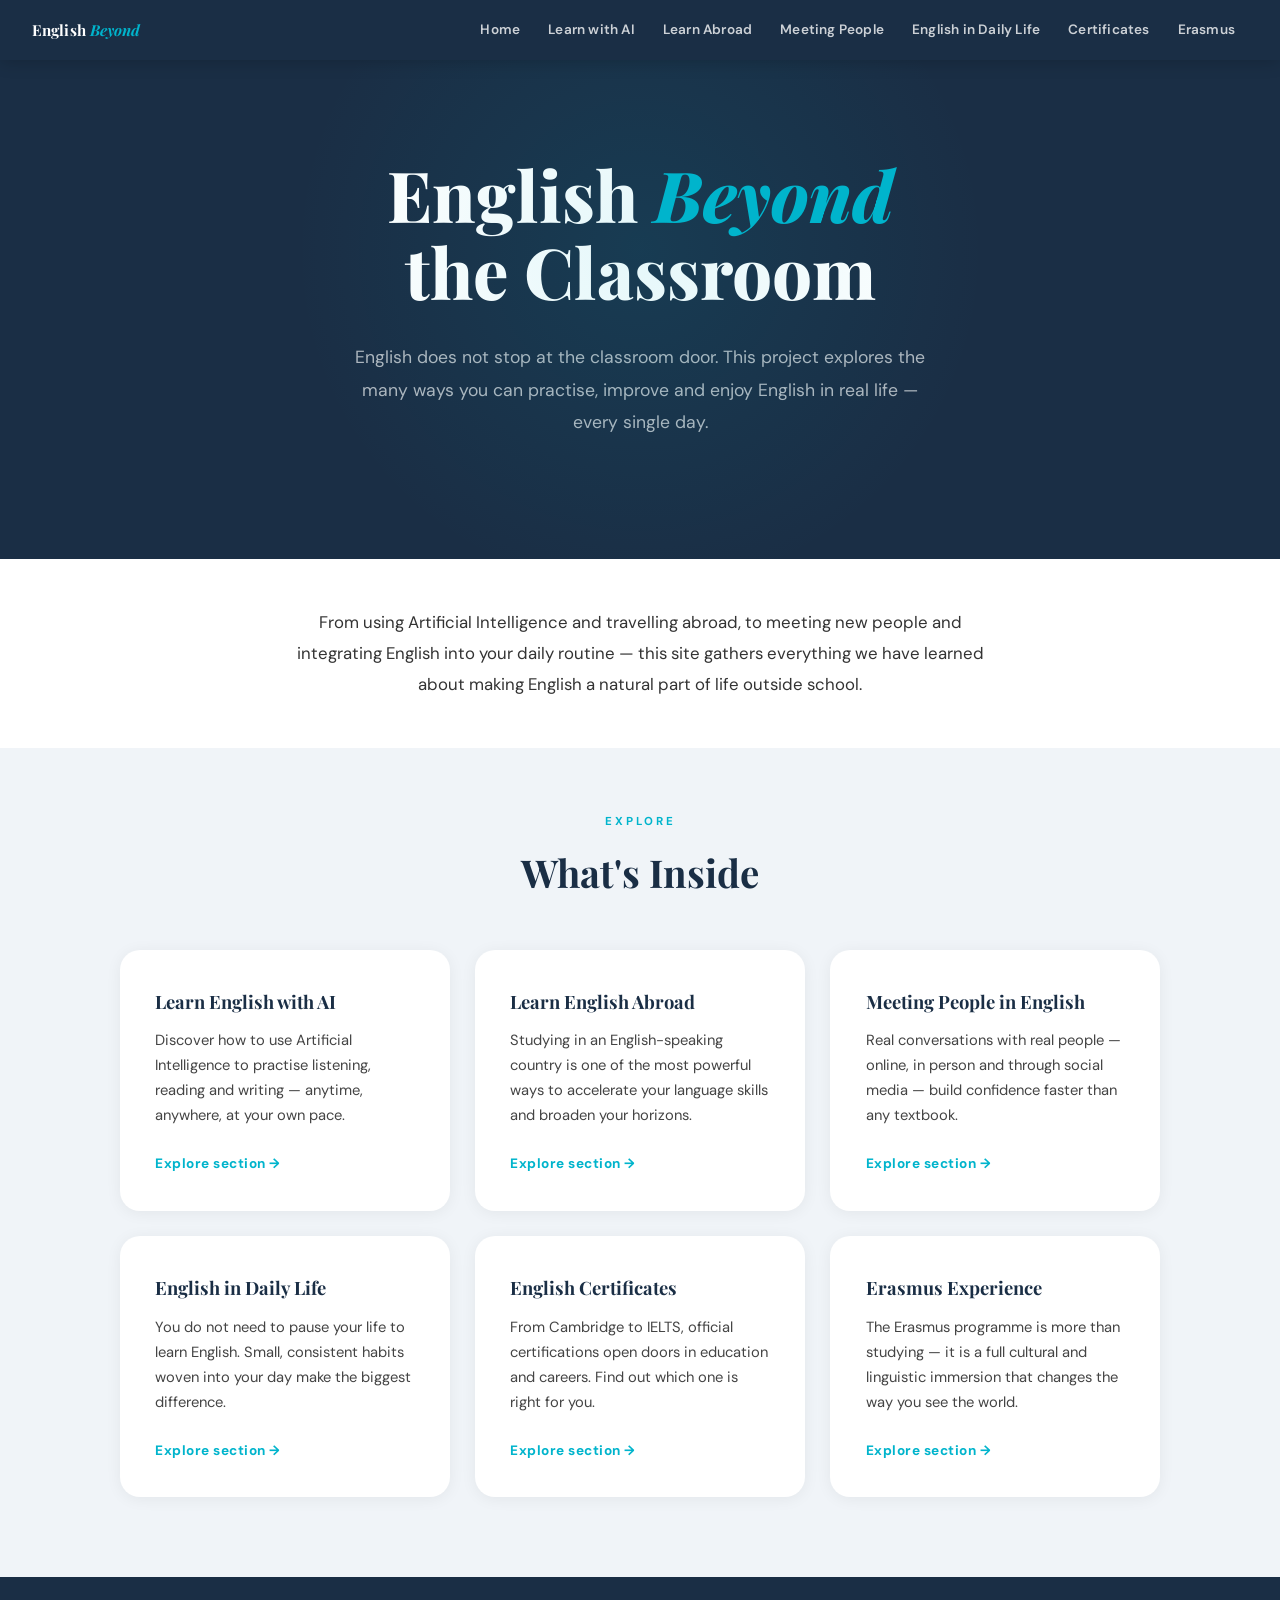
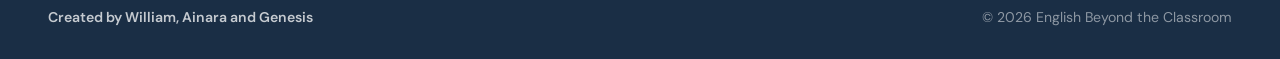
<file: index.html>
<!DOCTYPE html>
<html lang="en">
<head>
    <meta charset="UTF-8">
    <meta http-equiv="refresh" content="0; url=html/index.html">
    <title>English Beyond the Classroom</title>
</head>
<body>
    <p>Redirecting... <a href="html/index.html">Click here if not redirected</a></p>
</body>
</html>
</file>
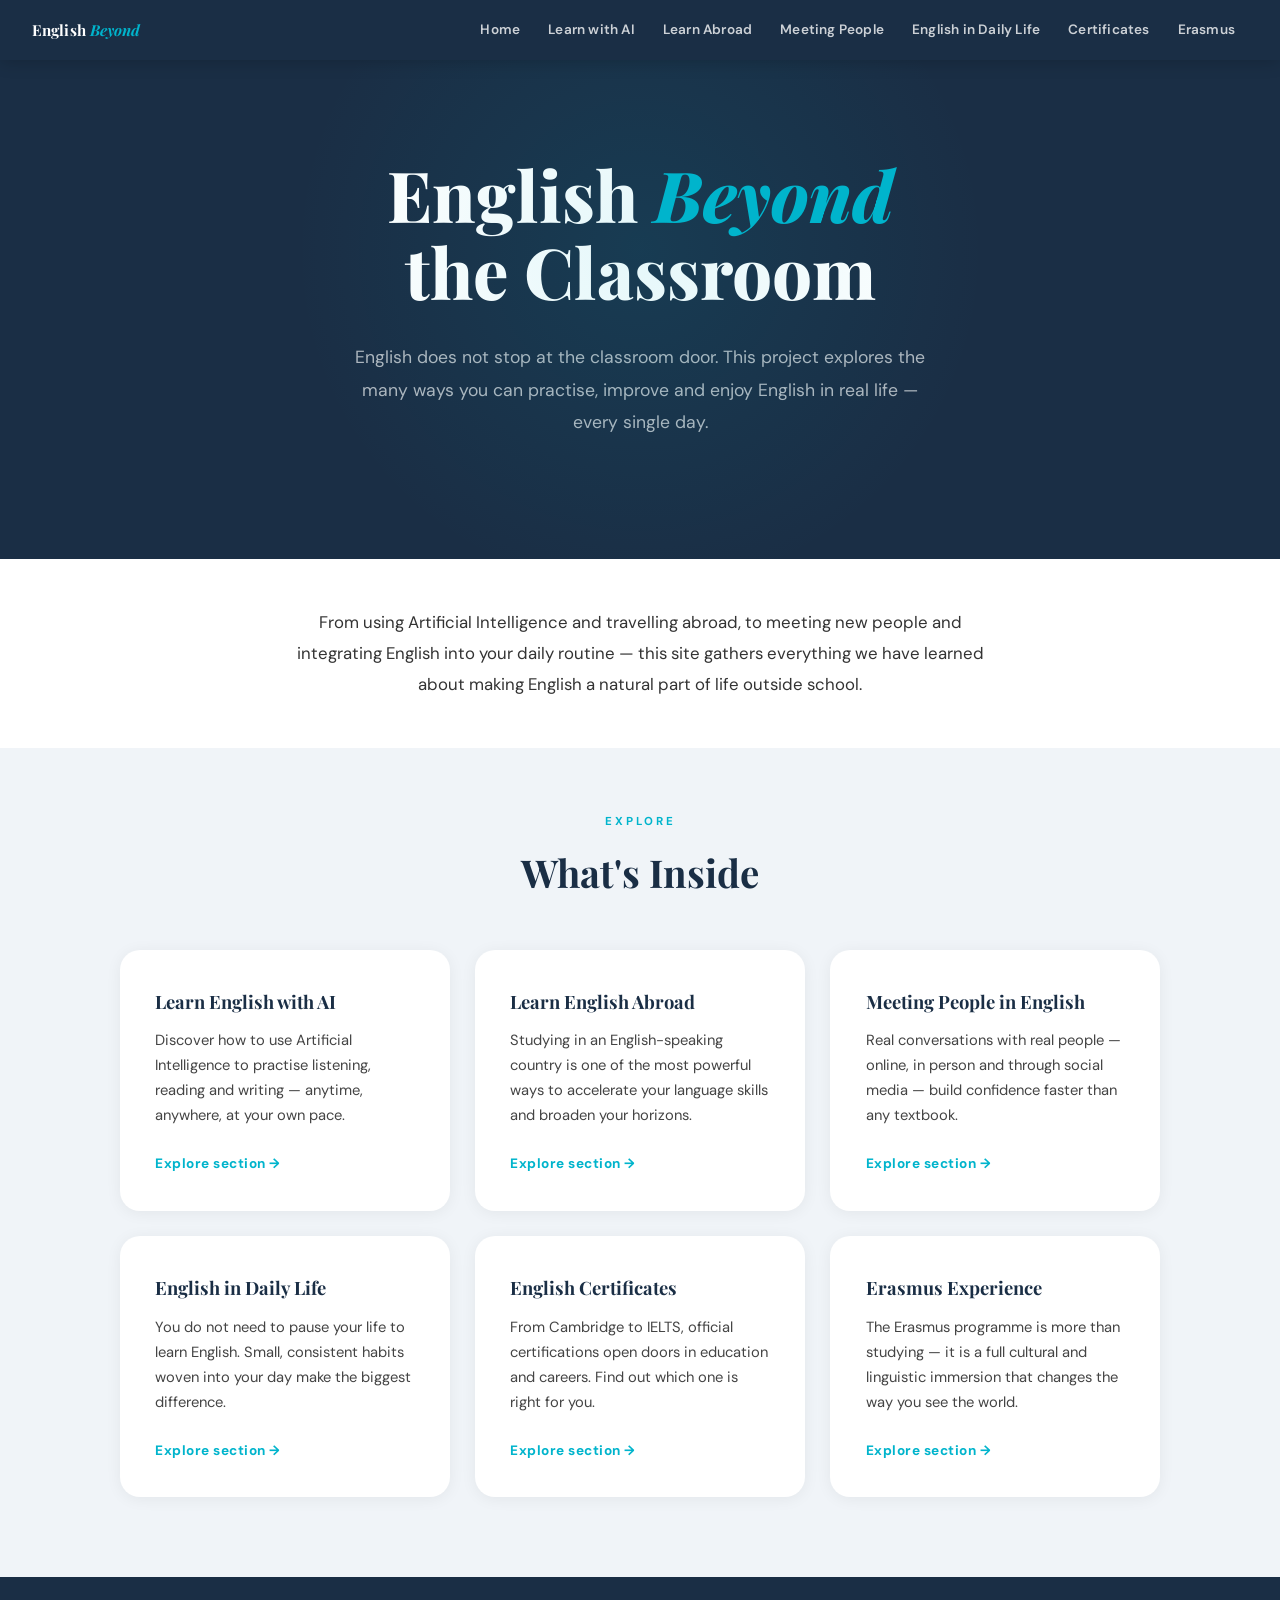
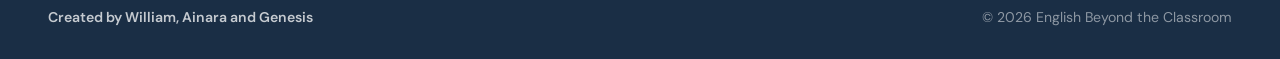
<file: html/index.html>
<!DOCTYPE html>
<html lang="en">
<head>
    <meta charset="UTF-8">
    <meta name="viewport" content="width=device-width, initial-scale=1.0">
    <title>Home - English Beyond the Classroom</title>
    <link rel="stylesheet" href="../css/styles.css">
    <link rel="stylesheet" href="../css/home.css">
</head>
<body>

    <header>
        <nav>
            <a href="index.html" class="nav-brand">English <em>Beyond</em></a>
            <input type="checkbox" id="nav-toggle" class="nav-toggle-input">
            <label for="nav-toggle" class="nav-toggle-label" aria-label="Open menu">
                <span></span>
                <span></span>
                <span></span>
            </label>
            <ul>
                <li><a href="index.html">Home</a></li>
                <li><a href="learn-english-ia.html">Learn with AI</a></li>
                <li><a href="learn-english-abroad.html">Learn Abroad</a></li>
                <li><a href="meeting-people-in-english.html">Meeting People</a></li>
                <li><a href="english-part-of-your-life.html">English in Daily Life</a></li>
                <li><a href="certificates.html">Certificates</a></li>
                <li><a href="erasmus.html">Erasmus</a></li>
            </ul>
        </nav>
    </header>

    <!-- ═══════════════ HERO ═══════════════ -->
    <section class="hero">
        <h1>English <span>Beyond</span><br>the Classroom</h1>
        <p class="hero-desc">
            English does not stop at the classroom door. This project explores the many ways you can practise, improve and enjoy English in real life — every single day.
        </p>
    </section>

    <!-- ═══════════════ INTRO BAND ═══════════════ -->
    <div class="intro-band">
        <p>
            From using Artificial Intelligence and travelling abroad, to meeting new people and integrating English into your daily routine — this site gathers everything we have learned about making English a natural part of life outside school.
        </p>
    </div>

    <!-- ═══════════════ TOPIC CARDS ═══════════════ -->
    <div class="topics-section">
        <div class="section-header">
            <span class="overline">Explore</span>
            <h2>What's Inside</h2>
        </div>

        <div class="cards-grid">

            <a href="learn-english-ia.html" class="topic-card">
                <h3>Learn English with AI</h3>
                <p>Discover how to use Artificial Intelligence to practise listening, reading and writing — anytime, anywhere, at your own pace.</p>
                <span class="tc-link">Explore section →</span>
            </a>

            <a href="learn-english-abroad.html" class="topic-card">
                <h3>Learn English Abroad</h3>
                <p>Studying in an English-speaking country is one of the most powerful ways to accelerate your language skills and broaden your horizons.</p>
                <span class="tc-link">Explore section →</span>
            </a>

            <a href="meeting-people-in-english.html" class="topic-card">
                <h3>Meeting People in English</h3>
                <p>Real conversations with real people — online, in person and through social media — build confidence faster than any textbook.</p>
                <span class="tc-link">Explore section →</span>
            </a>

            <a href="english-part-of-your-life.html" class="topic-card">
                <h3>English in Daily Life</h3>
                <p>You do not need to pause your life to learn English. Small, consistent habits woven into your day make the biggest difference.</p>
                <span class="tc-link">Explore section →</span>
            </a>

            <a href="certificates.html" class="topic-card">
                <h3>English Certificates</h3>
                <p>From Cambridge to IELTS, official certifications open doors in education and careers. Find out which one is right for you.</p>
                <span class="tc-link">Explore section →</span>
            </a>

            <a href="erasmus.html" class="topic-card">
                <h3>Erasmus Experience</h3>
                <p>The Erasmus programme is more than studying — it is a full cultural and linguistic immersion that changes the way you see the world.</p>
                <span class="tc-link">Explore section →</span>
            </a>

        </div>
    </div>

    <footer>
        <section><p>Created by William, Ainara and Genesis</p></section>
        <section><p>&copy; 2026 English Beyond the Classroom</p></section>
    </footer>

</body>
</html>
</file>
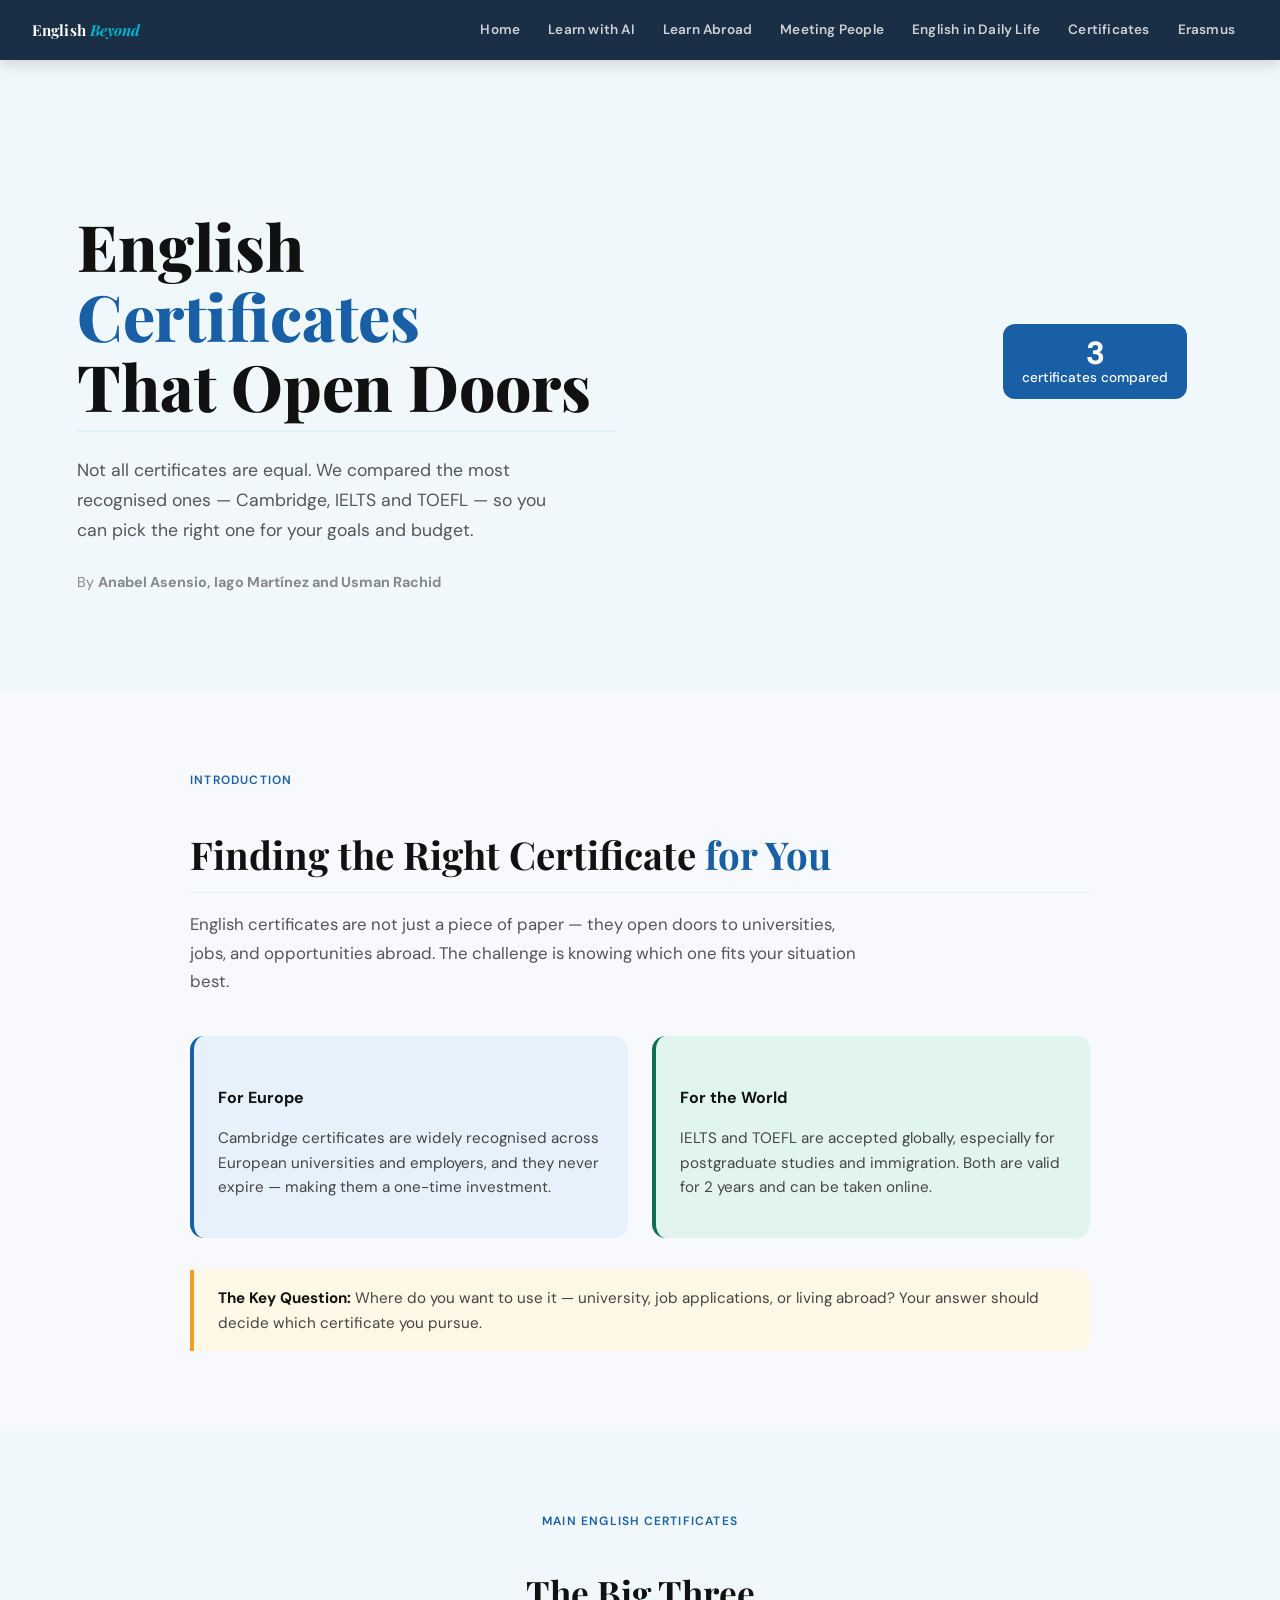
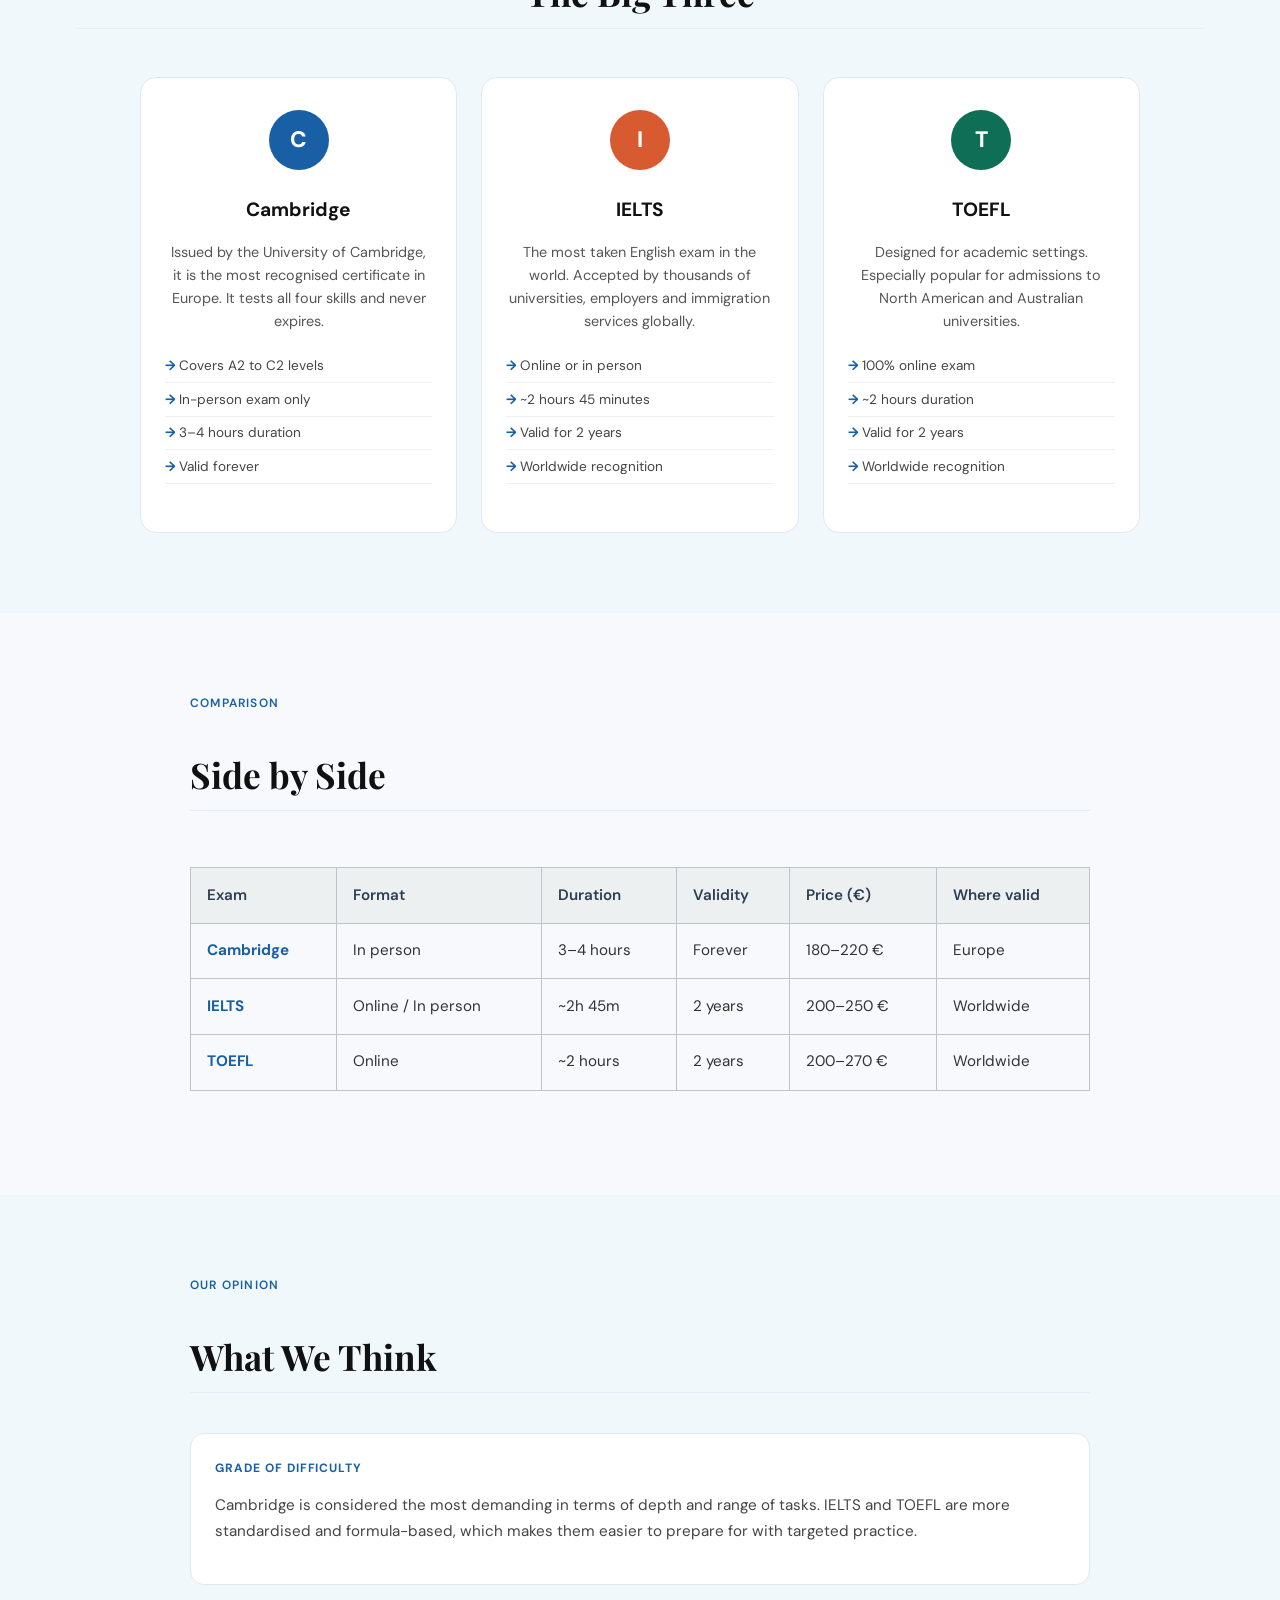
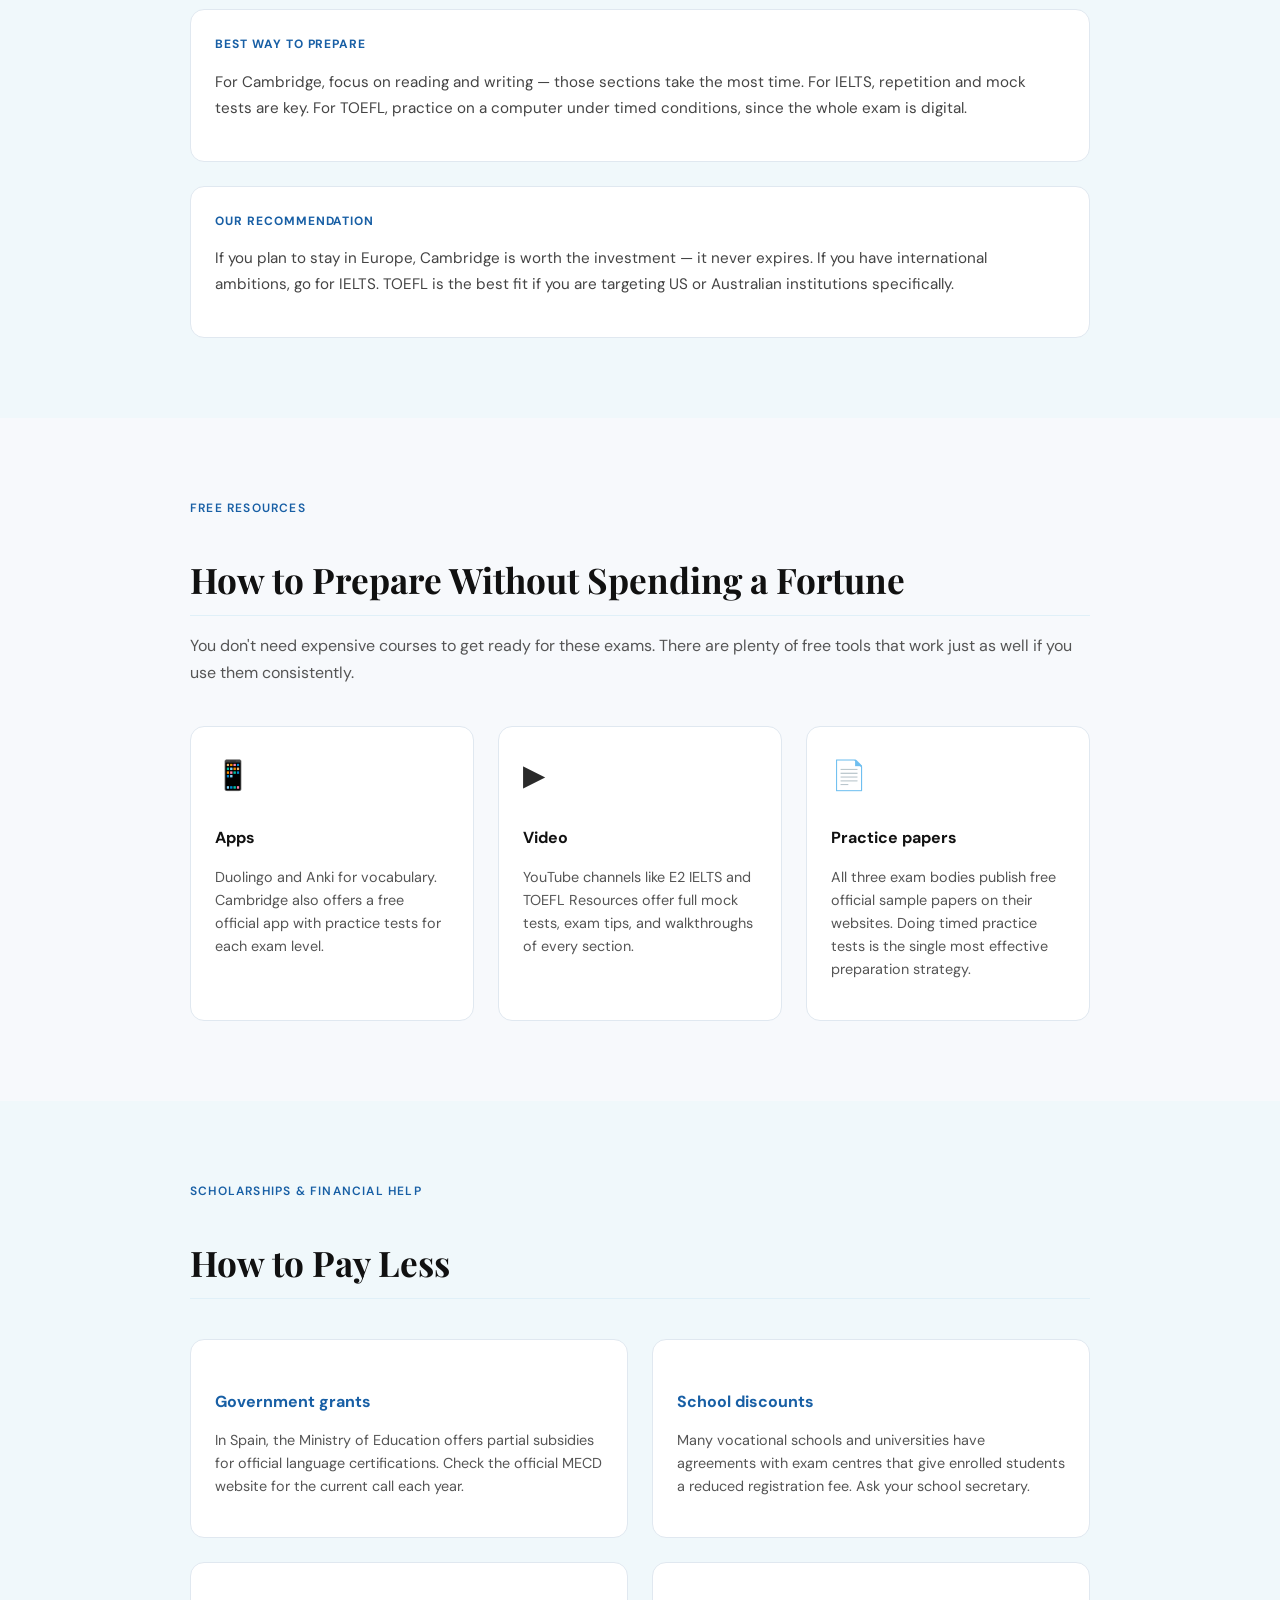
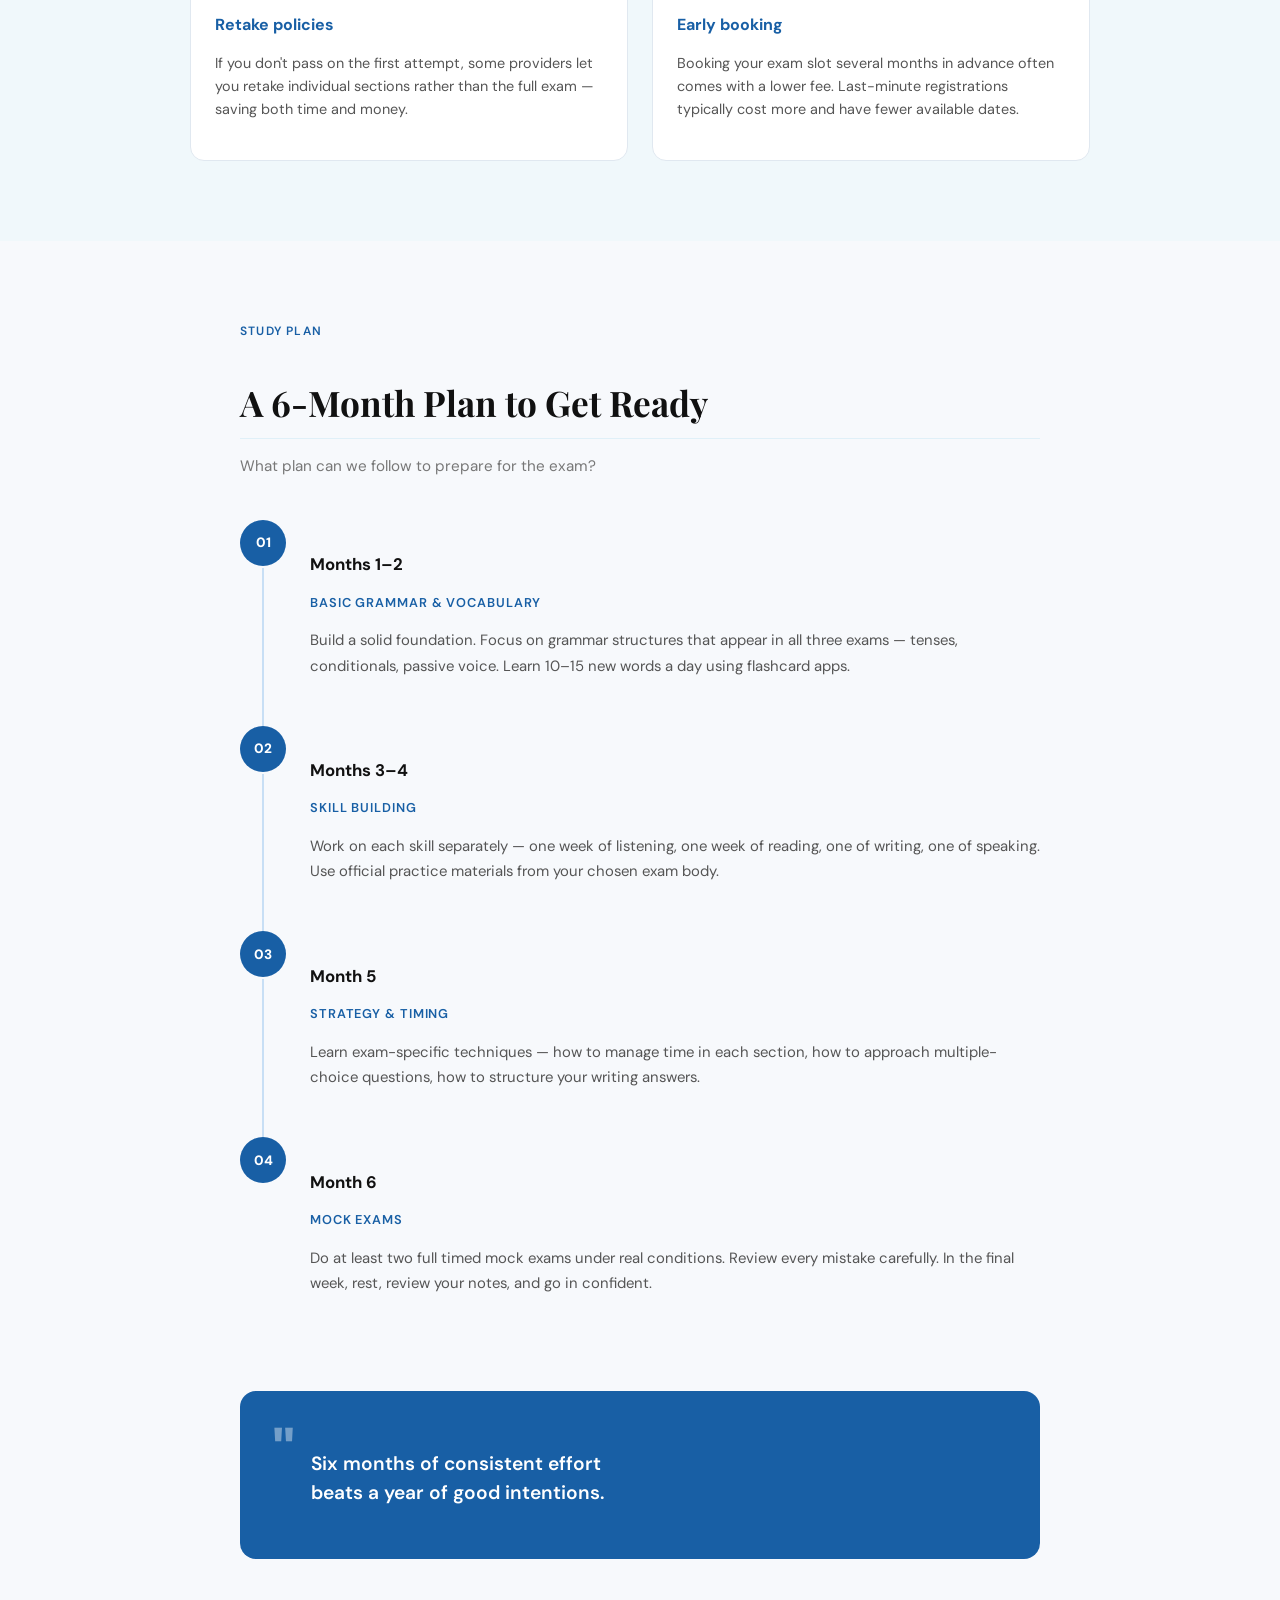
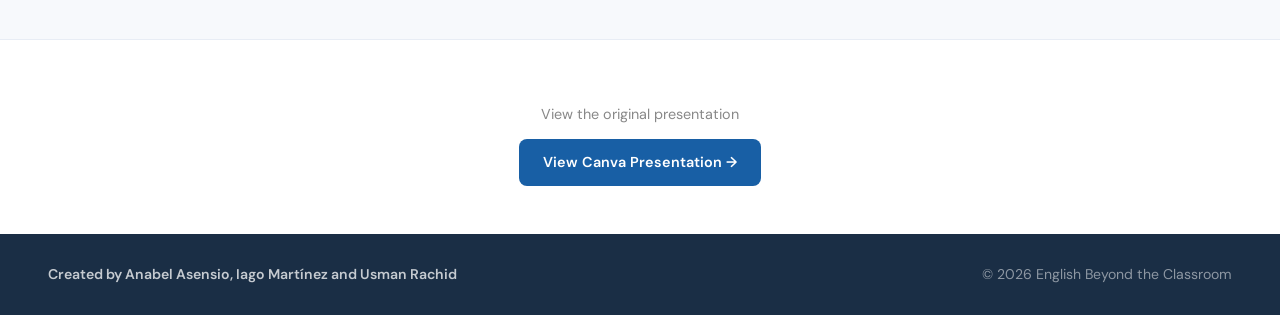
<file: html/certificates.html>
<!DOCTYPE html>
<html lang="en">
<head>
    <meta charset="UTF-8">
    <meta name="viewport" content="width=device-width, initial-scale=1.0">
    <title>English Certificates - English Beyond the Classroom</title>
    <link rel="stylesheet" href="../css/styles.css">
    <link rel="stylesheet" href="../css/certificates.css">
</head>
<body>

    <header>
        <nav>
            <a href="index.html" class="nav-brand">English <em>Beyond</em></a>
            <input type="checkbox" id="nav-toggle" class="nav-toggle-input">
            <label for="nav-toggle" class="nav-toggle-label" aria-label="Open menu">
                <span></span>
                <span></span>
                <span></span>
            </label>
            <ul>
                <li><a href="index.html">Home</a></li>
                <li><a href="learn-english-ia.html">Learn with AI</a></li>
                <li><a href="learn-english-abroad.html">Learn Abroad</a></li>
                <li><a href="meeting-people-in-english.html">Meeting People</a></li>
                <li><a href="english-part-of-your-life.html">English in Daily Life</a></li>
                <li><a href="certificates.html">Certificates</a></li>
                <li><a href="erasmus.html">Erasmus</a></li>
            </ul>
        </nav>
    </header>

    <!-- ═══════════════ HERO ═══════════════ -->
    <section class="hero">
        <div class="hero-text">
            <h1>English<br><span>Certificates</span><br>That Open Doors</h1>
            <p class="hero-desc">Not all certificates are equal. We compared the most recognised ones — Cambridge, IELTS and TOEFL — so you can pick the right one for your goals and budget.</p>
            <p class="authors-tag">
                By&nbsp;<strong>Anabel Asensio, Iago Martínez and Usman Rachid</strong>
            </p>
        </div>
        <div class="hero-image-col">
            <div class="hero-badge">
                <span>3</span>
                certificates compared
            </div>
        </div>
    </section>

    <!-- ═══════════════ INTRODUCTION ═══════════════ -->
    <section class="concept-strip">
        <div class="concept-strip-inner">
            <span class="overline">Introduction</span>
            <h2>Finding the Right Certificate <em>for You</em></h2>
            <p class="intro-text">
                English certificates are not just a piece of paper — they open doors to universities, jobs, and opportunities abroad. The challenge is knowing which one fits your situation best.
            </p>

            <div class="pathways-grid">
                <div class="pathway-card integrated">
                    <h3>For Europe</h3>
                    <p>Cambridge certificates are widely recognised across European universities and employers, and they never expire — making them a one-time investment.</p>
                </div>
                <div class="pathway-card dedicated">
                    <h3>For the World</h3>
                    <p>IELTS and TOEFL are accepted globally, especially for postgraduate studies and immigration. Both are valid for 2 years and can be taken online.</p>
                </div>
            </div>

            <div class="golden-rule">
                <strong>The Key Question:</strong> Where do you want to use it — university, job applications, or living abroad? Your answer should decide which certificate you pursue.
            </div>
        </div>
    </section>

    <!-- ═══════════════ MAIN CERTIFICATES ═══════════════ -->
    <section class="certs-section">
        <div class="section-header">
            <span class="overline">Main English Certificates</span>
            <h2>The Big Three</h2>
        </div>

        <div class="certs-grid">
            <div class="cert-card">
                <div class="cert-icon cambridge">C</div>
                <h3>Cambridge</h3>
                <p>Issued by the University of Cambridge, it is the most recognised certificate in Europe. It tests all four skills and never expires.</p>
                <ul class="cert-facts">
                    <li>Covers A2 to C2 levels</li>
                    <li>In-person exam only</li>
                    <li>3–4 hours duration</li>
                    <li>Valid forever</li>
                </ul>
            </div>
            <div class="cert-card">
                <div class="cert-icon ielts">I</div>
                <h3>IELTS</h3>
                <p>The most taken English exam in the world. Accepted by thousands of universities, employers and immigration services globally.</p>
                <ul class="cert-facts">
                    <li>Online or in person</li>
                    <li>~2 hours 45 minutes</li>
                    <li>Valid for 2 years</li>
                    <li>Worldwide recognition</li>
                </ul>
            </div>
            <div class="cert-card">
                <div class="cert-icon toefl">T</div>
                <h3>TOEFL</h3>
                <p>Designed for academic settings. Especially popular for admissions to North American and Australian universities.</p>
                <ul class="cert-facts">
                    <li>100% online exam</li>
                    <li>~2 hours duration</li>
                    <li>Valid for 2 years</li>
                    <li>Worldwide recognition</li>
                </ul>
            </div>
        </div>
    </section>

    <!-- ═══════════════ COMPARISON TABLE ═══════════════ -->
    <section class="comparison-section">
        <div class="comparison-inner">
            <span class="overline">Comparison</span>
            <h2>Side by Side</h2>

            <div class="table-wrap">
                <table class="comparison-table">
                    <thead>
                        <tr>
                            <th>Exam</th>
                            <th>Format</th>
                            <th>Duration</th>
                            <th>Validity</th>
                            <th>Price (€)</th>
                            <th>Where valid</th>
                        </tr>
                    </thead>
                    <tbody>
                        <tr>
                            <td><strong>Cambridge</strong></td>
                            <td>In person</td>
                            <td>3–4 hours</td>
                            <td>Forever</td>
                            <td>180–220 €</td>
                            <td>Europe</td>
                        </tr>
                        <tr>
                            <td><strong>IELTS</strong></td>
                            <td>Online / In person</td>
                            <td>~2h 45m</td>
                            <td>2 years</td>
                            <td>200–250 €</td>
                            <td>Worldwide</td>
                        </tr>
                        <tr>
                            <td><strong>TOEFL</strong></td>
                            <td>Online</td>
                            <td>~2 hours</td>
                            <td>2 years</td>
                            <td>200–270 €</td>
                            <td>Worldwide</td>
                        </tr>
                    </tbody>
                </table>
            </div>
        </div>
    </section>

    <!-- ═══════════════ OPINION ═══════════════ -->
    <section class="opinion-section">
        <div class="opinion-inner">
            <span class="overline">Our Opinion</span>
            <h2>What We Think</h2>

            <div class="opinion-grid">
                <div class="opinion-item">
                    <div class="opinion-label">Grade of difficulty</div>
                    <p>Cambridge is considered the most demanding in terms of depth and range of tasks. IELTS and TOEFL are more standardised and formula-based, which makes them easier to prepare for with targeted practice.</p>
                </div>
                <div class="opinion-item">
                    <div class="opinion-label">Best way to prepare</div>
                    <p>For Cambridge, focus on reading and writing — those sections take the most time. For IELTS, repetition and mock tests are key. For TOEFL, practice on a computer under timed conditions, since the whole exam is digital.</p>
                </div>
                <div class="opinion-item">
                    <div class="opinion-label">Our recommendation</div>
                    <p>If you plan to stay in Europe, Cambridge is worth the investment — it never expires. If you have international ambitions, go for IELTS. TOEFL is the best fit if you are targeting US or Australian institutions specifically.</p>
                </div>
            </div>
        </div>
    </section>

    <!-- ═══════════════ FREE RESOURCES ═══════════════ -->
    <section class="resources-section">
        <div class="resources-inner">
            <span class="overline">Free Resources</span>
            <h2>How to Prepare Without Spending a Fortune</h2>
            <p class="resources-intro">You don't need expensive courses to get ready for these exams. There are plenty of free tools that work just as well if you use them consistently.</p>

            <div class="resources-grid">
                <div class="resource-card">
                    <div class="resource-icon">📱</div>
                    <h3>Apps</h3>
                    <p>Duolingo and Anki for vocabulary. Cambridge also offers a free official app with practice tests for each exam level.</p>
                </div>
                <div class="resource-card">
                    <div class="resource-icon">▶</div>
                    <h3>Video</h3>
                    <p>YouTube channels like E2 IELTS and TOEFL Resources offer full mock tests, exam tips, and walkthroughs of every section.</p>
                </div>
                <div class="resource-card">
                    <div class="resource-icon">📄</div>
                    <h3>Practice papers</h3>
                    <p>All three exam bodies publish free official sample papers on their websites. Doing timed practice tests is the single most effective preparation strategy.</p>
                </div>
            </div>
        </div>
    </section>

    <!-- ═══════════════ SCHOLARSHIPS ═══════════════ -->
    <section class="scholarships-section">
        <div class="scholarships-inner">
            <span class="overline">Scholarships & Financial Help</span>
            <h2>How to Pay Less</h2>

            <div class="scholarships-grid">
                <div class="scholarship-item">
                    <h3>Government grants</h3>
                    <p>In Spain, the Ministry of Education offers partial subsidies for official language certifications. Check the official MECD website for the current call each year.</p>
                </div>
                <div class="scholarship-item">
                    <h3>School discounts</h3>
                    <p>Many vocational schools and universities have agreements with exam centres that give enrolled students a reduced registration fee. Ask your school secretary.</p>
                </div>
                <div class="scholarship-item">
                    <h3>Retake policies</h3>
                    <p>If you don't pass on the first attempt, some providers let you retake individual sections rather than the full exam — saving both time and money.</p>
                </div>
                <div class="scholarship-item">
                    <h3>Early booking</h3>
                    <p>Booking your exam slot several months in advance often comes with a lower fee. Last-minute registrations typically cost more and have fewer available dates.</p>
                </div>
            </div>
        </div>
    </section>

    <!-- ═══════════════ STUDY PLAN ═══════════════ -->
    <section class="plan-section">
        <div class="plan-inner">
            <span class="overline">Study Plan</span>
            <h2>A 6-Month Plan to Get Ready</h2>
            <p class="plan-intro">What plan can we follow to prepare for the exam?</p>

            <div class="timeline">
                <div class="timeline-item">
                    <div class="timeline-num">01</div>
                    <div class="timeline-body">
                        <h3>Months 1–2</h3>
                        <p class="timeline-sub">Basic grammar &amp; vocabulary</p>
                        <p>Build a solid foundation. Focus on grammar structures that appear in all three exams — tenses, conditionals, passive voice. Learn 10–15 new words a day using flashcard apps.</p>
                    </div>
                </div>
                <div class="timeline-item">
                    <div class="timeline-num">02</div>
                    <div class="timeline-body">
                        <h3>Months 3–4</h3>
                        <p class="timeline-sub">Skill building</p>
                        <p>Work on each skill separately — one week of listening, one week of reading, one of writing, one of speaking. Use official practice materials from your chosen exam body.</p>
                    </div>
                </div>
                <div class="timeline-item">
                    <div class="timeline-num">03</div>
                    <div class="timeline-body">
                        <h3>Month 5</h3>
                        <p class="timeline-sub">Strategy &amp; timing</p>
                        <p>Learn exam-specific techniques — how to manage time in each section, how to approach multiple-choice questions, how to structure your writing answers.</p>
                    </div>
                </div>
                <div class="timeline-item">
                    <div class="timeline-num">04</div>
                    <div class="timeline-body">
                        <h3>Month 6</h3>
                        <p class="timeline-sub">Mock exams</p>
                        <p>Do at least two full timed mock exams under real conditions. Review every mistake carefully. In the final week, rest, review your notes, and go in confident.</p>
                    </div>
                </div>
            </div>

            <div class="plan-quote">
                <span class="big-q">"</span>
                <p>Six months of consistent effort<br>beats a year of good intentions.</p>
            </div>
        </div>
    </section>

    <!-- ═══════════════ CANVA LINK ═══════════════ -->
    <section class="canva-link-section">
        <p>View the original presentation</p>
        <a href="https://canva.link/g05babdgl35bc2z" target="_blank">View Canva Presentation →</a>
    </section>

    <footer>
        <section><p>Created by Anabel Asensio, Iago Martínez and Usman Rachid</p></section>
        <section><p>&copy; 2026 English Beyond the Classroom</p></section>
    </footer>

</body>
</html>
</file>
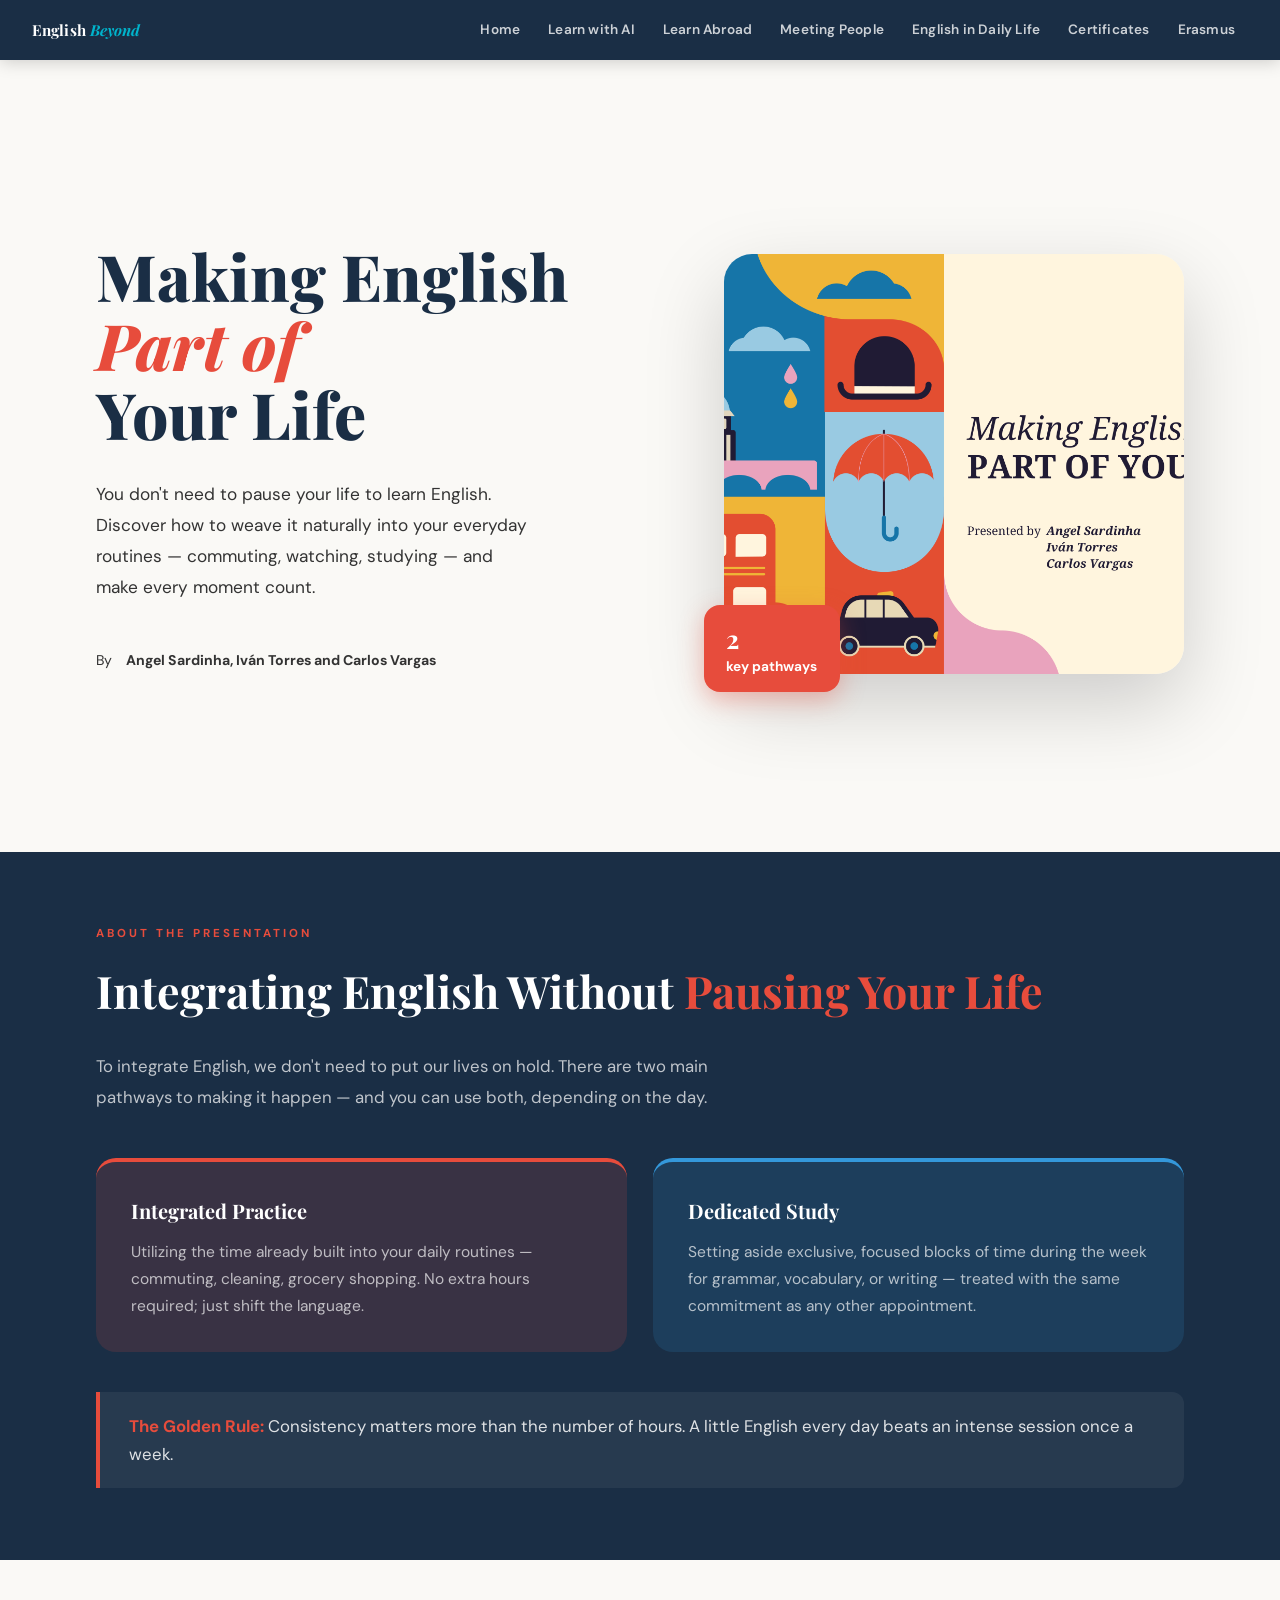
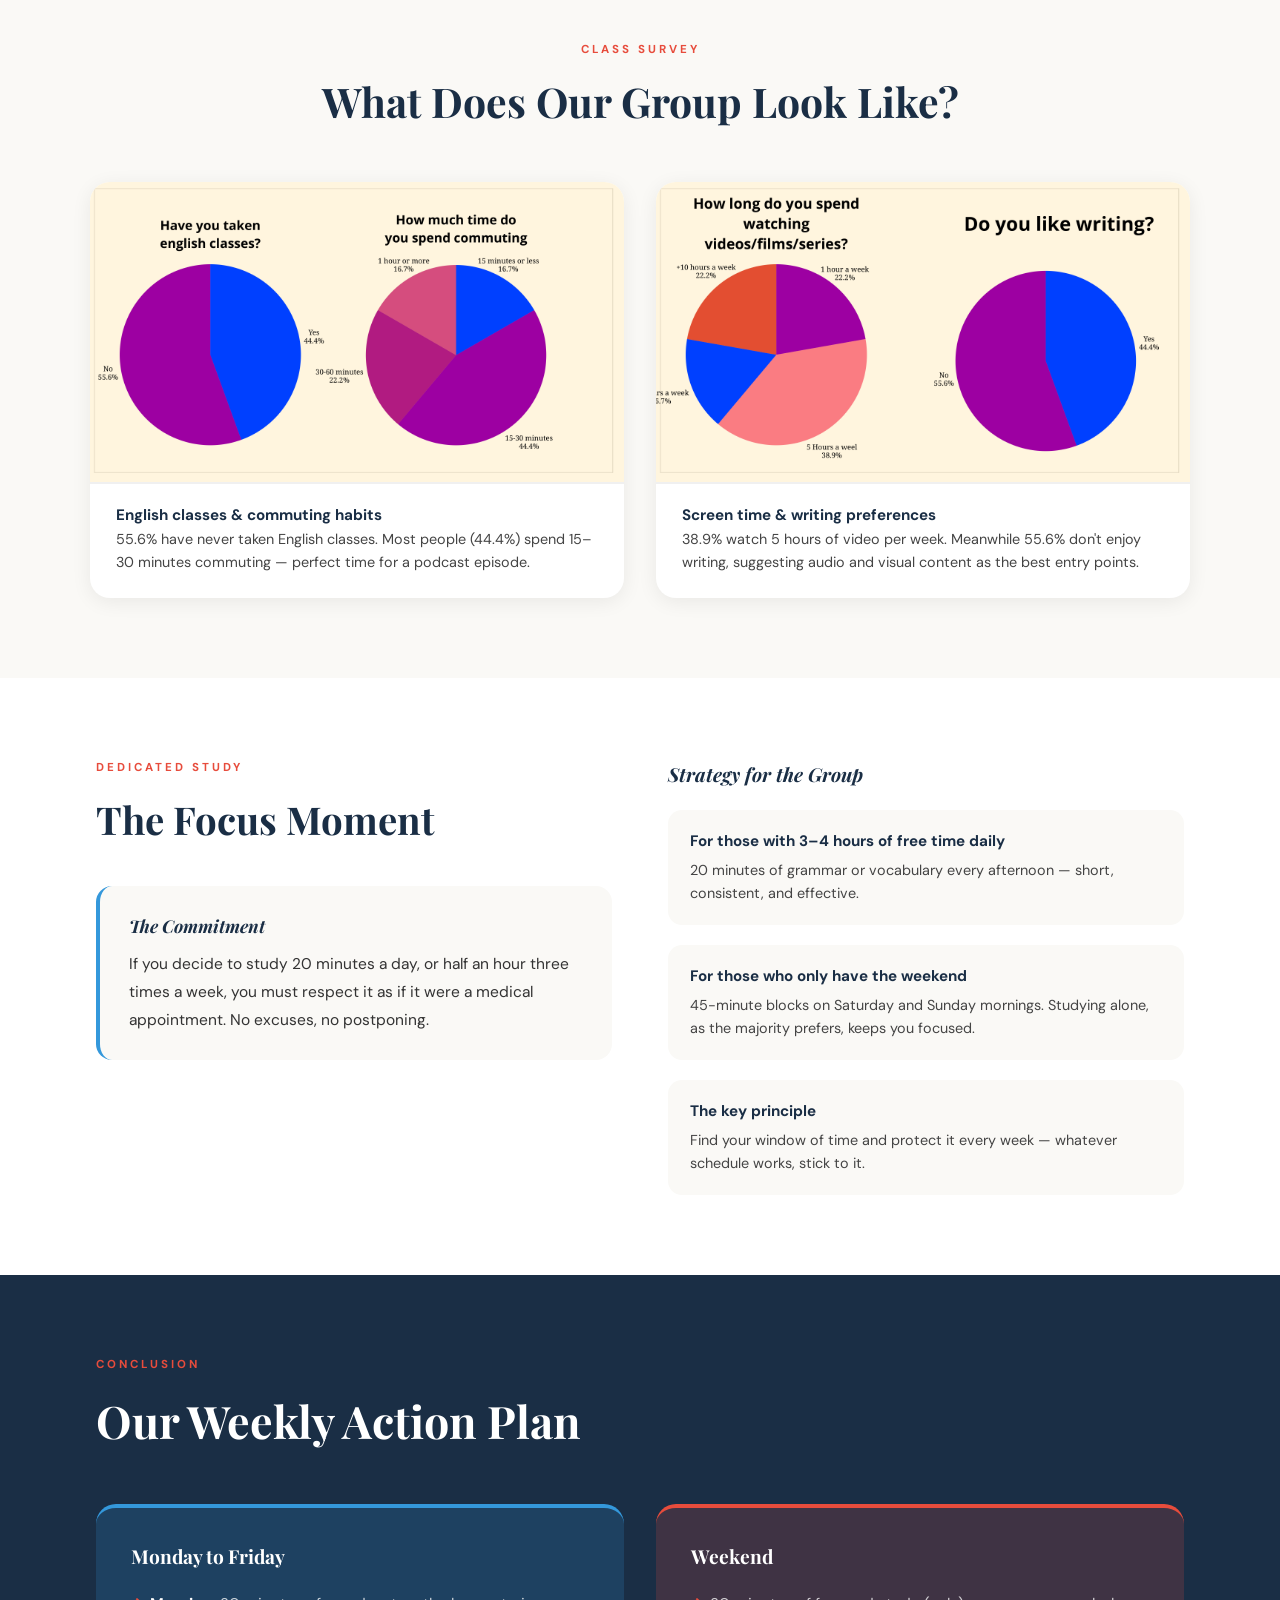
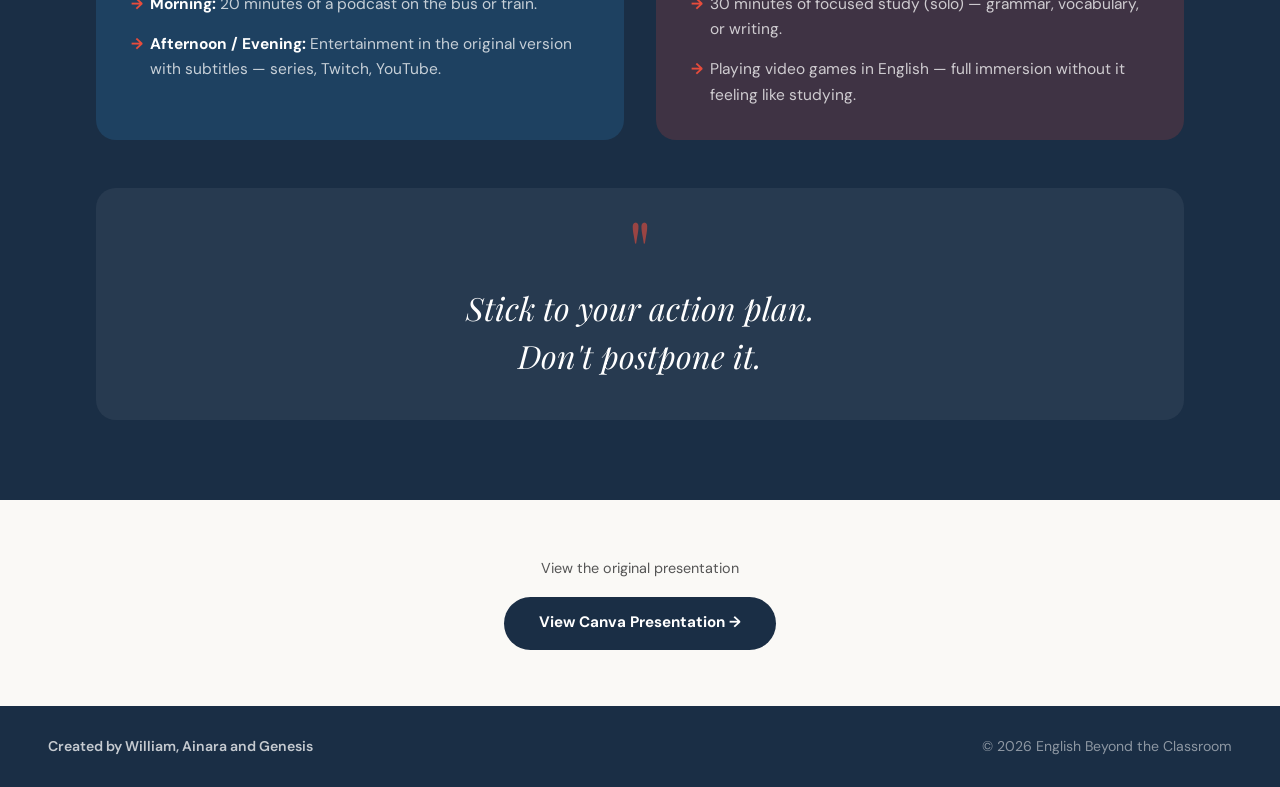
<file: html/english-part-of-your-life.html>
<!DOCTYPE html>
<html lang="en">
<head>
    <meta charset="UTF-8">
    <meta name="viewport" content="width=device-width, initial-scale=1.0">
    <title>Making English Part of Your Life - English Beyond the Classroom</title>
    <link rel="stylesheet" href="../css/styles.css">
    <link rel="stylesheet" href="../css/english-part-of-your-life.css">
</head>
<body>

    <header>
        <nav>
            <a href="index.html" class="nav-brand">English <em>Beyond</em></a>
            <input type="checkbox" id="nav-toggle" class="nav-toggle-input">
            <label for="nav-toggle" class="nav-toggle-label" aria-label="Open menu">
                <span></span>
                <span></span>
                <span></span>
            </label>
            <ul>
                <li><a href="index.html">Home</a></li>
                <li><a href="learn-english-ia.html">Learn with AI</a></li>
                <li><a href="learn-english-abroad.html">Learn Abroad</a></li>
                <li><a href="meeting-people-in-english.html">Meeting People</a></li>
                <li><a href="english-part-of-your-life.html">English in Daily Life</a></li>
                <li><a href="certificates.html">Certificates</a></li>
                <li><a href="erasmus.html">Erasmus</a></li>
            </ul>
        </nav>
    </header>

    <!-- ═══════════════ HERO ═══════════════ -->
    <section class="hero">
        <div class="hero-text">
<h1>Making English<br><span>Part of</span><br>Your Life</h1>
            <p class="hero-desc">You don't need to pause your life to learn English. Discover how to weave it naturally into your everyday routines — commuting, watching, studying — and make every moment count.</p>
            <p class="authors-tag">
                By&nbsp;<strong>Angel Sardinha, Iván Torres and Carlos Vargas</strong>
            </p>
        </div>
        <div class="hero-image-col">
            <img src="../img/epyl_page_1.png" alt="Making English Part of Your Life - London illustration">
            <div class="hero-badge">
                <span>2</span>
                key pathways
            </div>
        </div>
    </section>

    <!-- ═══════════════ KEY CONCEPTS ═══════════════ -->
    <section class="concept-strip">
        <div class="concept-strip-inner">
            <span class="overline">About the Presentation</span>
            <h2>Integrating English Without <em>Pausing Your Life</em></h2>
            <p class="intro-text">
                To integrate English, we don't need to put our lives on hold. There are two main pathways to making it happen — and you can use both, depending on the day.
            </p>

            <div class="pathways-grid">
                <div class="pathway-card integrated">
                    <h3>Integrated Practice</h3>
                    <p>Utilizing the time already built into your daily routines — commuting, cleaning, grocery shopping. No extra hours required; just shift the language.</p>
                </div>
                <div class="pathway-card dedicated">
                    <h3>Dedicated Study</h3>
                    <p>Setting aside exclusive, focused blocks of time during the week for grammar, vocabulary, or writing — treated with the same commitment as any other appointment.</p>
                </div>
            </div>

            <div class="golden-rule">
                <strong>The Golden Rule:</strong> Consistency matters more than the number of hours. A little English every day beats an intense session once a week.
            </div>
        </div>
    </section>

    <!-- ═══════════════ SURVEY RESULTS ═══════════════ -->
    <section class="survey-section">
        <div class="section-header">
            <span class="overline">Class Survey</span>
            <h2>What Does Our Group Look Like?</h2>
        </div>

        <div class="survey-grid">
            <div class="survey-card">
                <img src="../img/epyl_page_3.png" alt="Survey: English classes and commuting time">
                <div class="sc-caption">
                    <strong>English classes &amp; commuting habits</strong><br>
                    55.6% have never taken English classes. Most people (44.4%) spend 15–30 minutes commuting — perfect time for a podcast episode.
                </div>
            </div>
            <div class="survey-card">
                <img src="../img/epyl_page_4.png" alt="Survey: Screen time and writing preferences">
                <div class="sc-caption">
                    <strong>Screen time &amp; writing preferences</strong><br>
                    38.9% watch 5 hours of video per week. Meanwhile 55.6% don't enjoy writing, suggesting audio and visual content as the best entry points.
                </div>
            </div>
        </div>
    </section>

    <!-- ═══════════════ DEDICATED STUDY ═══════════════ -->
    <section class="study-section">
        <div class="study-inner">
            <div class="study-left">
                <span class="overline">Dedicated Study</span>
                <h2>The Focus Moment</h2>
                <div class="commitment-box">
                    <h3>The Commitment</h3>
                    <p>If you decide to study 20 minutes a day, or half an hour three times a week, you must respect it as if it were a medical appointment. No excuses, no postponing.</p>
                </div>
            </div>

            <div class="study-right">
                <h3>Strategy for the Group</h3>
                <div class="study-items">
                    <div class="study-item">
                        <div class="si-body">
                            <strong>For those with 3–4 hours of free time daily</strong>
                            <p>20 minutes of grammar or vocabulary every afternoon — short, consistent, and effective.</p>
                        </div>
                    </div>
                    <div class="study-item">
                        <div class="si-body">
                            <strong>For those who only have the weekend</strong>
                            <p>45-minute blocks on Saturday and Sunday mornings. Studying alone, as the majority prefers, keeps you focused.</p>
                        </div>
                    </div>
                    <div class="study-item">
                        <div class="si-body">
                            <strong>The key principle</strong>
                            <p>Find your window of time and protect it every week — whatever schedule works, stick to it.</p>
                        </div>
                    </div>
                </div>
            </div>
        </div>
    </section>

    <!-- ═══════════════ WEEKLY ACTION PLAN ═══════════════ -->
    <section class="plan-section">
        <div class="plan-inner">
            <span class="overline">Conclusion</span>
            <h2>Our Weekly Action Plan</h2>

            <div class="plan-cols">
                <div class="plan-col weekdays">
                    <h3>Monday to Friday</h3>
                    <ul>
                        <li><strong>Morning:</strong> 20 minutes of a podcast on the bus or train.</li>
                        <li><strong>Afternoon / Evening:</strong> Entertainment in the original version with subtitles — series, Twitch, YouTube.</li>
                    </ul>
                </div>
                <div class="plan-col weekend">
                    <h3>Weekend</h3>
                    <ul>
                        <li>30 minutes of focused study (solo) — grammar, vocabulary, or writing.</li>
                        <li>Playing video games in English — full immersion without it feeling like studying.</li>
                    </ul>
                </div>
            </div>

            <div class="plan-quote">
                <span class="big-q">"</span>
                <p>Stick to your action plan.<br>Don't postpone it.</p>
            </div>
        </div>
    </section>

    <!-- ═══════════════ CANVA LINK ═══════════════ -->
    <section class="canva-link-section">
        <p>View the original presentation</p>
        <a href="https://www.canva.com" target="_blank">View Canva Presentation →</a>
    </section>

    <footer>
        <section><p>Created by William, Ainara and Genesis</p></section>
        <section><p>&copy; 2026 English Beyond the Classroom</p></section>
    </footer>

</body>
</html>
</file>
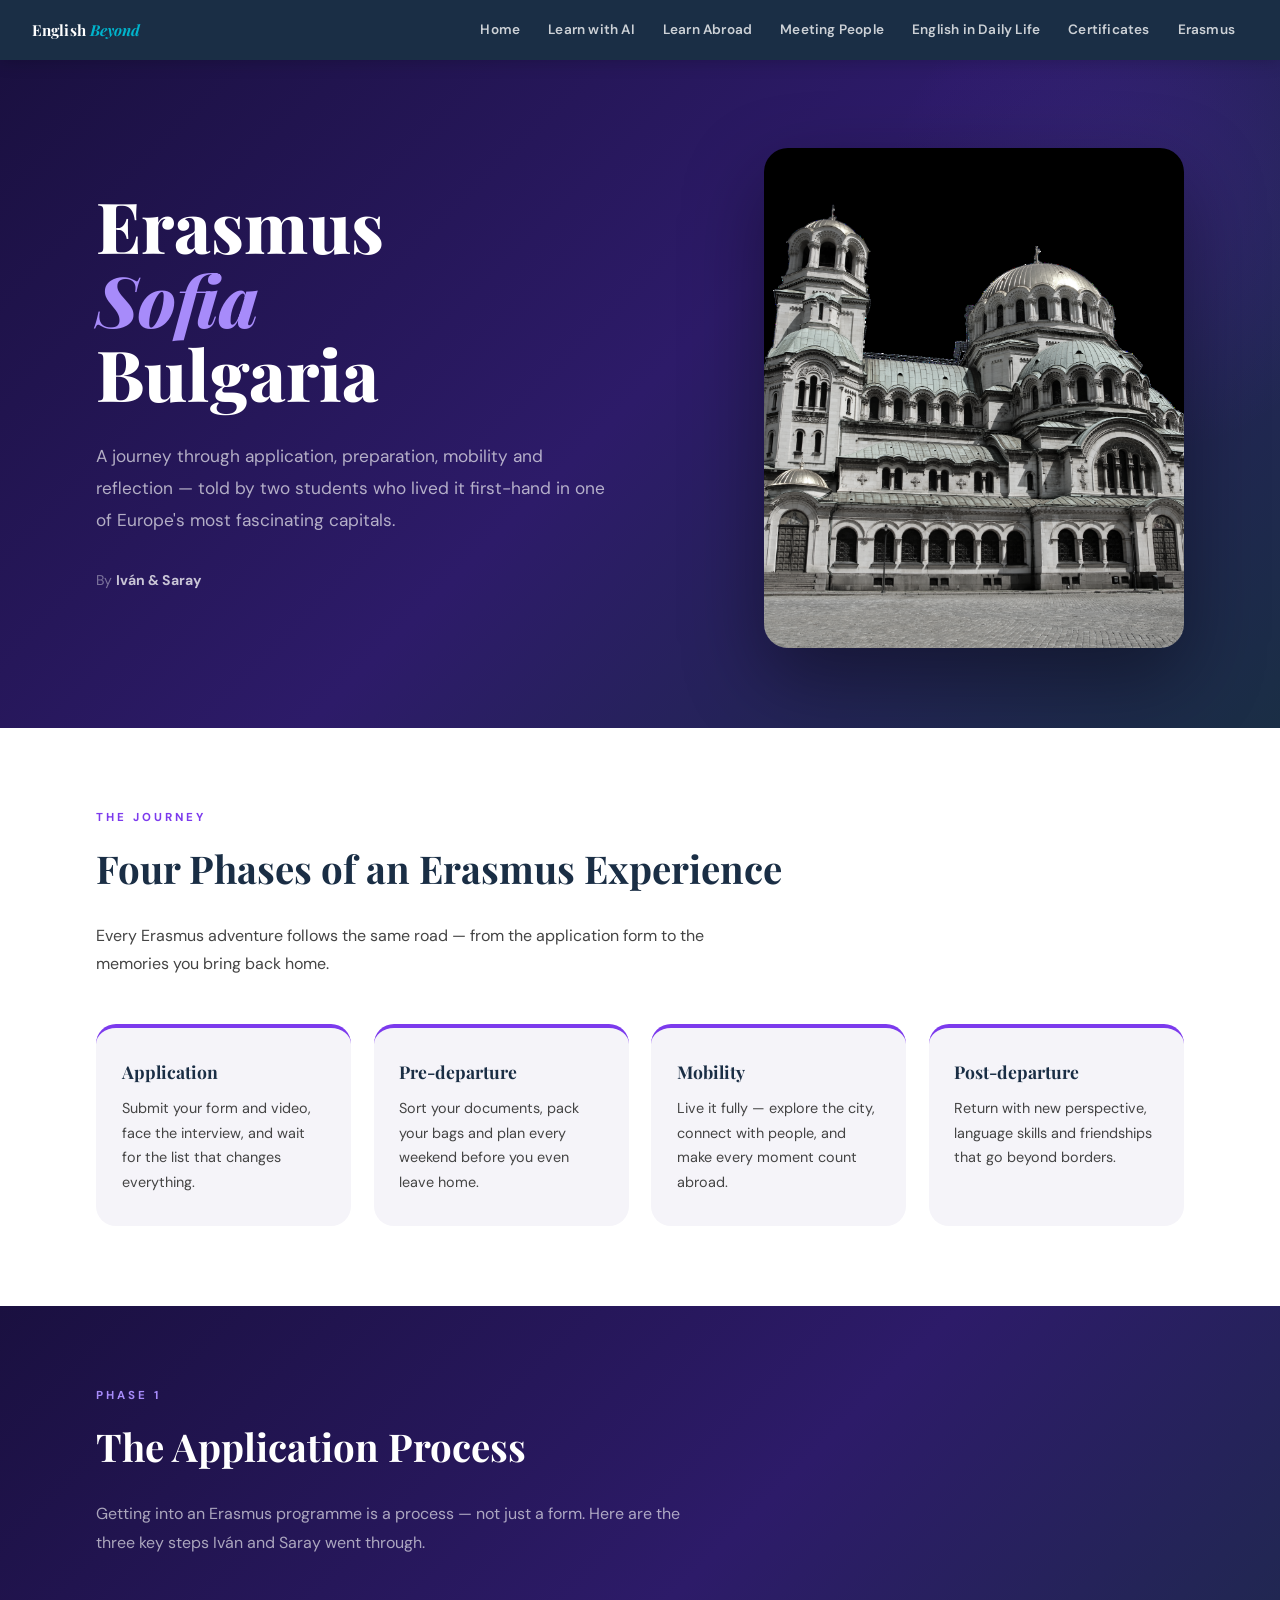
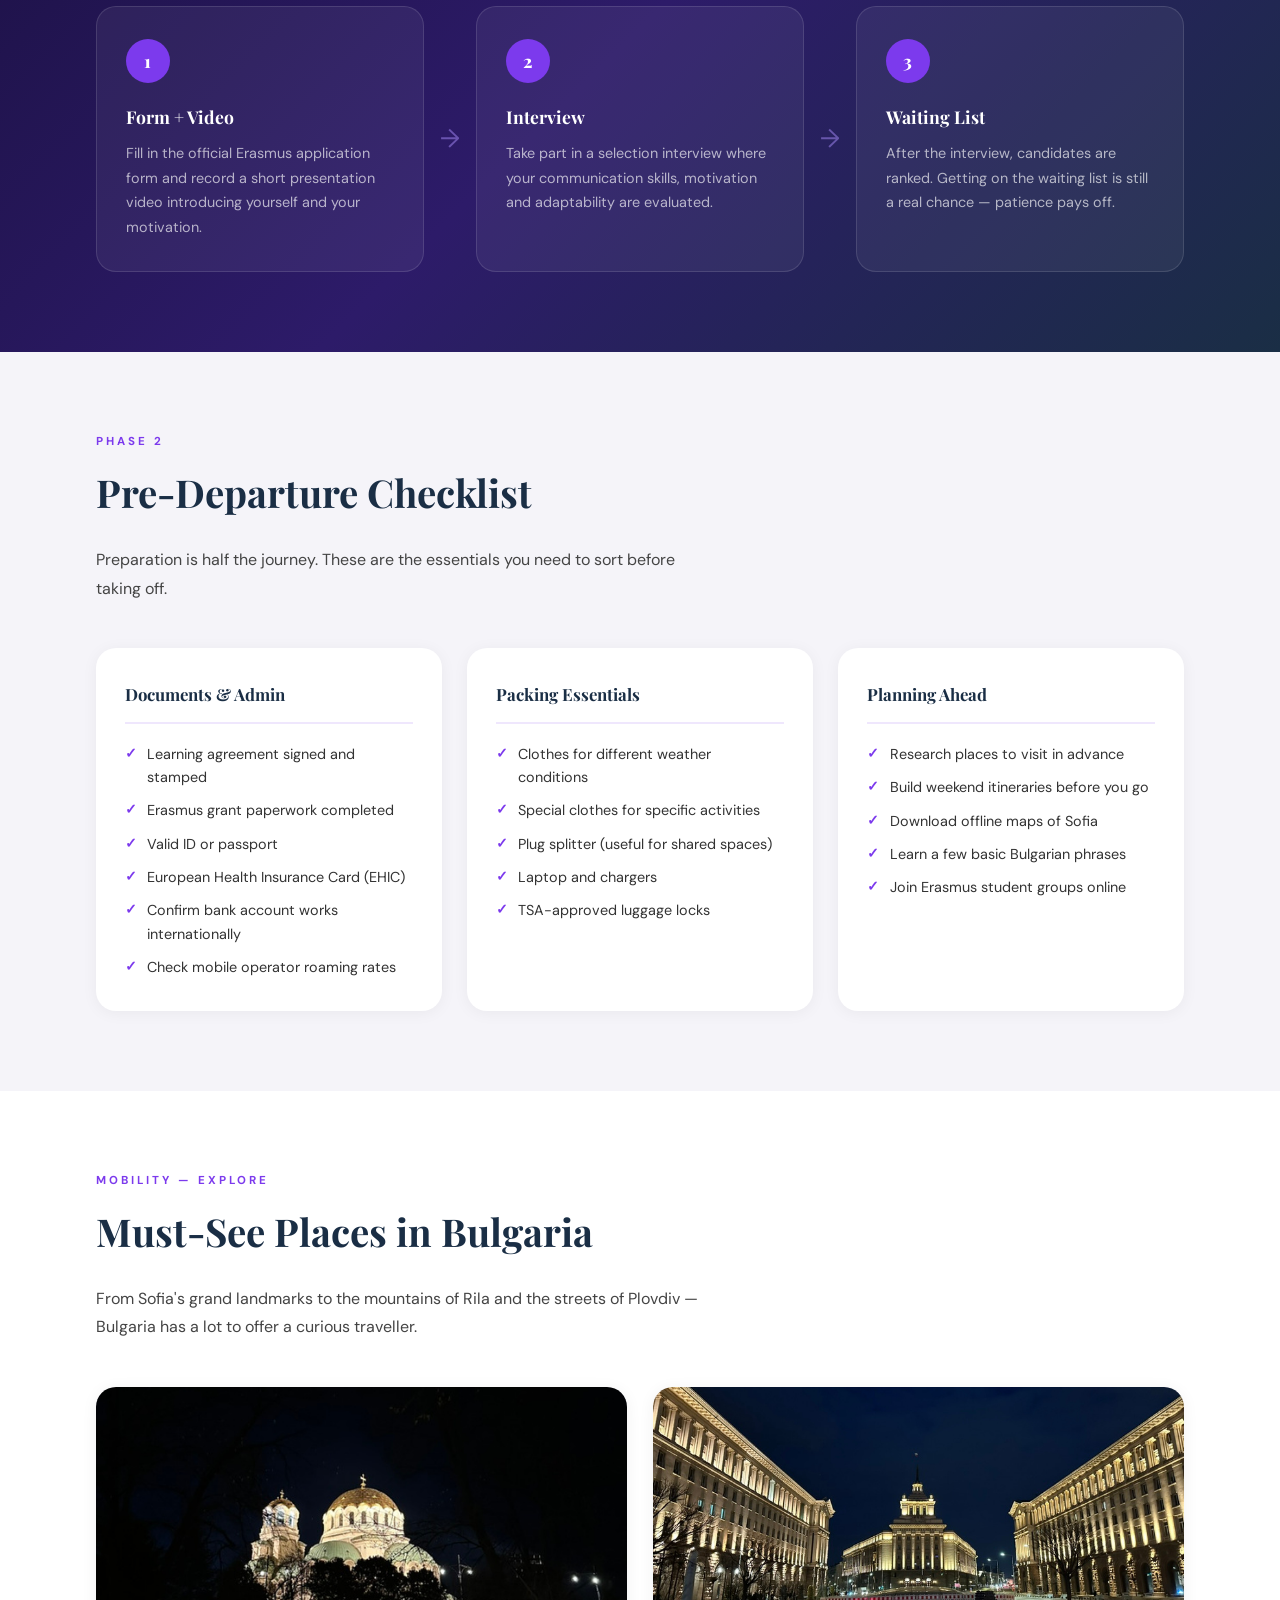
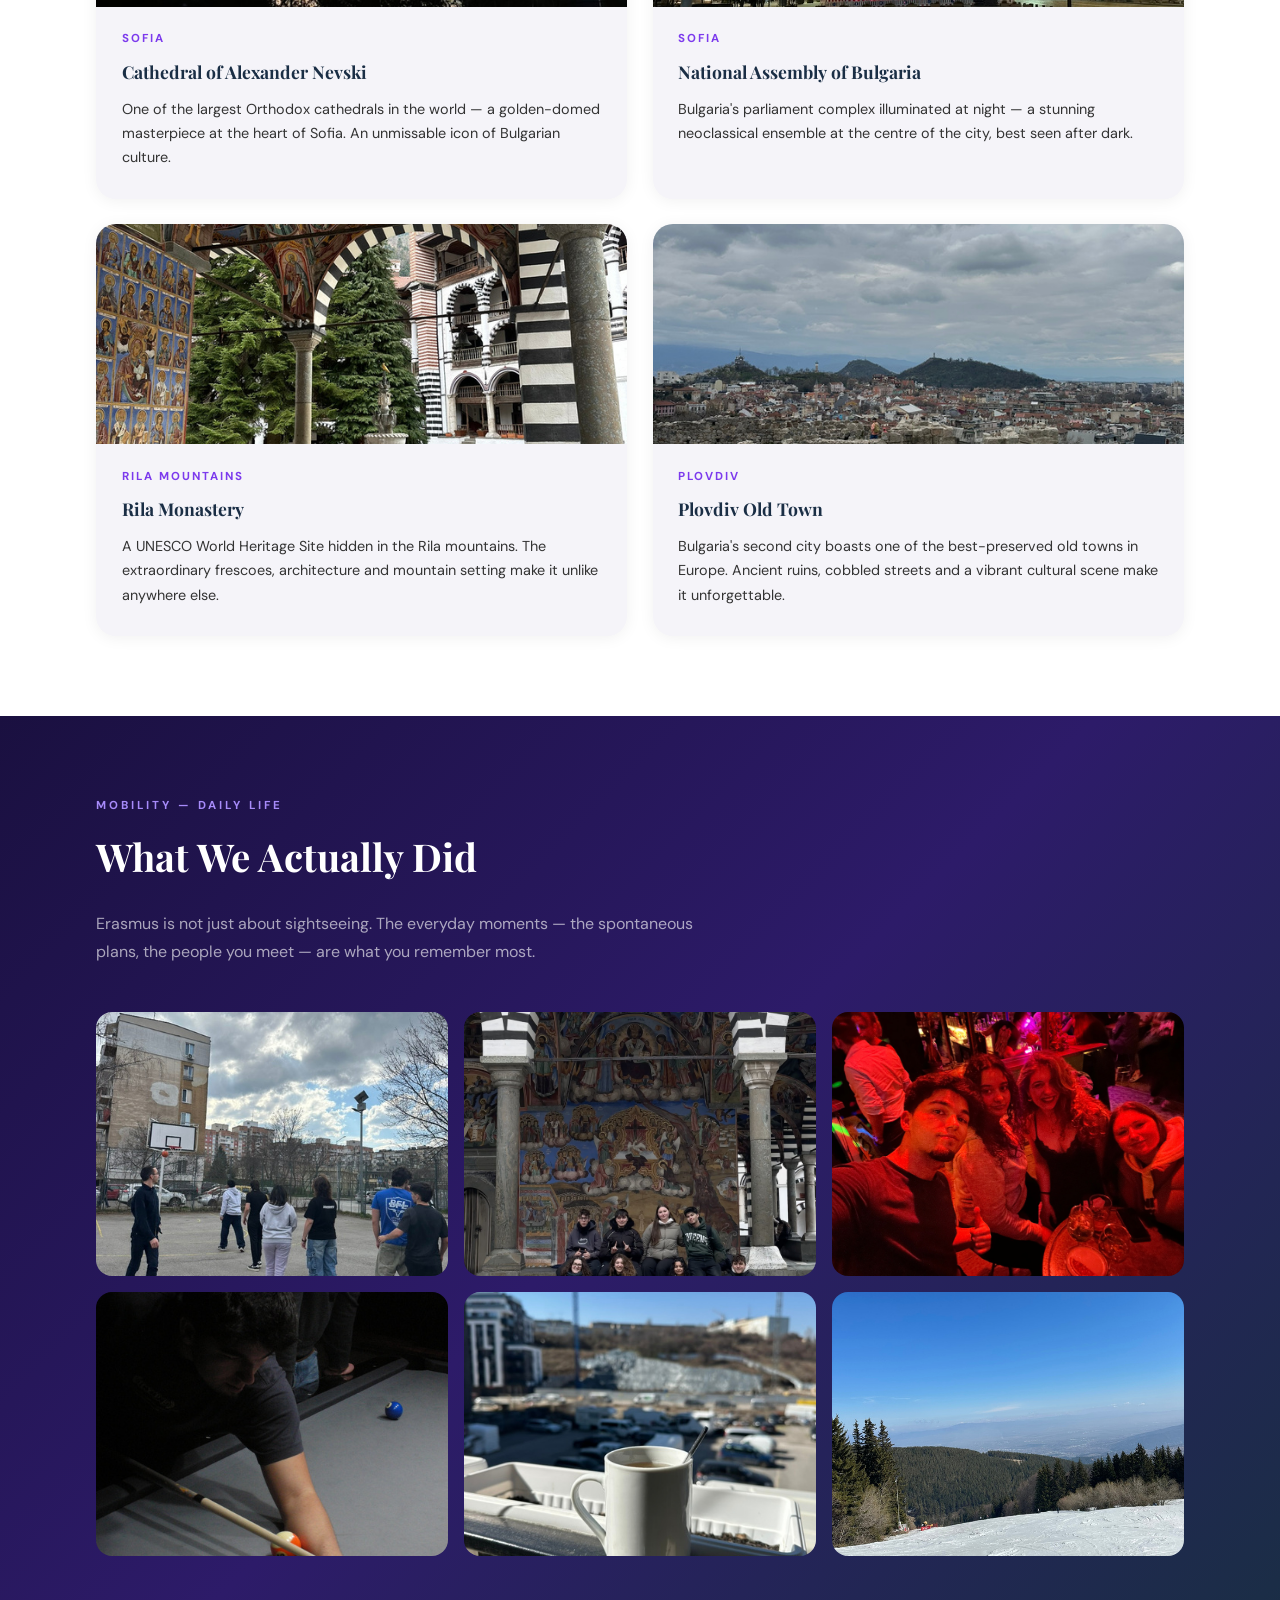
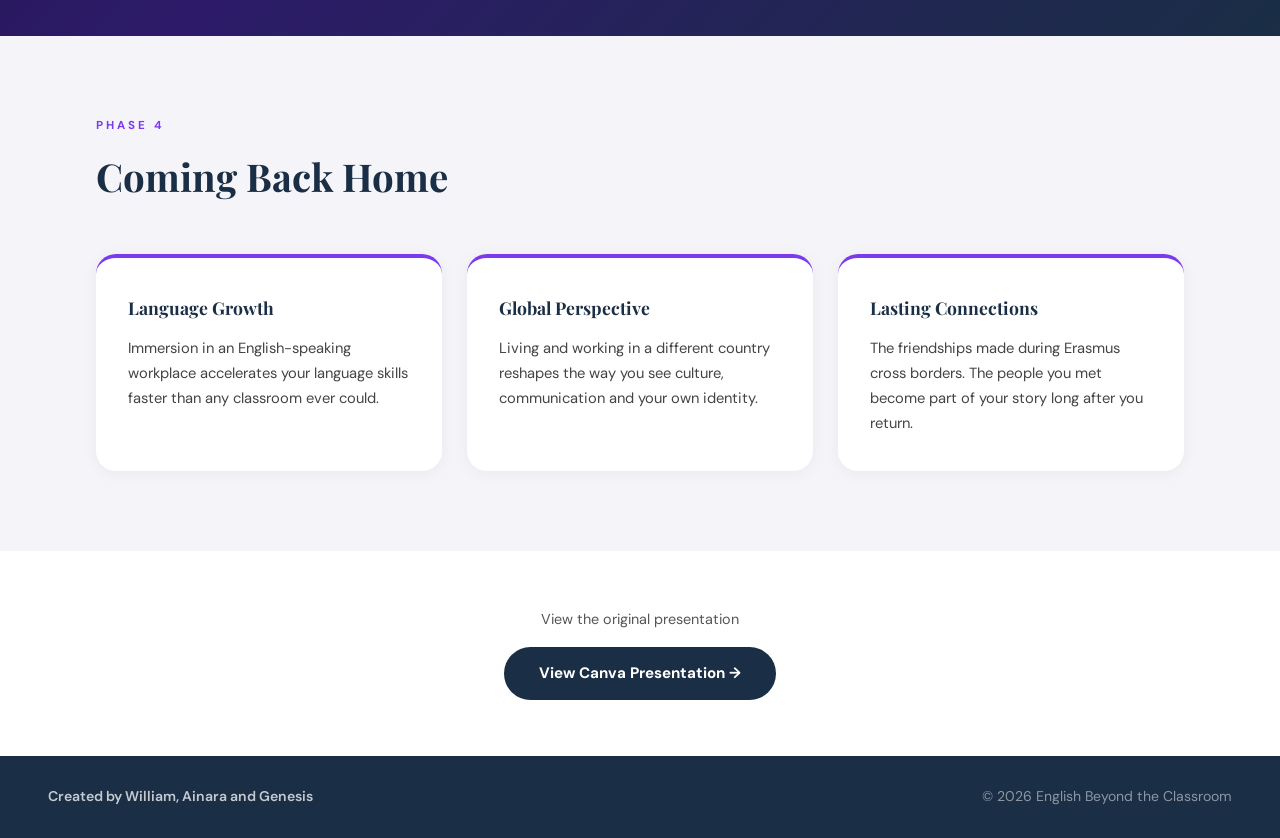
<file: html/erasmus.html>
<!DOCTYPE html>
<html lang="en">
<head>
    <meta charset="UTF-8">
    <meta name="viewport" content="width=device-width, initial-scale=1.0">
    <title>Erasmus Experience - English Beyond the Classroom</title>
    <link rel="stylesheet" href="../css/styles.css">
    <link rel="stylesheet" href="../css/erasmus.css">
</head>
<body>

    <header>
        <nav>
            <a href="index.html" class="nav-brand">English <em>Beyond</em></a>
            <input type="checkbox" id="nav-toggle" class="nav-toggle-input">
            <label for="nav-toggle" class="nav-toggle-label" aria-label="Open menu">
                <span></span>
                <span></span>
                <span></span>
            </label>
            <ul>
                <li><a href="index.html">Home</a></li>
                <li><a href="learn-english-ia.html">Learn with AI</a></li>
                <li><a href="learn-english-abroad.html">Learn Abroad</a></li>
                <li><a href="meeting-people-in-english.html">Meeting People</a></li>
                <li><a href="english-part-of-your-life.html">English in Daily Life</a></li>
                <li><a href="certificates.html">Certificates</a></li>
                <li><a href="erasmus.html">Erasmus</a></li>
            </ul>
        </nav>
    </header>

    <!-- ═══════════════ HERO ═══════════════ -->
    <section class="hero">
        <div class="hero-text">
            <h1>Erasmus<br><span>Sofia</span><br>Bulgaria</h1>
            <p class="hero-desc">A journey through application, preparation, mobility and reflection — told by two students who lived it first-hand in one of Europe's most fascinating capitals.</p>
            <p class="authors-tag">By <strong>Iván &amp; Saray</strong></p>
        </div>
        <div class="hero-img-col">
            <img src="../img/erasmus_p1_img3.png" alt="Cathedral of Alexander Nevski, Sofia">
        </div>
    </section>

    <!-- ═══════════════ PHASES OVERVIEW ═══════════════ -->
    <section class="phases-section">
        <div class="phases-inner">
            <span class="overline">The Journey</span>
            <h2>Four Phases of an Erasmus Experience</h2>
            <p class="phases-intro">Every Erasmus adventure follows the same road — from the application form to the memories you bring back home.</p>

            <div class="phases-grid">
                <div class="phase-card">
                    <h3>Application</h3>
                    <p>Submit your form and video, face the interview, and wait for the list that changes everything.</p>
                </div>
                <div class="phase-card">
                    <h3>Pre-departure</h3>
                    <p>Sort your documents, pack your bags and plan every weekend before you even leave home.</p>
                </div>
                <div class="phase-card">
                    <h3>Mobility</h3>
                    <p>Live it fully — explore the city, connect with people, and make every moment count abroad.</p>
                </div>
                <div class="phase-card">
                    <h3>Post-departure</h3>
                    <p>Return with new perspective, language skills and friendships that go beyond borders.</p>
                </div>
            </div>
        </div>
    </section>

    <!-- ═══════════════ APPLICATION PROCESS ═══════════════ -->
    <section class="process-section">
        <div class="process-inner">
            <span class="overline">Phase 1</span>
            <h2>The Application Process</h2>
            <p class="section-intro">Getting into an Erasmus programme is a process — not just a form. Here are the three key steps Iván and Saray went through.</p>

            <div class="steps-flow">
                <div class="step-item">
                    <div class="step-circle">1</div>
                    <div class="step-body">
                        <h3>Form + Video</h3>
                        <p>Fill in the official Erasmus application form and record a short presentation video introducing yourself and your motivation.</p>
                    </div>
                </div>
                <div class="step-arrow">→</div>
                <div class="step-item">
                    <div class="step-circle">2</div>
                    <div class="step-body">
                        <h3>Interview</h3>
                        <p>Take part in a selection interview where your communication skills, motivation and adaptability are evaluated.</p>
                    </div>
                </div>
                <div class="step-arrow">→</div>
                <div class="step-item">
                    <div class="step-circle">3</div>
                    <div class="step-body">
                        <h3>Waiting List</h3>
                        <p>After the interview, candidates are ranked. Getting on the waiting list is still a real chance — patience pays off.</p>
                    </div>
                </div>
            </div>
        </div>
    </section>

    <!-- ═══════════════ PRE-DEPARTURE ═══════════════ -->
    <section class="predep-section">
        <div class="predep-inner">
            <span class="overline">Phase 2</span>
            <h2>Pre-Departure Checklist</h2>
            <p class="section-intro">Preparation is half the journey. These are the essentials you need to sort before taking off.</p>

            <div class="checklist-grid">

                <div class="checklist-col">
                    <h3 class="col-title">Documents &amp; Admin</h3>
                    <ul class="check-list">
                        <li>Learning agreement signed and stamped</li>
                        <li>Erasmus grant paperwork completed</li>
                        <li>Valid ID or passport</li>
                        <li>European Health Insurance Card (EHIC)</li>
                        <li>Confirm bank account works internationally</li>
                        <li>Check mobile operator roaming rates</li>
                    </ul>
                </div>

                <div class="checklist-col">
                    <h3 class="col-title">Packing Essentials</h3>
                    <ul class="check-list">
                        <li>Clothes for different weather conditions</li>
                        <li>Special clothes for specific activities</li>
                        <li>Plug splitter (useful for shared spaces)</li>
                        <li>Laptop and chargers</li>
                        <li>TSA-approved luggage locks</li>
                    </ul>
                </div>

                <div class="checklist-col">
                    <h3 class="col-title">Planning Ahead</h3>
                    <ul class="check-list">
                        <li>Research places to visit in advance</li>
                        <li>Build weekend itineraries before you go</li>
                        <li>Download offline maps of Sofia</li>
                        <li>Learn a few basic Bulgarian phrases</li>
                        <li>Join Erasmus student groups online</li>
                    </ul>
                </div>

            </div>
        </div>
    </section>

    <!-- ═══════════════ PLACES TO VISIT ═══════════════ -->
    <section class="places-section">
        <div class="places-inner">
            <span class="overline">Mobility — Explore</span>
            <h2>Must-See Places in Bulgaria</h2>
            <p class="section-intro">From Sofia's grand landmarks to the mountains of Rila and the streets of Plovdiv — Bulgaria has a lot to offer a curious traveller.</p>

            <div class="places-grid">

                <div class="place-card">
                    <div class="place-img-wrap">
                        <img src="../img/erasmus_p5_img3.jpeg" alt="Cathedral of Alexander Nevski at night">
                    </div>
                    <div class="place-body">
                        <p class="place-location">Sofia</p>
                        <h3>Cathedral of Alexander Nevski</h3>
                        <p>One of the largest Orthodox cathedrals in the world — a golden-domed masterpiece at the heart of Sofia. An unmissable icon of Bulgarian culture.</p>
                    </div>
                </div>

                <div class="place-card">
                    <div class="place-img-wrap">
                        <img src="../img/erasmus_p4_img2.jpeg" alt="National Assembly of Bulgaria at night">
                    </div>
                    <div class="place-body">
                        <p class="place-location">Sofia</p>
                        <h3>National Assembly of Bulgaria</h3>
                        <p>Bulgaria's parliament complex illuminated at night — a stunning neoclassical ensemble at the centre of the city, best seen after dark.</p>
                    </div>
                </div>

                <div class="place-card">
                    <div class="place-img-wrap">
                        <img src="../img/erasmus_p5_img5.jpeg" alt="Rila Monastery interior with murals">
                    </div>
                    <div class="place-body">
                        <p class="place-location">Rila Mountains</p>
                        <h3>Rila Monastery</h3>
                        <p>A UNESCO World Heritage Site hidden in the Rila mountains. The extraordinary frescoes, architecture and mountain setting make it unlike anywhere else.</p>
                    </div>
                </div>

                <div class="place-card">
                    <div class="place-img-wrap">
                        <img src="../img/erasmus_p5_img6.jpeg" alt="Plovdiv panoramic view from the ancient fortress">
                    </div>
                    <div class="place-body">
                        <p class="place-location">Plovdiv</p>
                        <h3>Plovdiv Old Town</h3>
                        <p>Bulgaria's second city boasts one of the best-preserved old towns in Europe. Ancient ruins, cobbled streets and a vibrant cultural scene make it unforgettable.</p>
                    </div>
                </div>

            </div>
        </div>
    </section>

    <!-- ═══════════════ ACTIVITIES PHOTO GRID ═══════════════ -->
    <section class="activities-section">
        <div class="activities-inner">
            <span class="overline">Mobility — Daily Life</span>
            <h2>What We Actually Did</h2>
            <p class="section-intro">Erasmus is not just about sightseeing. The everyday moments — the spontaneous plans, the people you meet — are what you remember most.</p>

            <div class="photo-grid">
                <div class="photo-item">
                    <img src="../img/erasmus_p7_img6.jpeg" alt="Basketball with the office team">
                    <div class="photo-label">Basketball with the office</div>
                </div>
                <div class="photo-item">
                    <img src="../img/erasmus_p6_img6.jpeg" alt="Group photo at Rila Monastery">
                    <div class="photo-label">Group trip to Rila Monastery</div>
                </div>
                <div class="photo-item">
                    <img src="../img/erasmus_p7_img4.jpeg" alt="Night out with Erasmus students">
                    <div class="photo-label">Night out in Sofia</div>
                </div>
                <div class="photo-item">
                    <img src="../img/erasmus_p7_img8.jpeg" alt="Pool night">
                    <div class="photo-label">Pool night</div>
                </div>
                <div class="photo-item">
                    <img src="../img/erasmus_p7_img9.jpeg" alt="Coffee break at the office">
                    <div class="photo-label">Coffee breaks at the office</div>
                </div>
                <div class="photo-item">
                    <img src="../img/erasmus_p5_img4.jpeg" alt="Ski slopes near Sofia">
                    <div class="photo-label">Weekend ski trip</div>
                </div>
            </div>
        </div>
    </section>

    <!-- ═══════════════ POST-DEPARTURE ═══════════════ -->
    <section class="postdep-section">
        <div class="postdep-inner">
            <span class="overline">Phase 4</span>
            <h2>Coming Back Home</h2>
            <div class="postdep-grid">
                <div class="postdep-card">
                    <h3>Language Growth</h3>
                    <p>Immersion in an English-speaking workplace accelerates your language skills faster than any classroom ever could.</p>
                </div>
                <div class="postdep-card">
                    <h3>Global Perspective</h3>
                    <p>Living and working in a different country reshapes the way you see culture, communication and your own identity.</p>
                </div>
                <div class="postdep-card">
                    <h3>Lasting Connections</h3>
                    <p>The friendships made during Erasmus cross borders. The people you met become part of your story long after you return.</p>
                </div>
            </div>
        </div>
    </section>

    <!-- ═══════════════ CANVA LINK ═══════════════ -->
    <section class="canva-link-section">
        <p>View the original presentation</p>
        <a href="https://canva.link/z4f77l0e5vjl0jo" target="_blank">View Canva Presentation →</a>
    </section>

    <footer>
        <section><p>Created by William, Ainara and Genesis</p></section>
        <section><p>&copy; 2026 English Beyond the Classroom</p></section>
    </footer>

</body>
</html>
</file>
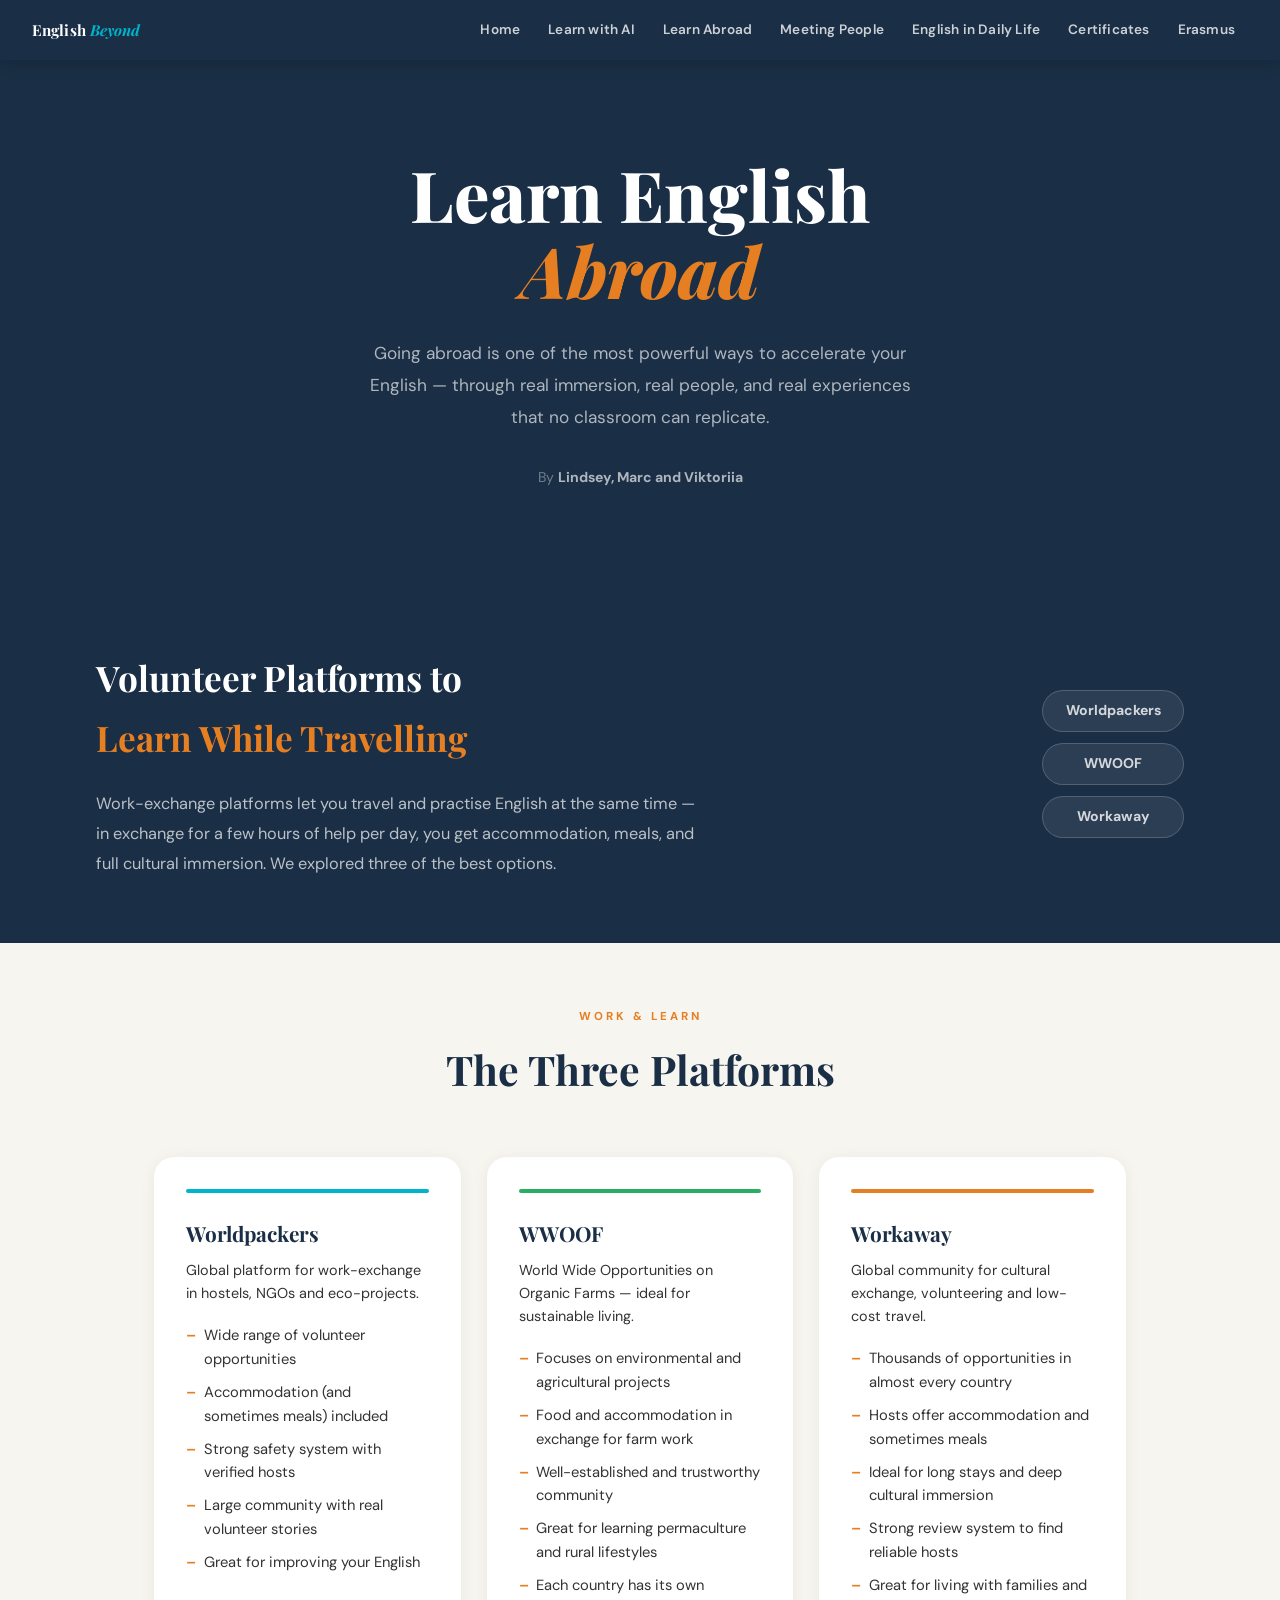
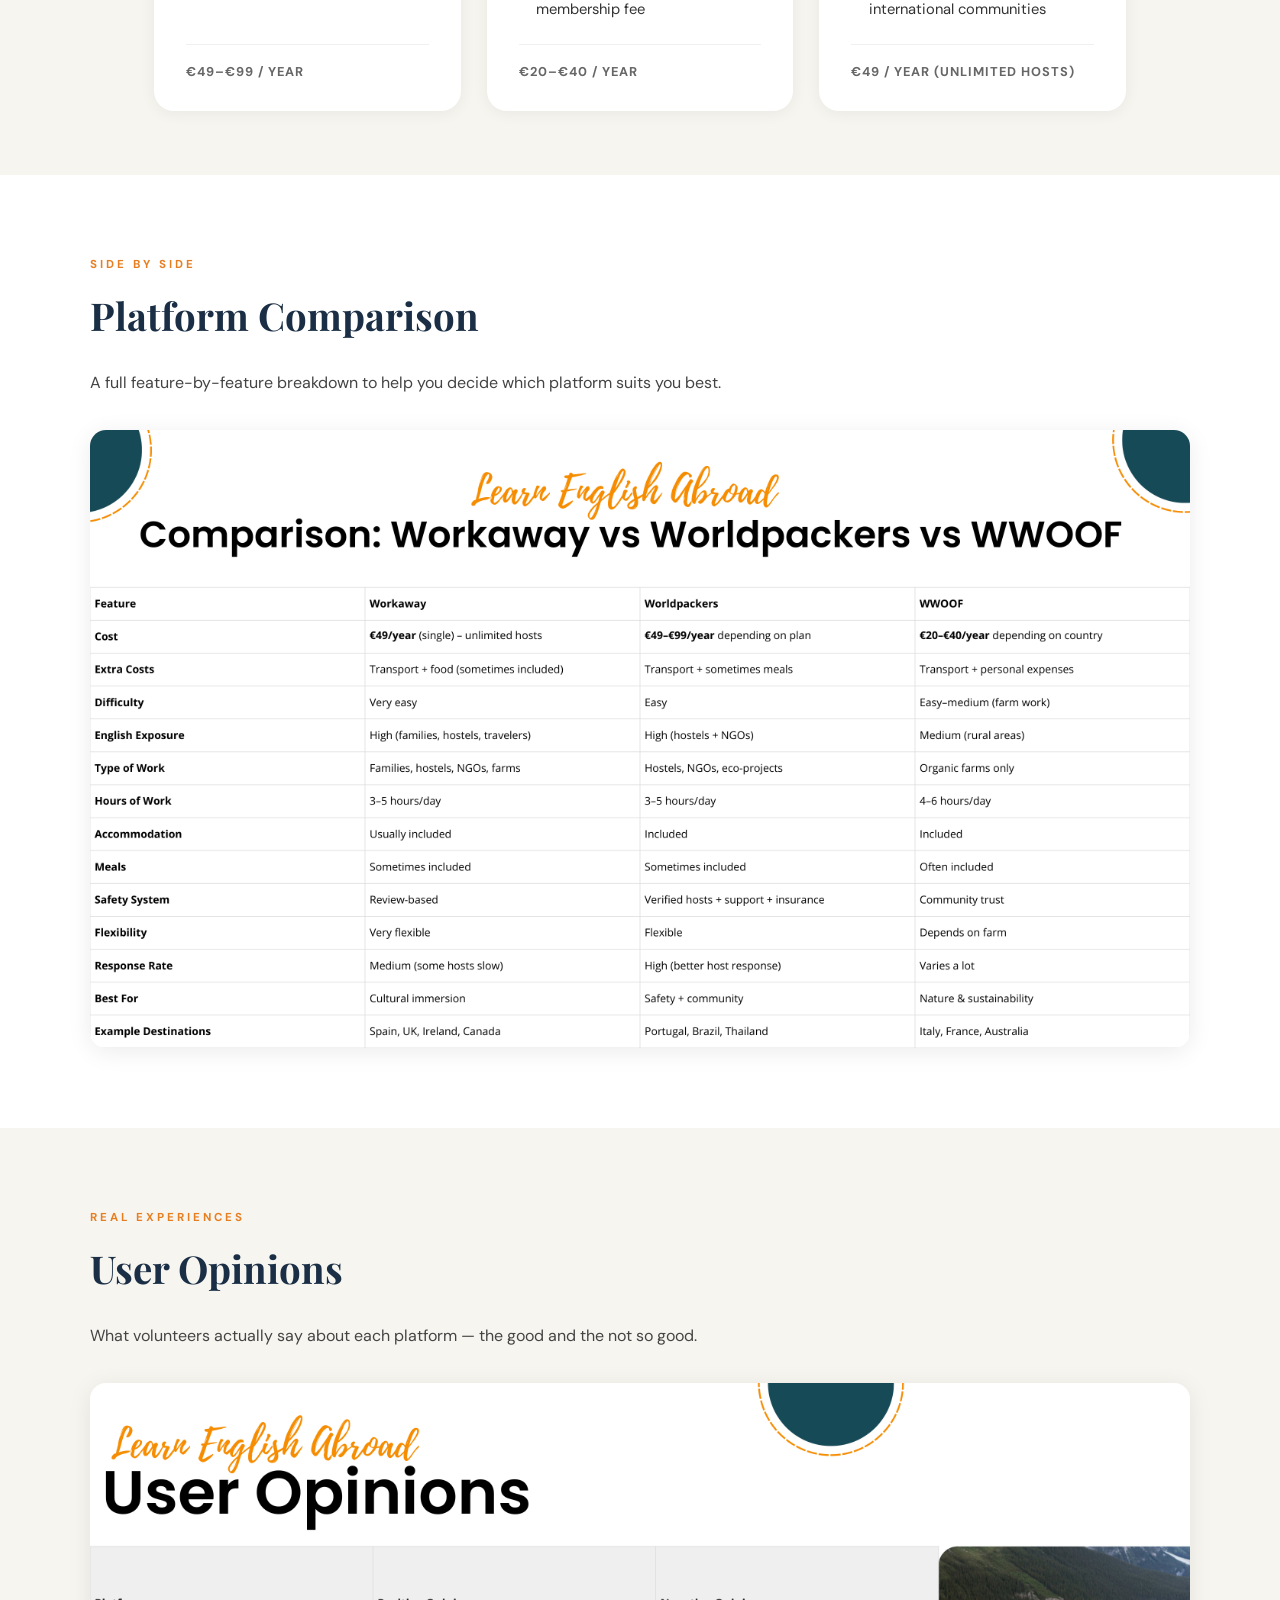
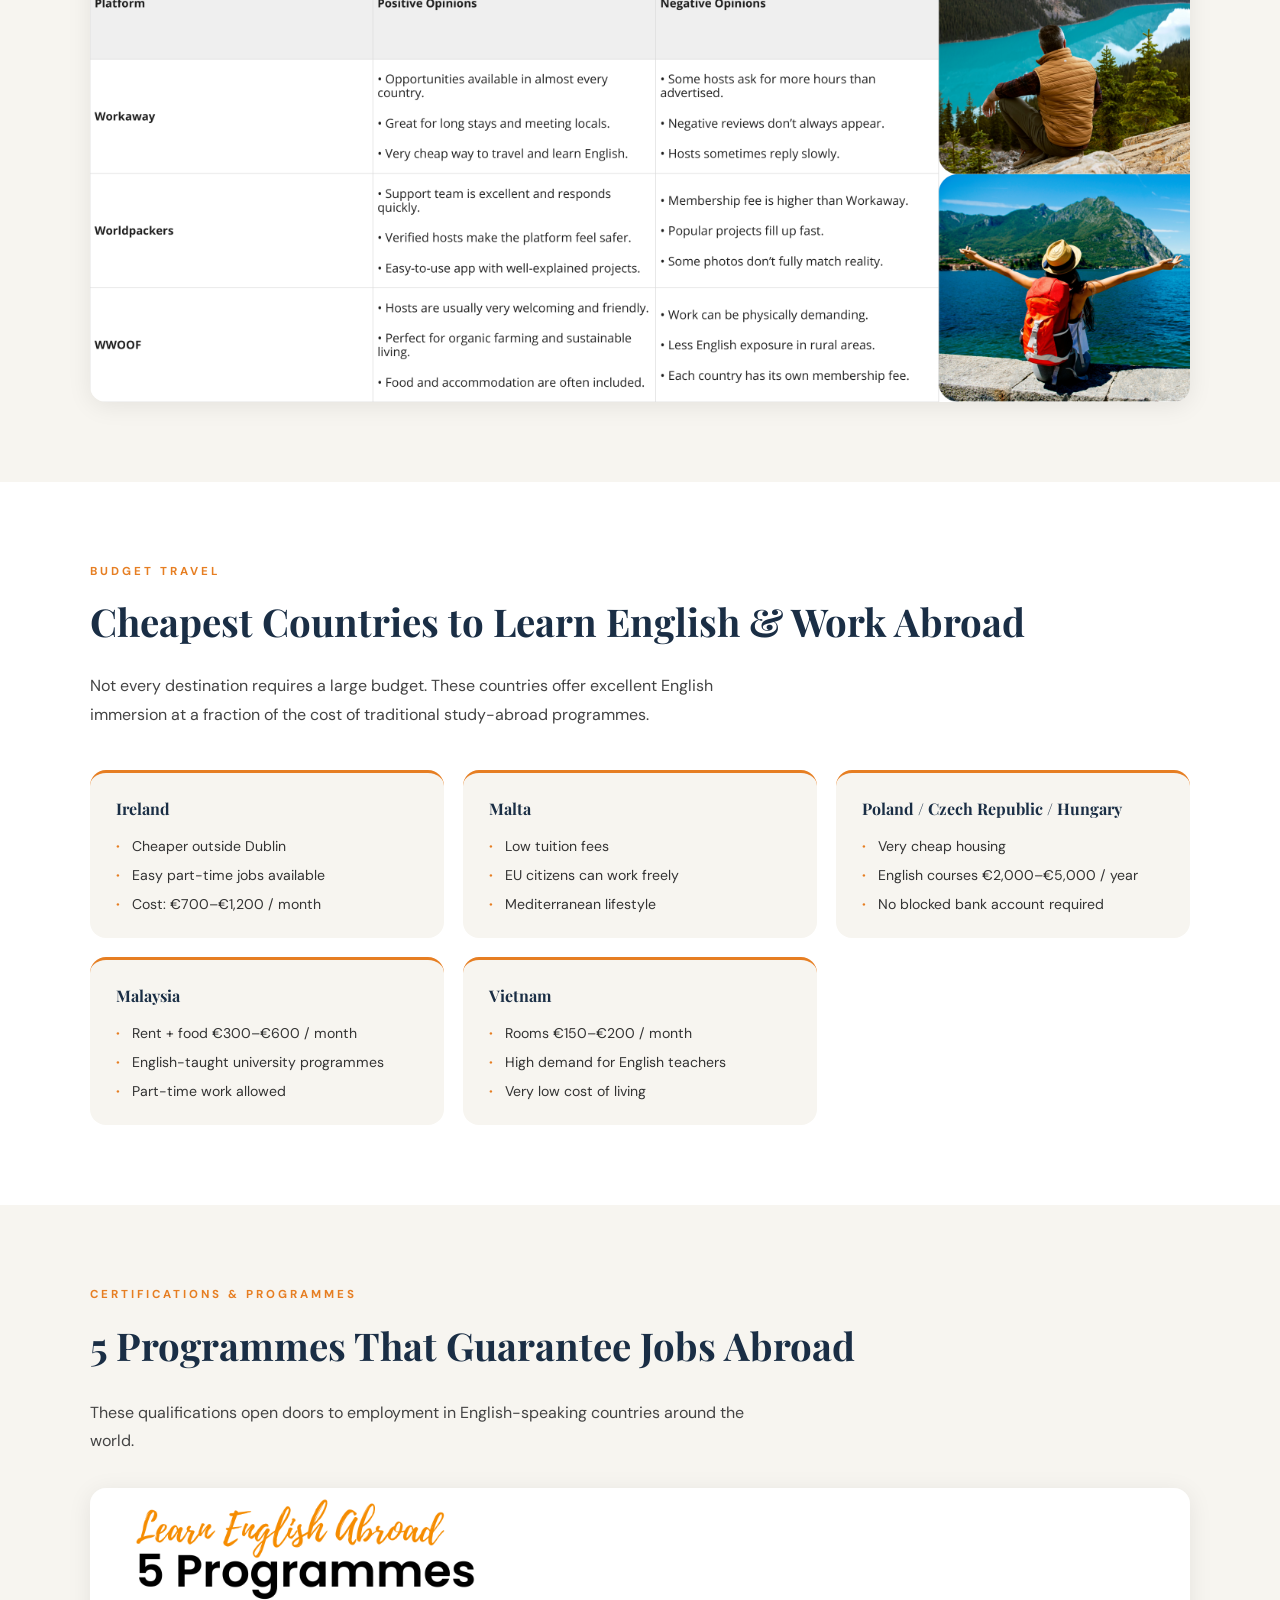
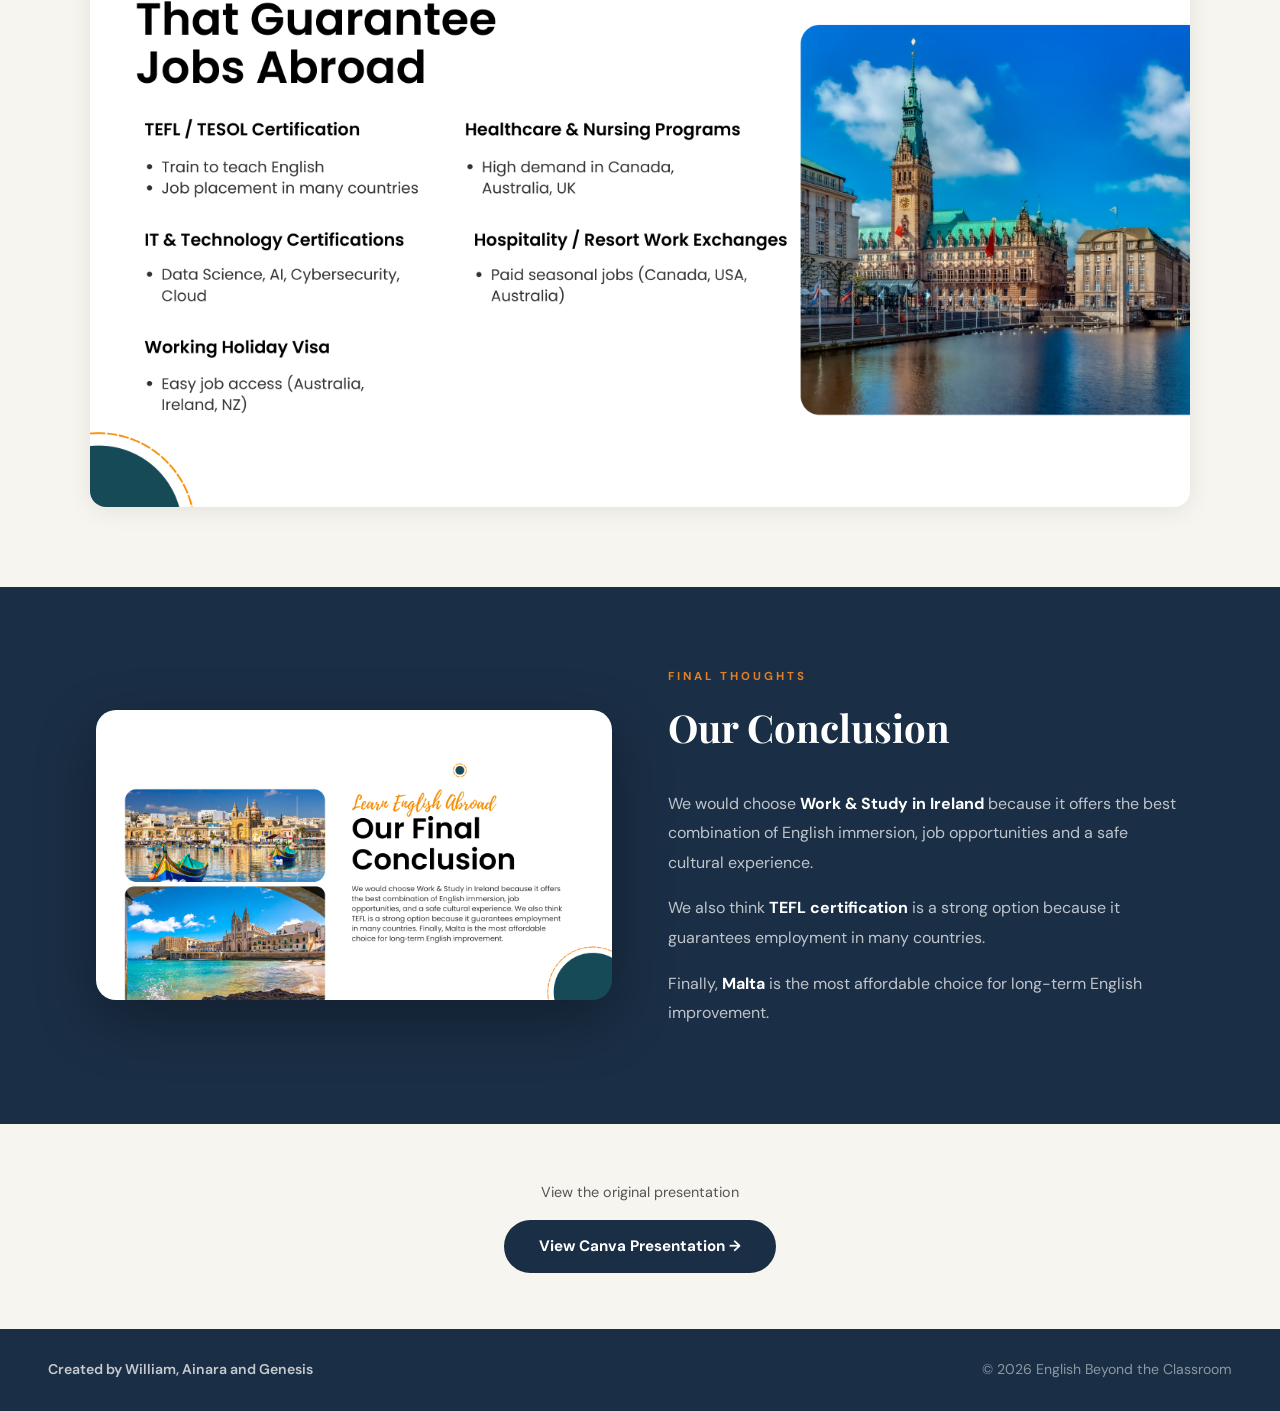
<file: html/learn-english-abroad.html>
<!DOCTYPE html>
<html lang="en">
<head>
    <meta charset="UTF-8">
    <meta name="viewport" content="width=device-width, initial-scale=1.0">
    <title>Learn English Abroad - English Beyond the Classroom</title>
    <link rel="stylesheet" href="../css/styles.css">
    <link rel="stylesheet" href="../css/learn-english-abroad.css">
</head>
<body>

    <header>
        <nav>
            <a href="index.html" class="nav-brand">English <em>Beyond</em></a>
            <input type="checkbox" id="nav-toggle" class="nav-toggle-input">
            <label for="nav-toggle" class="nav-toggle-label" aria-label="Open menu">
                <span></span>
                <span></span>
                <span></span>
            </label>
            <ul>
                <li><a href="index.html">Home</a></li>
                <li><a href="learn-english-ia.html">Learn with AI</a></li>
                <li><a href="learn-english-abroad.html">Learn Abroad</a></li>
                <li><a href="meeting-people-in-english.html">Meeting People</a></li>
                <li><a href="english-part-of-your-life.html">English in Daily Life</a></li>
                <li><a href="certificates.html">Certificates</a></li>
                <li><a href="erasmus.html">Erasmus</a></li>
            </ul>
        </nav>
    </header>

    <!-- ═══════════════ HERO ═══════════════ -->
    <section class="hero">
        <h1>Learn English<br><span>Abroad</span></h1>
        <p class="hero-desc">Going abroad is one of the most powerful ways to accelerate your English — through real immersion, real people, and real experiences that no classroom can replicate.</p>
        <p class="authors-tag">By <strong>Lindsey, Marc and Viktoriia</strong></p>
    </section>

    <!-- ═══════════════ PLATFORMS INTRO ═══════════════ -->
    <section class="mission-strip">
        <div>
            <h2>Volunteer Platforms to<br><em>Learn While Travelling</em></h2>
            <p>Work-exchange platforms let you travel and practise English at the same time — in exchange for a few hours of help per day, you get accommodation, meals, and full cultural immersion. We explored three of the best options.</p>
        </div>
        <div class="platform-badges">
            <span class="badge">Worldpackers</span>
            <span class="badge">WWOOF</span>
            <span class="badge">Workaway</span>
        </div>
    </section>

    <!-- ═══════════════ PLATFORM CARDS ═══════════════ -->
    <div class="section-header">
        <span class="overline">Work &amp; Learn</span>
        <h2>The Three Platforms</h2>
    </div>

    <div class="platforms-grid">

        <div class="platform-card">
            <div class="pc-accent wp"></div>
            <h3>Worldpackers</h3>
            <p class="pc-desc">Global platform for work-exchange in hostels, NGOs and eco-projects.</p>
            <ul class="pc-list">
                <li>Wide range of volunteer opportunities</li>
                <li>Accommodation (and sometimes meals) included</li>
                <li>Strong safety system with verified hosts</li>
                <li>Large community with real volunteer stories</li>
                <li>Great for improving your English</li>
            </ul>
            <div class="pc-cost">€49–€99 / year</div>
        </div>

        <div class="platform-card">
            <div class="pc-accent ww"></div>
            <h3>WWOOF</h3>
            <p class="pc-desc">World Wide Opportunities on Organic Farms — ideal for sustainable living.</p>
            <ul class="pc-list">
                <li>Focuses on environmental and agricultural projects</li>
                <li>Food and accommodation in exchange for farm work</li>
                <li>Well-established and trustworthy community</li>
                <li>Great for learning permaculture and rural lifestyles</li>
                <li>Each country has its own membership fee</li>
            </ul>
            <div class="pc-cost">€20–€40 / year</div>
        </div>

        <div class="platform-card">
            <div class="pc-accent wa"></div>
            <h3>Workaway</h3>
            <p class="pc-desc">Global community for cultural exchange, volunteering and low-cost travel.</p>
            <ul class="pc-list">
                <li>Thousands of opportunities in almost every country</li>
                <li>Hosts offer accommodation and sometimes meals</li>
                <li>Ideal for long stays and deep cultural immersion</li>
                <li>Strong review system to find reliable hosts</li>
                <li>Great for living with families and international communities</li>
            </ul>
            <div class="pc-cost">€49 / year (unlimited hosts)</div>
        </div>

    </div>

    <!-- ═══════════════ COMPARISON TABLE ═══════════════ -->
    <section class="img-section alt">
        <div class="img-section-inner">
            <span class="overline">Side by Side</span>
            <h2>Platform Comparison</h2>
            <p class="section-intro">A full feature-by-feature breakdown to help you decide which platform suits you best.</p>
            <img src="../img/abroad_page_5.png" alt="Comparison: Workaway vs Worldpackers vs WWOOF" class="full-img">
        </div>
    </section>

    <!-- ═══════════════ USER OPINIONS ═══════════════ -->
    <section class="img-section">
        <div class="img-section-inner">
            <span class="overline">Real Experiences</span>
            <h2>User Opinions</h2>
            <p class="section-intro">What volunteers actually say about each platform — the good and the not so good.</p>
            <img src="../img/abroad_page_6.png" alt="User opinions on Workaway, Worldpackers and WWOOF" class="full-img">
        </div>
    </section>

    <!-- ═══════════════ CHEAPEST COUNTRIES ═══════════════ -->
    <section class="countries-section alt">
        <div class="countries-inner">
            <div class="countries-text">
                <span class="overline">Budget Travel</span>
                <h2>Cheapest Countries to Learn English &amp; Work Abroad</h2>
                <p>Not every destination requires a large budget. These countries offer excellent English immersion at a fraction of the cost of traditional study-abroad programmes.</p>
            </div>
            <div class="countries-grid">
                <div class="country-card">
                    <h3>Ireland</h3>
                    <ul>
                        <li>Cheaper outside Dublin</li>
                        <li>Easy part-time jobs available</li>
                        <li>Cost: €700–€1,200 / month</li>
                    </ul>
                </div>
                <div class="country-card">
                    <h3>Malta</h3>
                    <ul>
                        <li>Low tuition fees</li>
                        <li>EU citizens can work freely</li>
                        <li>Mediterranean lifestyle</li>
                    </ul>
                </div>
                <div class="country-card">
                    <h3>Poland / Czech Republic / Hungary</h3>
                    <ul>
                        <li>Very cheap housing</li>
                        <li>English courses €2,000–€5,000 / year</li>
                        <li>No blocked bank account required</li>
                    </ul>
                </div>
                <div class="country-card">
                    <h3>Malaysia</h3>
                    <ul>
                        <li>Rent + food €300–€600 / month</li>
                        <li>English-taught university programmes</li>
                        <li>Part-time work allowed</li>
                    </ul>
                </div>
                <div class="country-card">
                    <h3>Vietnam</h3>
                    <ul>
                        <li>Rooms €150–€200 / month</li>
                        <li>High demand for English teachers</li>
                        <li>Very low cost of living</li>
                    </ul>
                </div>
            </div>
        </div>
    </section>

    <!-- ═══════════════ 5 PROGRAMMES ═══════════════ -->
    <section class="img-section">
        <div class="img-section-inner">
            <span class="overline">Certifications &amp; Programmes</span>
            <h2>5 Programmes That Guarantee Jobs Abroad</h2>
            <p class="section-intro">These qualifications open doors to employment in English-speaking countries around the world.</p>
            <img src="../img/abroad_page_9.png" alt="5 Programmes That Guarantee Jobs Abroad" class="full-img">
        </div>
    </section>

    <!-- ═══════════════ CONCLUSION ═══════════════ -->
    <section class="conclusion-section">
        <div class="conclusion-inner">
            <img src="../img/abroad_page_12.png" alt="Our Final Conclusion" class="conclusion-img">
            <div class="conclusion-text">
                <span class="overline">Final Thoughts</span>
                <h2>Our Conclusion</h2>
                <p>We would choose <strong>Work &amp; Study in Ireland</strong> because it offers the best combination of English immersion, job opportunities and a safe cultural experience.</p>
                <p>We also think <strong>TEFL certification</strong> is a strong option because it guarantees employment in many countries.</p>
                <p>Finally, <strong>Malta</strong> is the most affordable choice for long-term English improvement.</p>
            </div>
        </div>
    </section>

    <!-- ═══════════════ CANVA LINK ═══════════════ -->
    <section class="canva-link-section">
        <p>View the original presentation</p>
        <a href="https://canva.link/lz474e9hxjfwtbv" target="_blank">View Canva Presentation →</a>
    </section>

    <footer>
        <section><p>Created by William, Ainara and Genesis</p></section>
        <section><p>&copy; 2026 English Beyond the Classroom</p></section>
    </footer>

</body>
</html>
</file>
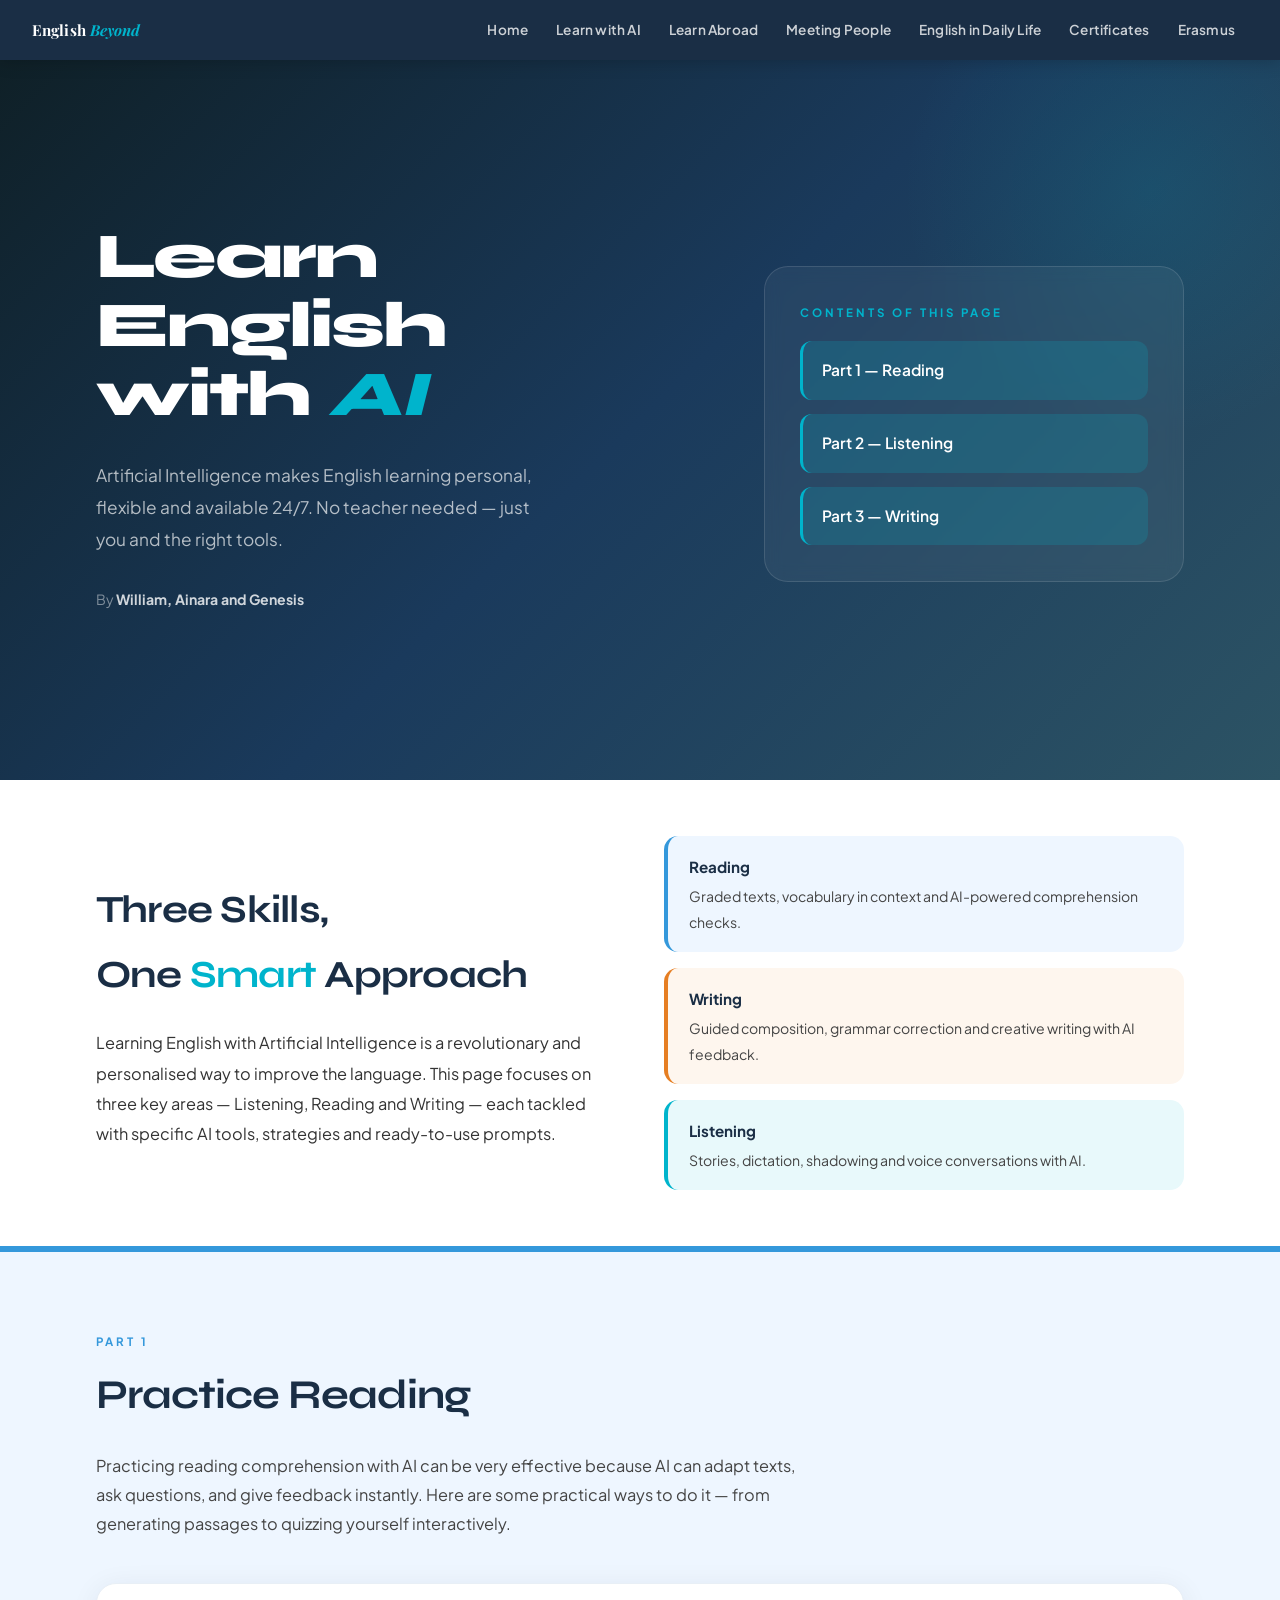
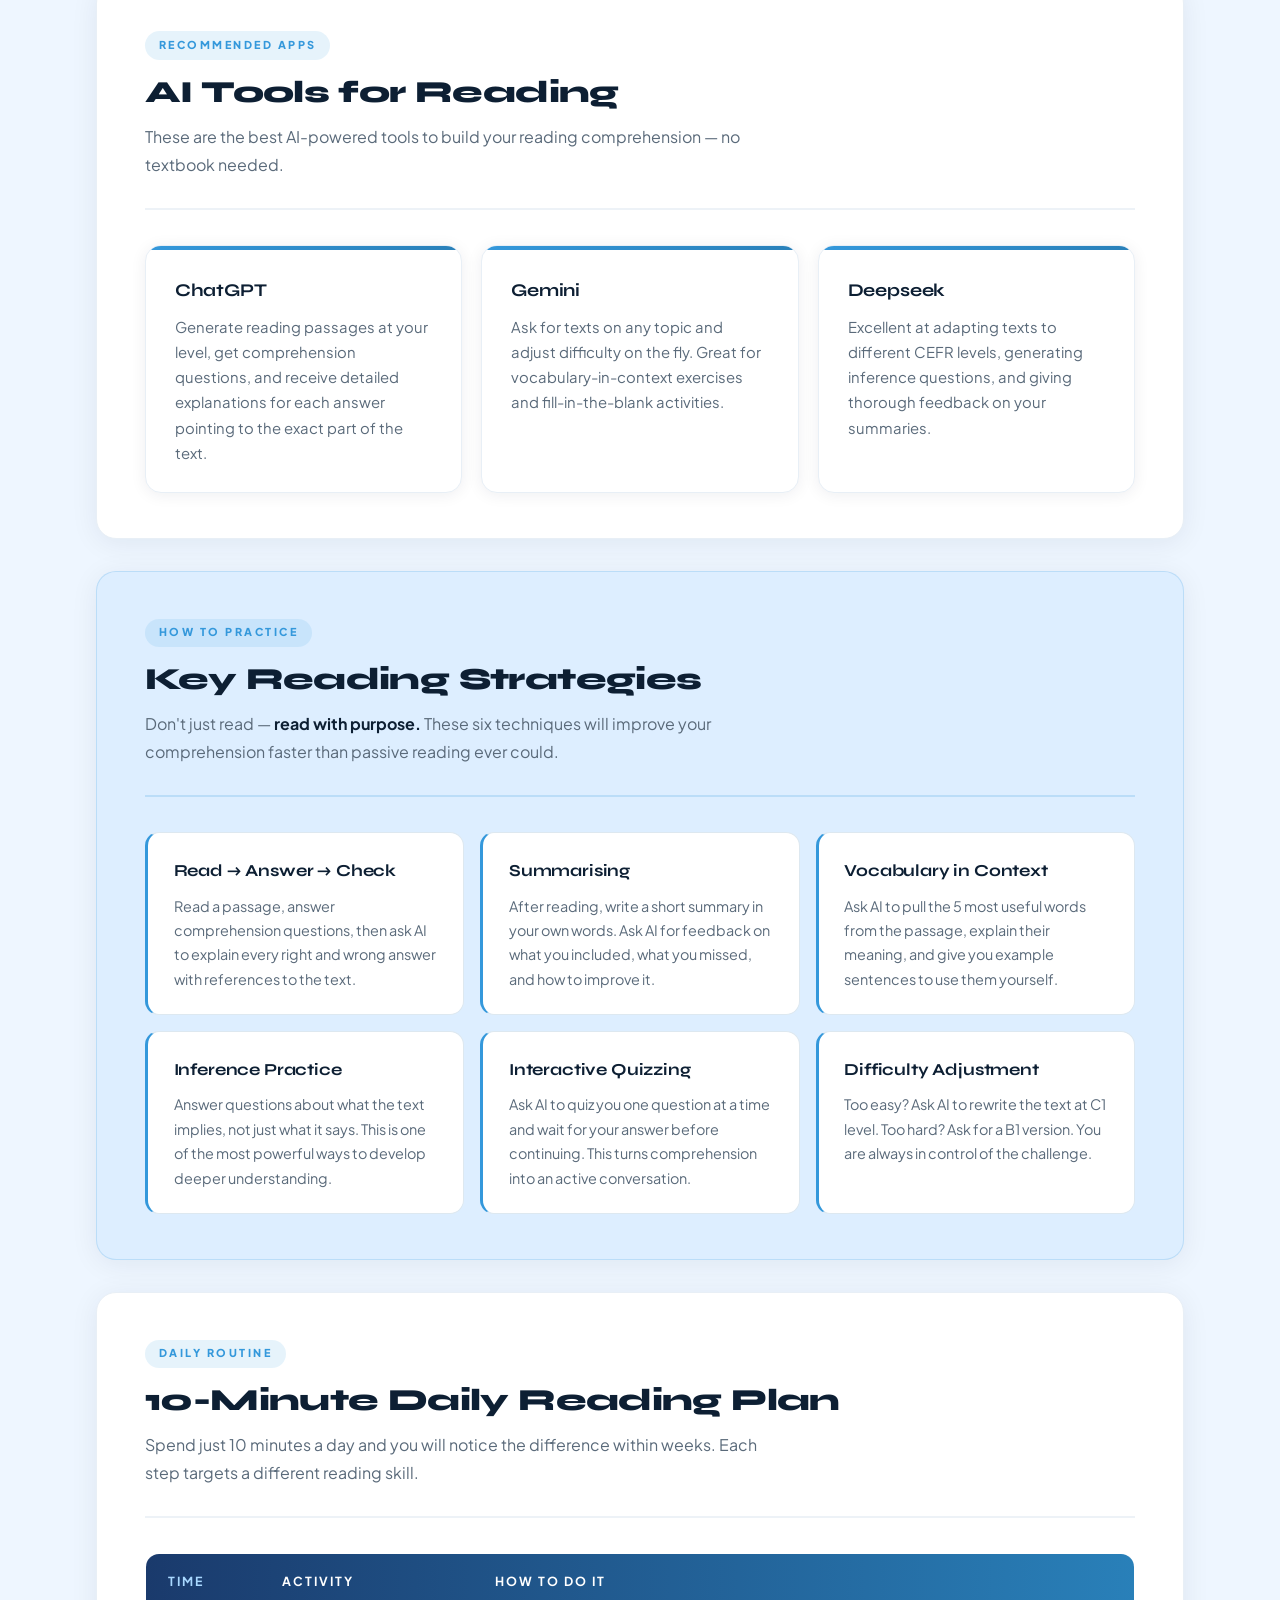
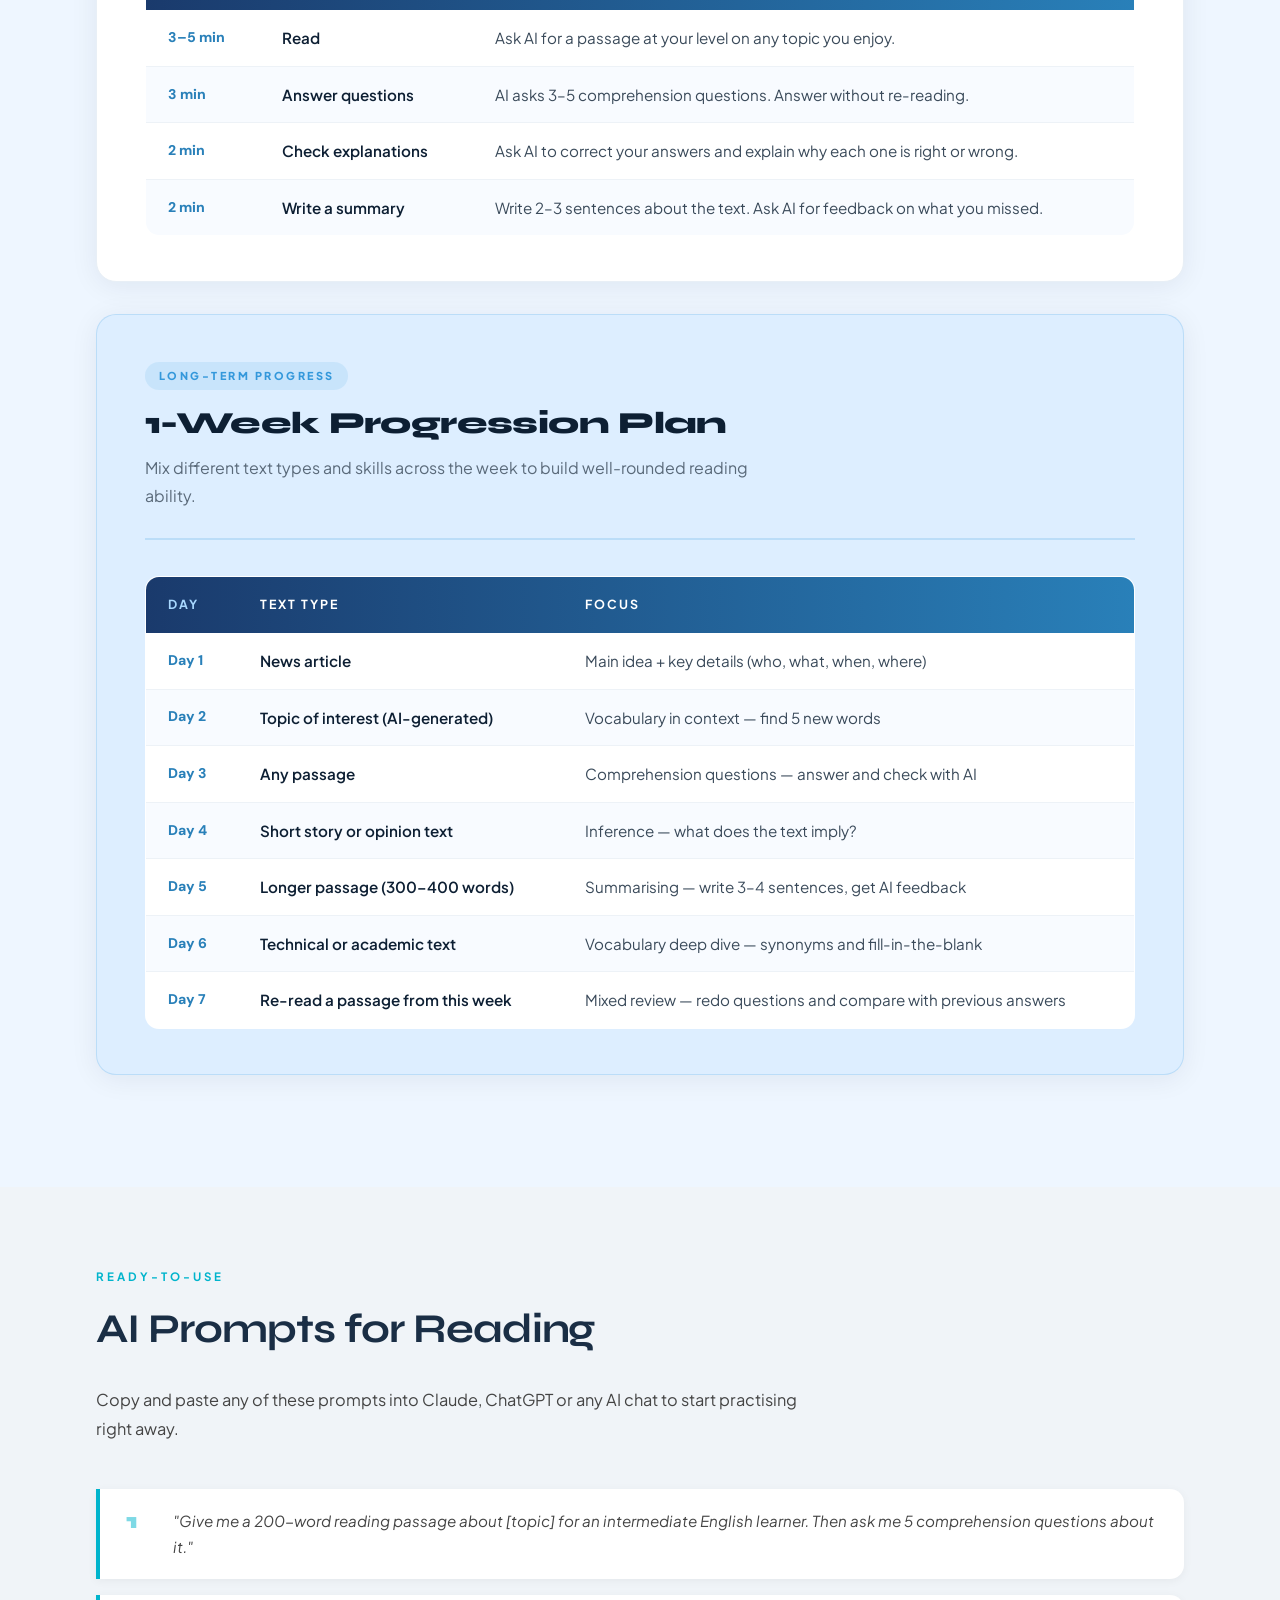
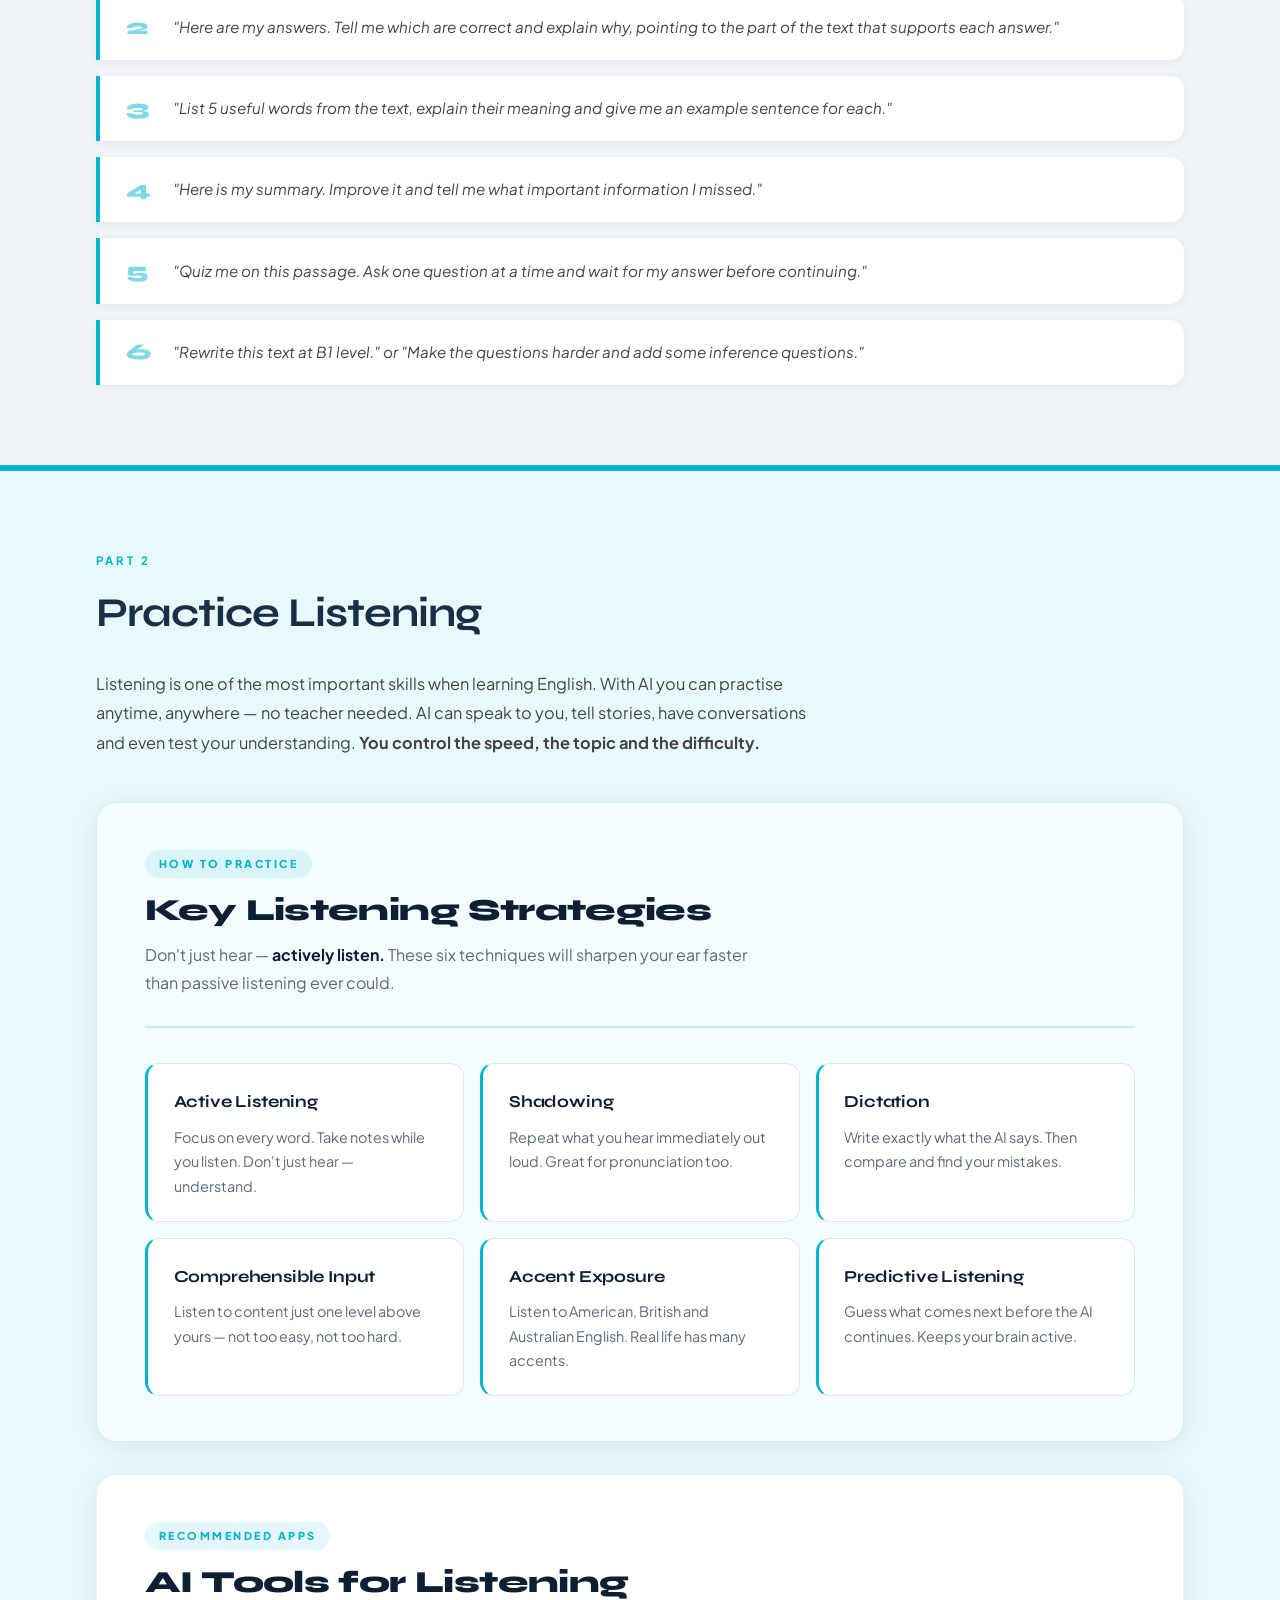
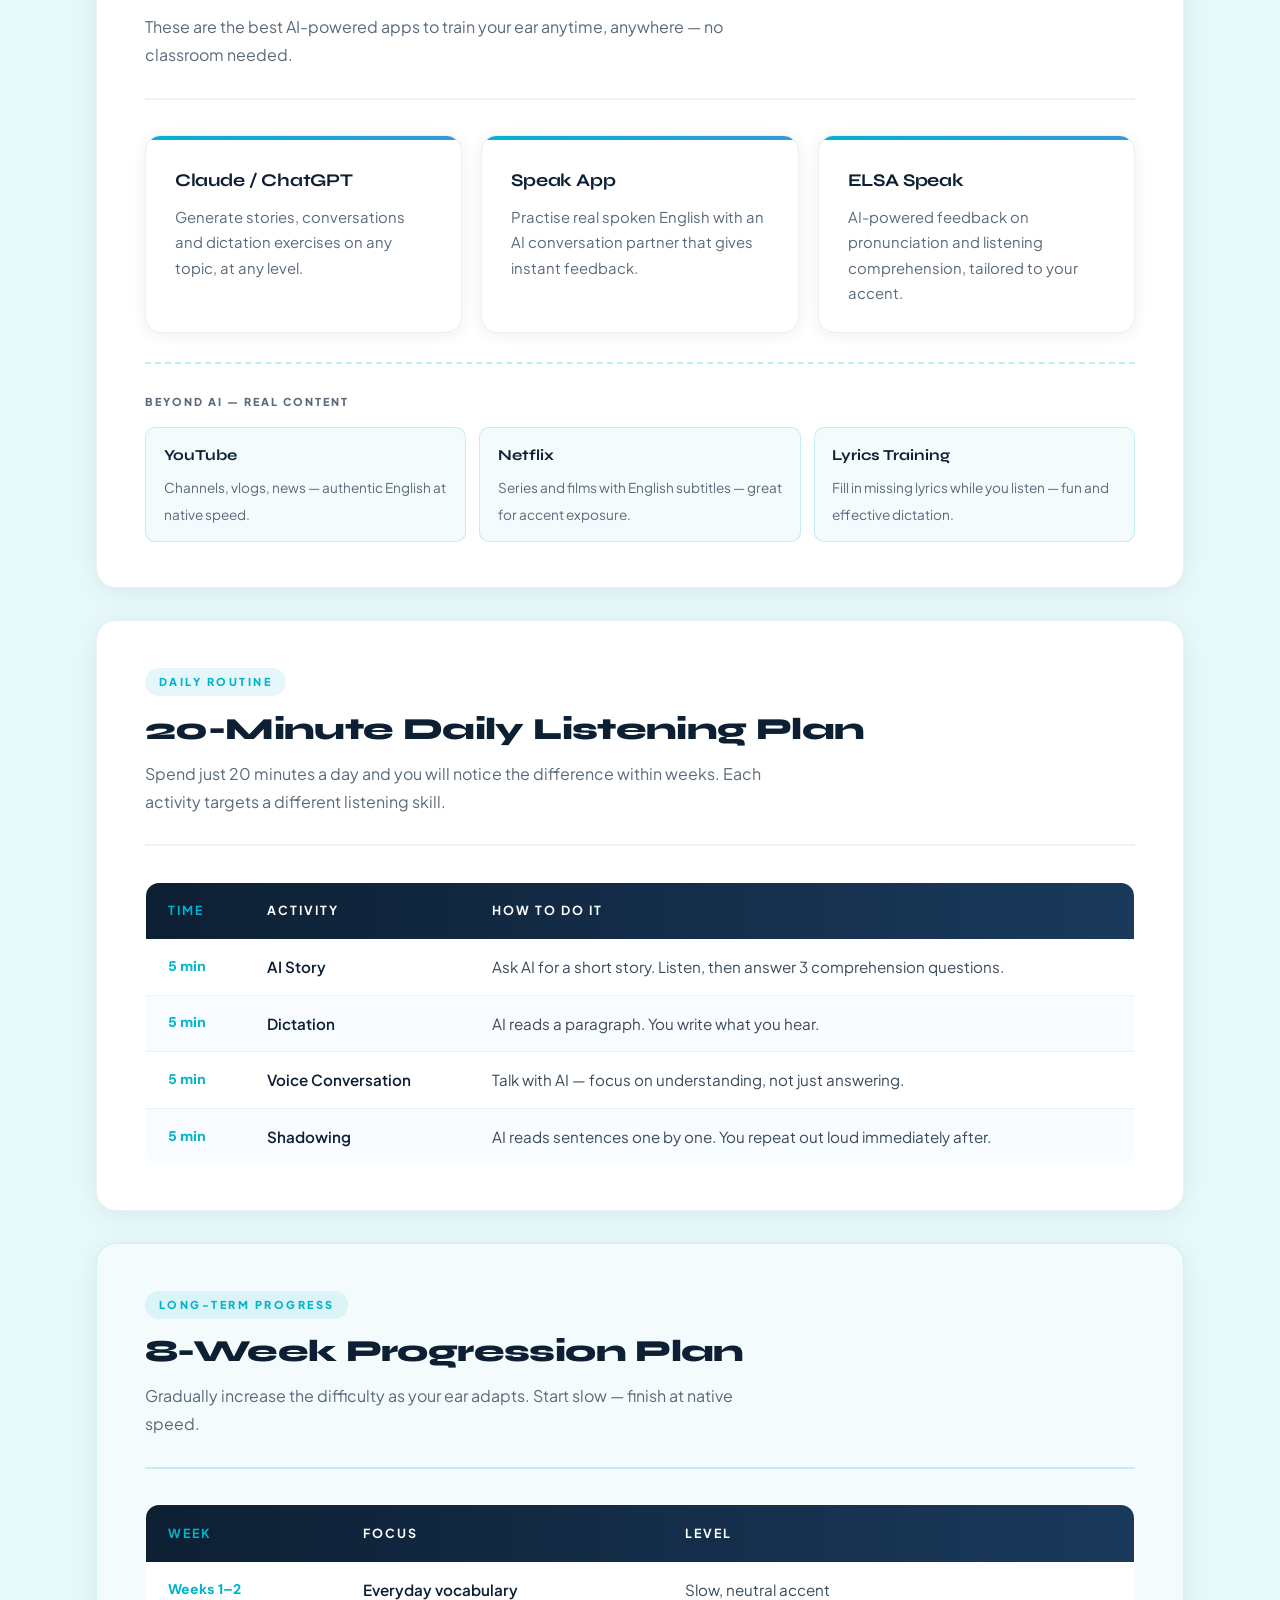
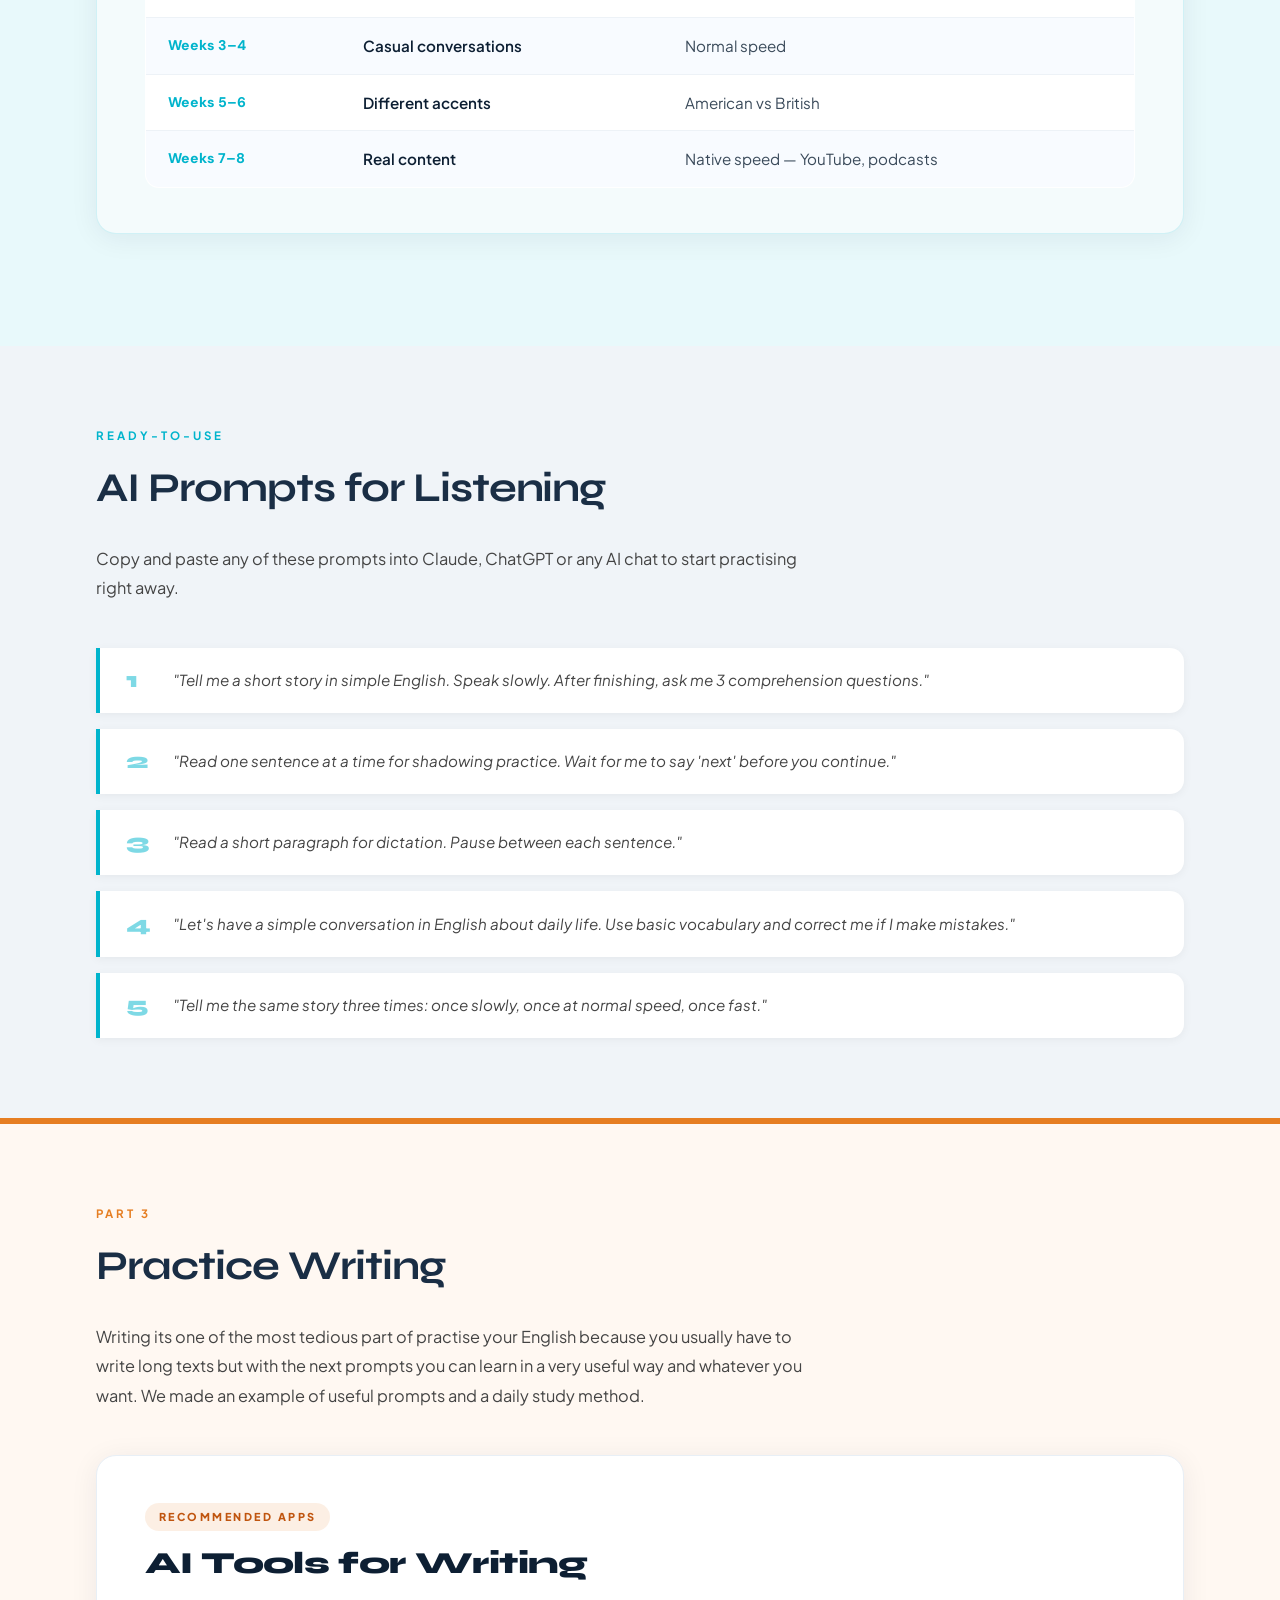
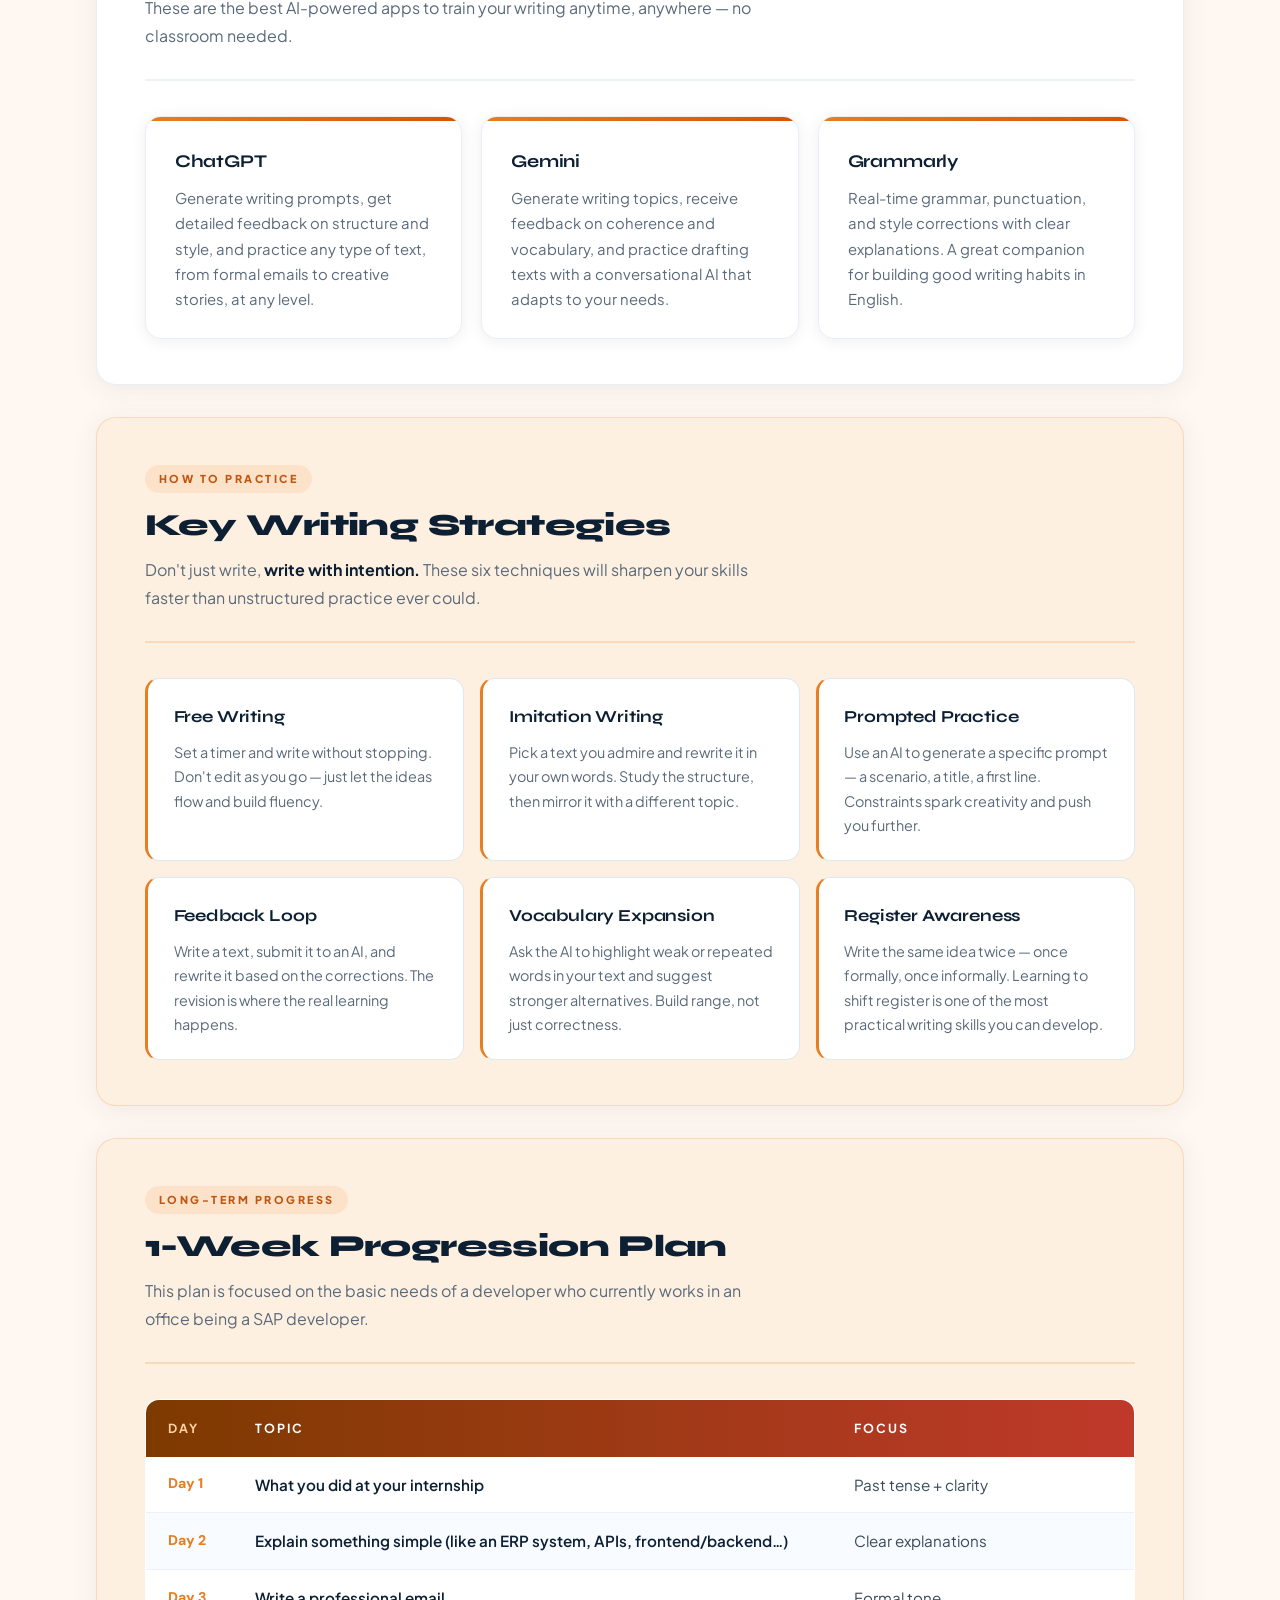
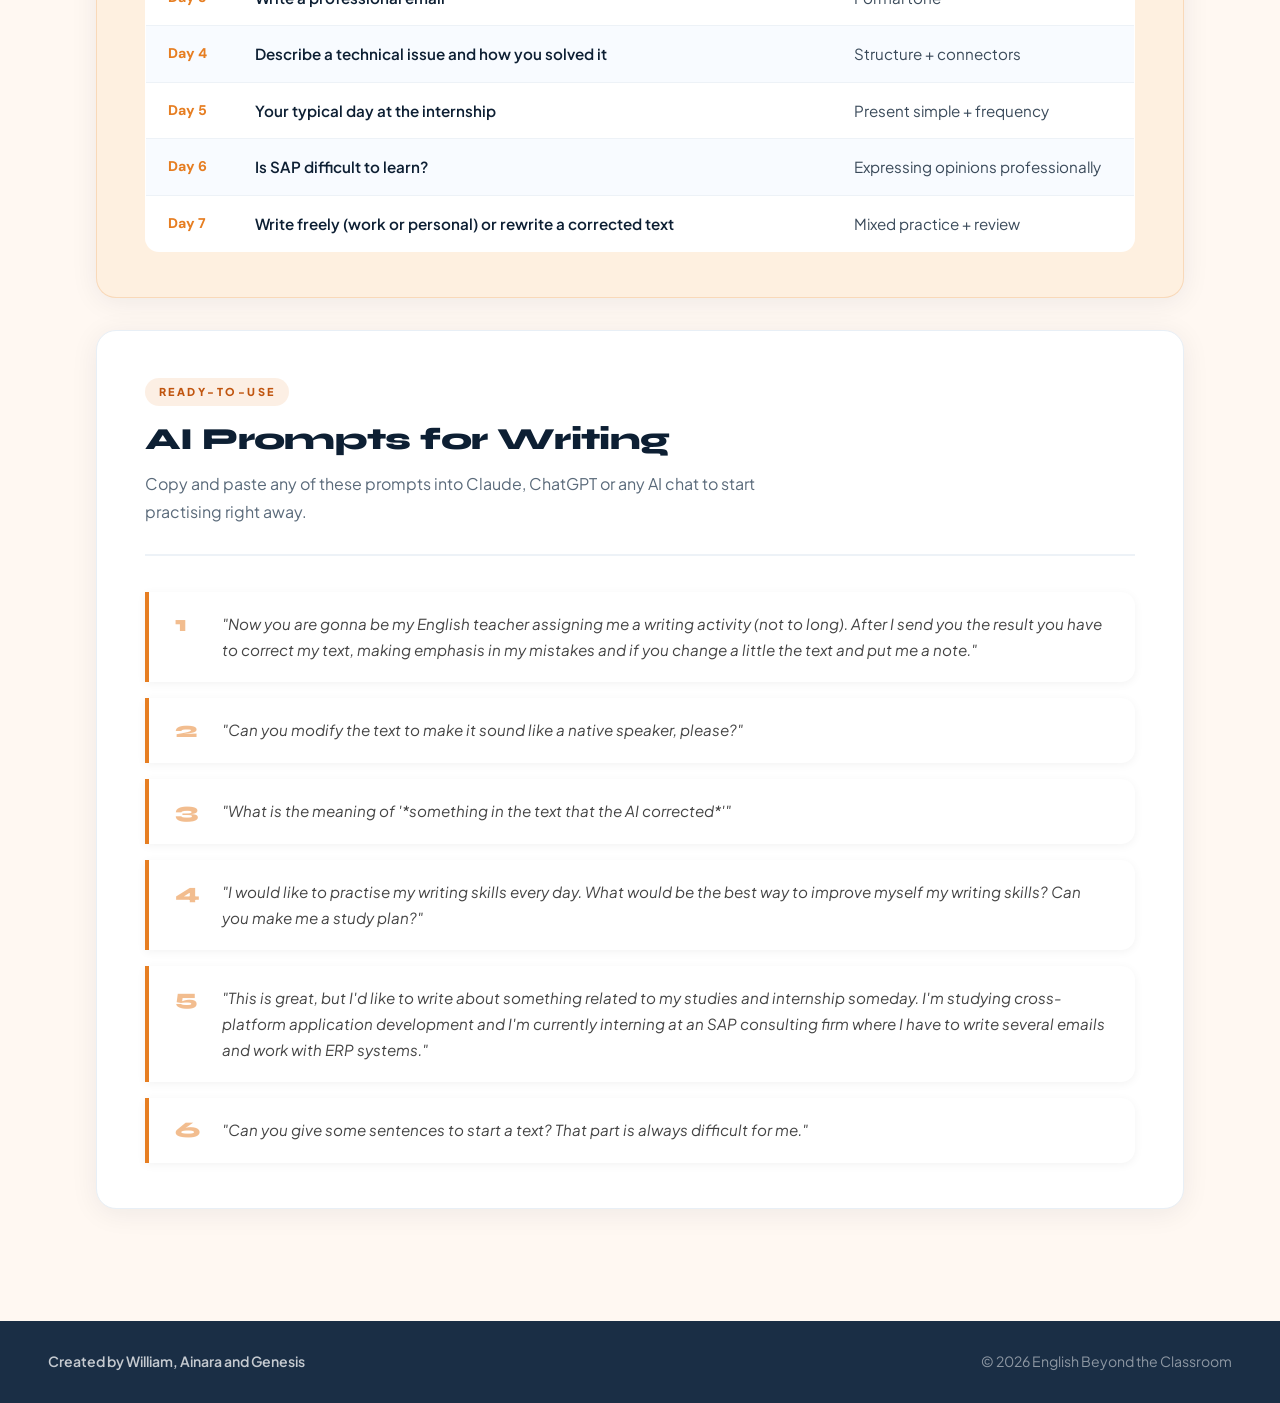
<file: html/learn-english-ia.html>
<!DOCTYPE html>
<html lang="en">

<head>
    <meta charset="UTF-8">
    <meta name="viewport" content="width=device-width, initial-scale=1.0">
    <title>Learn English with AI - English Beyond the Classroom</title>
    <link rel="stylesheet" href="../css/styles.css">
    <link rel="stylesheet" href="../css/learn-english-ia.css">
</head>

<body>

    <header>
        <nav>
            <a href="index.html" class="nav-brand">English <em>Beyond</em></a>
            <input type="checkbox" id="nav-toggle" class="nav-toggle-input">
            <label for="nav-toggle" class="nav-toggle-label" aria-label="Open menu">
                <span></span>
                <span></span>
                <span></span>
            </label>
            <ul>
                <li><a href="index.html">Home</a></li>
                <li><a href="learn-english-ia.html">Learn with AI</a></li>
                <li><a href="learn-english-abroad.html">Learn Abroad</a></li>
                <li><a href="meeting-people-in-english.html">Meeting People</a></li>
                <li><a href="english-part-of-your-life.html">English in Daily Life</a></li>
                <li><a href="certificates.html">Certificates</a></li>
                <li><a href="erasmus.html">Erasmus</a></li>
            </ul>
        </nav>
    </header>

    <!-- ═══════════════ HERO ═══════════════ -->
    <section class="hero">
        <div class="hero-text">
            <h1>Learn English<br>with <span>AI</span></h1>
            <p class="hero-desc">Artificial Intelligence makes English learning personal, flexible and available 24/7.
                No teacher needed — just you and the right tools.</p>
            <p class="authors-tag">By&nbsp;<strong>William, Ainara and Genesis</strong></p>
        </div>
        <div class="hero-visual">
            <span class="hv-label">Contents of this page</span>
            <ul class="parts-list">
                <li class="active">
                    Part 1 — Reading
                </li>
                <li class="active">
                    Part 2 — Listening
                </li>
                <li class="active">
                    Part 3 — Writing
                </li>
            </ul>
        </div>
    </section>

    <!-- ═══════════════ INTRO ═══════════════ -->
    <section class="intro-strip">
        <div>
            <h2>Three Skills,<br>One <em>Smart</em> Approach</h2>
            <p>Learning English with Artificial Intelligence is a revolutionary and personalised way to improve the
                language. This page focuses on three key areas — Listening, Reading and Writing — each tackled with
                specific AI tools, strategies and ready-to-use prompts.</p>
        </div>
        <div class="intro-pillars">
            <div class="pillar reading">
                <div class="p-text">
                    <strong>Reading</strong>
                    <span>Graded texts, vocabulary in context and AI-powered comprehension checks.</span>
                </div>
            </div>
            <div class="pillar writing">
                <div class="p-text">
                    <strong>Writing</strong>
                    <span>Guided composition, grammar correction and creative writing with AI feedback.</span>
                </div>
            </div>
            <div class="pillar listening">
                <div class="p-text">
                    <strong>Listening</strong>
                    <span>Stories, dictation, shadowing and voice conversations with AI.</span>
                </div>
            </div>
        </div>
    </section>

   <!-- ═══════════════ PART 1: READING ═══════════════ -->
    <section class="section-block" id="reading">
        <span class="section-label">Part 1</span>
        <h2>Practice Reading</h2>
        <p class="section-intro">
            Practicing reading comprehension with AI can be very effective because AI can adapt texts, ask questions,
            and give feedback instantly. Here are some practical ways to do it — from generating passages to quizzing
            yourself interactively.
        </p>
 
        <!-- ── Bloque 1: Herramientas ── -->
        <div class="listen-block">
            <div class="listen-block-header">
                <span class="lbh-tag">Recommended Apps</span>
                <h3>AI Tools for Reading</h3>
                <p>These are the best AI-powered tools to build your reading comprehension — no textbook needed.</p>
            </div>
            <div class="tools-grid">
                <div class="tool-card">
                    <h3>ChatGPT</h3>
                    <p>Generate reading passages at your level, get comprehension questions, and receive detailed
                        explanations for each answer pointing to the exact part of the text.</p>
                </div>
                <div class="tool-card">
                    <h3>Gemini</h3>
                    <p>Ask for texts on any topic and adjust difficulty on the fly. Great for vocabulary-in-context
                        exercises and fill-in-the-blank activities.</p>
                </div>
                <div class="tool-card">
                    <h3>Deepseek</h3>
                    <p>Excellent at adapting texts to different CEFR levels, generating inference questions, and giving
                        thorough feedback on your summaries.</p>
                </div>
            </div>
        </div>
 
        <!-- ── Bloque 2: Estrategias ── -->
        <div class="listen-block lb-alt">
            <div class="listen-block-header">
                <span class="lbh-tag">How to Practice</span>
                <h3>Key Reading Strategies</h3>
                <p>Don't just read — <strong>read with purpose.</strong> These six techniques will improve your
                    comprehension faster than passive reading ever could.</p>
            </div>
            <div class="strategies-grid">
                <div class="strategy-card">
                    <h3>Read → Answer → Check</h3>
                    <p>Read a passage, answer comprehension questions, then ask AI to explain every right and wrong
                        answer with references to the text.</p>
                </div>
                <div class="strategy-card">
                    <h3>Summarising</h3>
                    <p>After reading, write a short summary in your own words. Ask AI for feedback on what you
                        included, what you missed, and how to improve it.</p>
                </div>
                <div class="strategy-card">
                    <h3>Vocabulary in Context</h3>
                    <p>Ask AI to pull the 5 most useful words from the passage, explain their meaning, and give you
                        example sentences to use them yourself.</p>
                </div>
                <div class="strategy-card">
                    <h3>Inference Practice</h3>
                    <p>Answer questions about what the text implies, not just what it says. This is one of the most
                        powerful ways to develop deeper understanding.</p>
                </div>
                <div class="strategy-card">
                    <h3>Interactive Quizzing</h3>
                    <p>Ask AI to quiz you one question at a time and wait for your answer before continuing. This turns
                        comprehension into an active conversation.</p>
                </div>
                <div class="strategy-card">
                    <h3>Difficulty Adjustment</h3>
                    <p>Too easy? Ask AI to rewrite the text at C1 level. Too hard? Ask for a B1 version. You are
                        always in control of the challenge.</p>
                </div>
            </div>
        </div>
 
        <!-- ── Bloque 3: Plan diario ── -->
        <div class="listen-block">
            <div class="listen-block-header">
                <span class="lbh-tag">Daily Routine</span>
                <h3>10-Minute Daily Reading Plan</h3>
                <p>Spend just 10 minutes a day and you will notice the difference within weeks. Each step targets a
                    different reading skill.</p>
            </div>
            <table class="styled-table">
                <thead>
                    <tr>
                        <th>Time</th>
                        <th>Activity</th>
                        <th>How to do it</th>
                    </tr>
                </thead>
                <tbody>
                    <tr>
                        <td>3–5 min</td>
                        <td>Read</td>
                        <td>Ask AI for a passage at your level on any topic you enjoy.</td>
                    </tr>
                    <tr>
                        <td>3 min</td>
                        <td>Answer questions</td>
                        <td>AI asks 3–5 comprehension questions. Answer without re-reading.</td>
                    </tr>
                    <tr>
                        <td>2 min</td>
                        <td>Check explanations</td>
                        <td>Ask AI to correct your answers and explain why each one is right or wrong.</td>
                    </tr>
                    <tr>
                        <td>2 min</td>
                        <td>Write a summary</td>
                        <td>Write 2–3 sentences about the text. Ask AI for feedback on what you missed.</td>
                    </tr>
                </tbody>
            </table>
        </div>
 
        <!-- ── Bloque 4: Progresión semanal ── -->
        <div class="listen-block lb-alt">
            <div class="listen-block-header">
                <span class="lbh-tag">Long-Term Progress</span>
                <h3>1-Week Progression Plan</h3>
                <p>Mix different text types and skills across the week to build well-rounded reading ability.</p>
            </div>
            <table class="styled-table">
                <thead>
                    <tr>
                        <th>Day</th>
                        <th>Text Type</th>
                        <th>Focus</th>
                    </tr>
                </thead>
                <tbody>
                    <tr>
                        <td>Day 1</td>
                        <td>News article</td>
                        <td>Main idea + key details (who, what, when, where)</td>
                    </tr>
                    <tr>
                        <td>Day 2</td>
                        <td>Topic of interest (AI-generated)</td>
                        <td>Vocabulary in context — find 5 new words</td>
                    </tr>
                    <tr>
                        <td>Day 3</td>
                        <td>Any passage</td>
                        <td>Comprehension questions — answer and check with AI</td>
                    </tr>
                    <tr>
                        <td>Day 4</td>
                        <td>Short story or opinion text</td>
                        <td>Inference — what does the text imply?</td>
                    </tr>
                    <tr>
                        <td>Day 5</td>
                        <td>Longer passage (300–400 words)</td>
                        <td>Summarising — write 3–4 sentences, get AI feedback</td>
                    </tr>
                    <tr>
                        <td>Day 6</td>
                        <td>Technical or academic text</td>
                        <td>Vocabulary deep dive — synonyms and fill-in-the-blank</td>
                    </tr>
                    <tr>
                        <td>Day 7</td>
                        <td>Re-read a passage from this week</td>
                        <td>Mixed review — redo questions and compare with previous answers</td>
                    </tr>
                </tbody>
            </table>
        </div>
    </section>
 
    <!-- ═══════════════ PROMPTS ═══════════════ -->
    <section class="section-block alt" id="prompts-reading">
        <span class="section-label">Ready-to-Use</span>
        <h2>AI Prompts for Reading</h2>
        <p class="section-intro">Copy and paste any of these prompts into Claude, ChatGPT or any AI chat to start
            practising right away.</p>
 
        <div class="prompts-grid">
            <div class="prompt-card">
                <span class="pn">1</span>
                <p>"Give me a 200-word reading passage about [topic] for an intermediate English learner. Then ask me
                    5 comprehension questions about it."</p>
            </div>
            <div class="prompt-card">
                <span class="pn">2</span>
                <p>"Here are my answers. Tell me which are correct and explain why, pointing to the part of the text
                    that supports each answer."</p>
            </div>
            <div class="prompt-card">
                <span class="pn">3</span>
                <p>"List 5 useful words from the text, explain their meaning and give me an example sentence for
                    each."</p>
            </div>
            <div class="prompt-card">
                <span class="pn">4</span>
                <p>"Here is my summary. Improve it and tell me what important information I missed."</p>
            </div>
            <div class="prompt-card">
                <span class="pn">5</span>
                <p>"Quiz me on this passage. Ask one question at a time and wait for my answer before
                    continuing."</p>
            </div>
            <div class="prompt-card">
                <span class="pn">6</span>
                <p>"Rewrite this text at B1 level." or "Make the questions harder and add some inference
                    questions."</p>
            </div>
        </div>
    </section>

    <!-- ═══════════════ PART 2: LISTENING ═══════════════ -->
    <section class="section-block" id="listening">
        <span class="section-label">Part 2</span>
        <h2>Practice Listening</h2>
        <p class="section-intro">
            Listening is one of the most important skills when learning English. With AI you can practise anytime,
            anywhere — no teacher needed. AI can speak to you, tell stories, have conversations and even test your
            understanding. <strong>You control the speed, the topic and the difficulty.</strong>
        </p>

        <!-- ── Bloque 1: Estrategias ── -->
        <div class="listen-block lb-alt">
            <div class="listen-block-header">
                <span class="lbh-tag">How to Practice</span>
                <h3>Key Listening Strategies</h3>
                <p>Don't just hear — <strong>actively listen.</strong> These six techniques will sharpen your ear faster
                    than passive listening ever could.</p>
            </div>
            <div class="strategies-grid">
                <div class="strategy-card">
                    <h3>Active Listening</h3>
                    <p>Focus on every word. Take notes while you listen. Don't just hear — understand.</p>
                </div>
                <div class="strategy-card">
                    <h3>Shadowing</h3>
                    <p>Repeat what you hear immediately out loud. Great for pronunciation too.</p>
                </div>
                <div class="strategy-card">
                    <h3>Dictation</h3>
                    <p>Write exactly what the AI says. Then compare and find your mistakes.</p>
                </div>
                <div class="strategy-card">
                    <h3>Comprehensible Input</h3>
                    <p>Listen to content just one level above yours — not too easy, not too hard.</p>
                </div>
                <div class="strategy-card">
                    <h3>Accent Exposure</h3>
                    <p>Listen to American, British and Australian English. Real life has many accents.</p>
                </div>
                <div class="strategy-card">
                    <h3>Predictive Listening</h3>
                    <p>Guess what comes next before the AI continues. Keeps your brain active.</p>
                </div>
            </div>
        </div>

        <!-- ── Bloque 2: Herramientas ── -->
        <div class="listen-block">
            <div class="listen-block-header">
                <span class="lbh-tag">Recommended Apps</span>
                <h3>AI Tools for Listening</h3>
                <p>These are the best AI-powered apps to train your ear anytime, anywhere — no classroom needed.</p>
            </div>
            <div class="tools-grid">
                <div class="tool-card">
                    <h3>Claude / ChatGPT</h3>
                    <p>Generate stories, conversations and dictation exercises on any topic, at any level.</p>
                </div>
                <div class="tool-card">
                    <h3>Speak App</h3>
                    <p>Practise real spoken English with an AI conversation partner that gives instant feedback.</p>
                </div>
                <div class="tool-card">
                    <h3>ELSA Speak</h3>
                    <p>AI-powered feedback on pronunciation and listening comprehension, tailored to your accent.</p>
                </div>
            </div>

            <!-- Real Content -->
            <div class="real-content-strip">
                <span class="rc-label">Beyond AI — Real Content</span>
                <div class="rc-items">
                    <div class="rc-item">
                        <strong>YouTube</strong>
                        <span>Channels, vlogs, news — authentic English at native speed.</span>
                    </div>
                    <div class="rc-item">
                        <strong>Netflix</strong>
                        <span>Series and films with English subtitles — great for accent exposure.</span>
                    </div>
                    <div class="rc-item">
                        <strong>Lyrics Training</strong>
                        <span>Fill in missing lyrics while you listen — fun and effective dictation.</span>
                    </div>
                </div>
            </div>
        </div>

        <!-- ── Bloque 3: Plan diario ── -->
        <div class="listen-block">
            <div class="listen-block-header">
                <span class="lbh-tag">Daily Routine</span>
                <h3>20-Minute Daily Listening Plan</h3>
                <p>Spend just 20 minutes a day and you will notice the difference within weeks. Each activity targets a
                    different listening skill.</p>
            </div>
            <table class="styled-table">
                <thead>
                    <tr>
                        <th>Time</th>
                        <th>Activity</th>
                        <th>How to do it</th>
                    </tr>
                </thead>
                <tbody>
                    <tr>
                        <td>5 min</td>
                        <td>AI Story</td>
                        <td>Ask AI for a short story. Listen, then answer 3 comprehension questions.</td>
                    </tr>
                    <tr>
                        <td>5 min</td>
                        <td>Dictation</td>
                        <td>AI reads a paragraph. You write what you hear.</td>
                    </tr>
                    <tr>
                        <td>5 min</td>
                        <td>Voice Conversation</td>
                        <td>Talk with AI — focus on understanding, not just answering.</td>
                    </tr>
                    <tr>
                        <td>5 min</td>
                        <td>Shadowing</td>
                        <td>AI reads sentences one by one. You repeat out loud immediately after.</td>
                    </tr>
                </tbody>
            </table>
        </div>

        <!-- ── Bloque 4: Progresión semanal ── -->
        <div class="listen-block lb-alt">
            <div class="listen-block-header">
                <span class="lbh-tag">Long-Term Progress</span>
                <h3>8-Week Progression Plan</h3>
                <p>Gradually increase the difficulty as your ear adapts. Start slow — finish at native speed.</p>
            </div>
            <table class="styled-table">
                <thead>
                    <tr>
                        <th>Week</th>
                        <th>Focus</th>
                        <th>Level</th>
                    </tr>
                </thead>
                <tbody>
                    <tr>
                        <td>Weeks 1–2</td>
                        <td>Everyday vocabulary</td>
                        <td>Slow, neutral accent</td>
                    </tr>
                    <tr>
                        <td>Weeks 3–4</td>
                        <td>Casual conversations</td>
                        <td>Normal speed</td>
                    </tr>
                    <tr>
                        <td>Weeks 5–6</td>
                        <td>Different accents</td>
                        <td>American vs British</td>
                    </tr>
                    <tr>
                        <td>Weeks 7–8</td>
                        <td>Real content</td>
                        <td>Native speed — YouTube, podcasts</td>
                    </tr>
                </tbody>
            </table>
        </div>
    </section>

    <!-- ═══════════════ PROMPTS LISTENING ═══════════════ -->
    <section class="section-block alt" id="prompts-listening">
        <span class="section-label">Ready-to-Use</span>
        <h2>AI Prompts for Listening</h2>
        <p class="section-intro">Copy and paste any of these prompts into Claude, ChatGPT or any AI chat to start
            practising right away.</p>

        <div class="prompts-grid">
            <div class="prompt-card">
                <span class="pn">1</span>
                <p>"Tell me a short story in simple English. Speak slowly. After finishing, ask me 3 comprehension
                    questions."</p>
            </div>
            <div class="prompt-card">
                <span class="pn">2</span>
                <p>"Read one sentence at a time for shadowing practice. Wait for me to say 'next' before you continue."
                </p>
            </div>
            <div class="prompt-card">
                <span class="pn">3</span>
                <p>"Read a short paragraph for dictation. Pause between each sentence."</p>
            </div>
            <div class="prompt-card">
                <span class="pn">4</span>
                <p>"Let's have a simple conversation in English about daily life. Use basic vocabulary and correct me if
                    I make mistakes."</p>
            </div>
            <div class="prompt-card">
                <span class="pn">5</span>
                <p>"Tell me the same story three times: once slowly, once at normal speed, once fast."</p>
            </div>
        </div>
    </section>

    <!-- ═══════════════ PART 3: WRITING ═══════════════ -->
    <section class="section-block alt" id="writing">
        <span class="section-label">Part 3</span>
        <h2>Practice Writing</h2>
        <p class="section-intro">
            Writing its one of the most tedious part of practise your English because you usually have to write long
            texts
            but with the next prompts you can learn in a very useful way and whatever you want.
            We made an example of useful prompts and a daily study method.
        </p>

        <!-- ── Bloque 1: Herramientas ── -->
        <div class="listen-block">
            <div class="listen-block-header">
                <span class="lbh-tag">Recommended Apps</span>
                <h3>AI Tools for Writing</h3>
                <p>These are the best AI-powered apps to train your writing anytime, anywhere — no classroom needed.</p>
            </div>
            <div class="tools-grid">
                <div class="tool-card">
                    <h3>ChatGPT</h3>
                    <p>Generate writing prompts, get detailed feedback on structure and style, and practice any type of
                        text, from formal emails to creative stories, at any level.</p>
                </div>
                <div class="tool-card">
                    <h3>Gemini</h3>
                    <p>Generate writing topics, receive feedback on coherence and vocabulary, and practice drafting
                        texts with a conversational AI that adapts to your needs.</p>
                </div>
                <div class="tool-card">
                    <h3>Grammarly</h3>
                    <p>Real-time grammar, punctuation, and style corrections with clear explanations. A great companion
                        for building good writing habits in English.</p>
                </div>
            </div>
        </div>

        <!-- ── Bloque 2: Estrategias ── -->
        <div class="listen-block lb-alt">
            <div class="listen-block-header">
                <span class="lbh-tag">How to Practice</span>
                <h3>Key Writing Strategies</h3>
                <p>Don't just write, <strong>write with intention.</strong> These six techniques will sharpen your
                    skills faster than unstructured practice ever could.</p>
            </div>
            <div class="strategies-grid">
                <div class="strategy-card">
                    <h3>Free Writing</h3>
                    <p>Set a timer and write without stopping. Don't edit as you go — just let the ideas flow and build
                        fluency.</p>
                </div>
                <div class="strategy-card">
                    <h3>Imitation Writing</h3>
                    <p>Pick a text you admire and rewrite it in your own words. Study the structure, then mirror it with
                        a different topic.</p>
                </div>
                <div class="strategy-card">
                    <h3>Prompted Practice</h3>
                    <p>Use an AI to generate a specific prompt — a scenario, a title, a first line. Constraints spark
                        creativity and push you further.</p>
                </div>
                <div class="strategy-card">
                    <h3>Feedback Loop</h3>
                    <p>Write a text, submit it to an AI, and rewrite it based on the corrections. The revision is where
                        the real learning happens.</p>
                </div>
                <div class="strategy-card">
                    <h3>Vocabulary Expansion</h3>
                    <p>Ask the AI to highlight weak or repeated words in your text and suggest stronger alternatives.
                        Build range, not just correctness.</p>
                </div>
                <div class="strategy-card">
                    <h3>Register Awareness</h3>
                    <p>Write the same idea twice — once formally, once informally. Learning to shift register is one of
                        the most practical writing skills you can develop.</p>
                </div>
            </div>
        </div>

        <!-- ── Bloque 3: Progresión semanal ── -->
        <div class="listen-block lb-alt">
            <div class="listen-block-header">
                <span class="lbh-tag">Long-Term Progress</span>
                <h3>1-Week Progression Plan</h3>
                <p>This plan is focused on the basic needs of a developer who currently works in an office being a SAP
                    developer.</p>
            </div>
            <table class="styled-table">
                <thead>
                    <tr>
                        <th>Day</th>
                        <th>Topic</th>
                        <th>Focus</th>
                    </tr>
                </thead>
                <tbody>
                    <tr>
                        <td>Day 1</td>
                        <td>What you did at your internship</td>
                        <td>Past tense + clarity</td>
                    </tr>
                    <tr>
                        <td>Day 2</td>
                        <td>Explain something simple (like an ERP system, APIs, frontend/backend…)</td>
                        <td>Clear explanations</td>
                    </tr>
                    <tr>
                        <td>Day 3</td>
                        <td>Write a professional email</td>
                        <td>Formal tone</td>
                    </tr>
                    <tr>
                        <td>Day 4</td>
                        <td>Describe a technical issue and how you solved it</td>
                        <td>Structure + connectors</td>
                    </tr>
                    <tr>
                        <td>Day 5</td>
                        <td>Your typical day at the internship</td>
                        <td>Present simple + frequency</td>
                    </tr>
                    <tr>
                        <td>Day 6</td>
                        <td>Is SAP difficult to learn?</td>
                        <td>Expressing opinions professionally</td>
                    </tr>
                    <tr>
                        <td>Day 7</td>
                        <td>Write freely (work or personal) or rewrite a corrected text</td>
                        <td>Mixed practice + review</td>
                    </tr>
                </tbody>
            </table>
        </div>

        <!-- ── Prompts Writing ── -->
        <div class="listen-block">
            <div class="listen-block-header">
                <span class="lbh-tag">Ready-to-Use</span>
                <h3>AI Prompts for Writing</h3>
                <p>Copy and paste any of these prompts into Claude, ChatGPT or any AI chat to start practising right away.</p>
            </div>
            <div class="prompts-grid">
                <div class="prompt-card">
                    <span class="pn">1</span>
                    <p>"Now you are gonna be my English teacher assigning me a writing activity (not to long). After I
                        send you the result you have to correct my text, making emphasis in my mistakes and if you
                        change a little the text and put me a note."</p>
                </div>
                <div class="prompt-card">
                    <span class="pn">2</span>
                    <p>"Can you modify the text to make it sound like a native speaker, please?"</p>
                </div>
                <div class="prompt-card">
                    <span class="pn">3</span>
                    <p>"What is the meaning of '*something in the text that the AI corrected*'"</p>
                </div>
                <div class="prompt-card">
                    <span class="pn">4</span>
                    <p>"I would like to practise my writing skills every day. What would be the best way to improve
                        myself my writing skills? Can you make me a study plan?"</p>
                </div>
                <div class="prompt-card">
                    <span class="pn">5</span>
                    <p>"This is great, but I'd like to write about something related to my studies and internship
                        someday. I'm studying cross-platform application development and I'm currently interning at an
                        SAP consulting firm where I have to write several emails and work with ERP systems."</p>
                </div>
                <div class="prompt-card">
                    <span class="pn">6</span>
                    <p>"Can you give some sentences to start a text? That part is always difficult for me."</p>
                </div>
            </div>
        </div>
    </section>


    <footer>
        <section>
            <p>Created by William, Ainara and Genesis</p>
        </section>
        <section>
            <p>&copy; 2026 English Beyond the Classroom</p>
        </section>
    </footer>

</body>

</html>
</file>
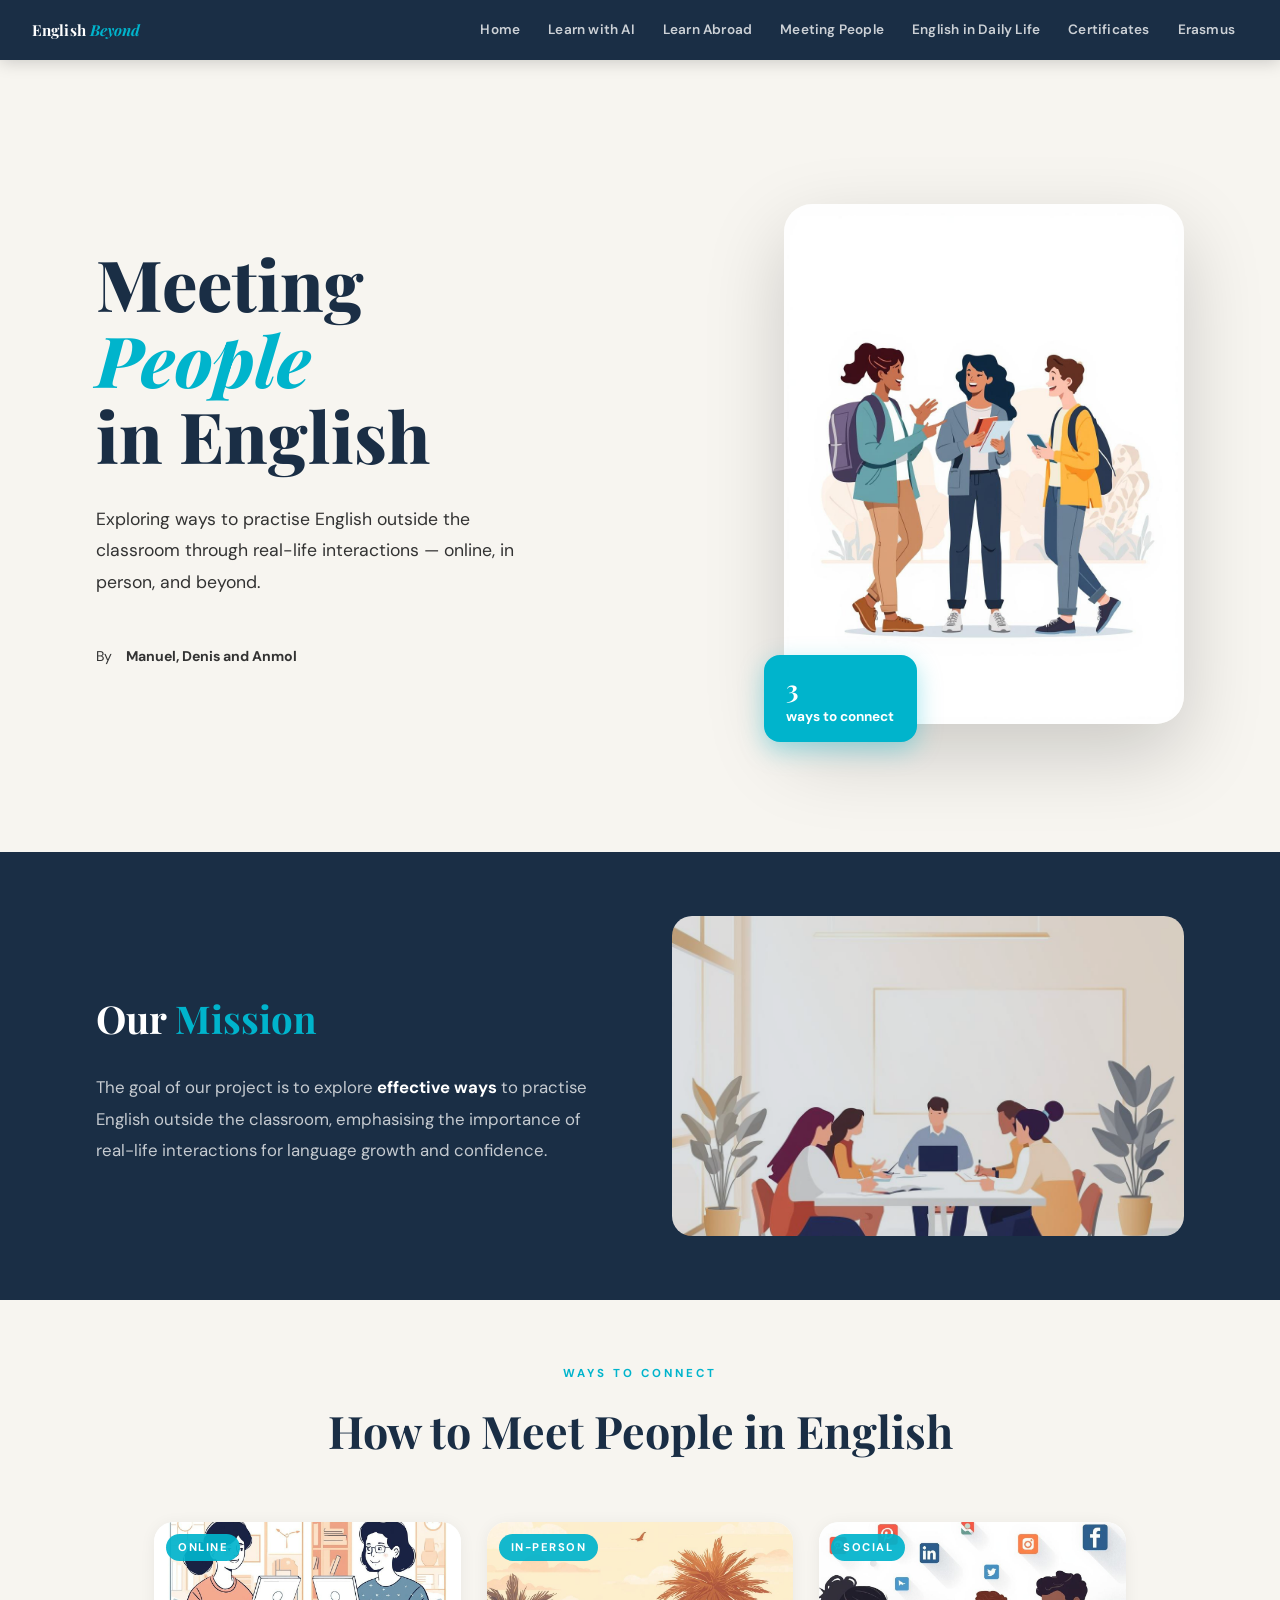
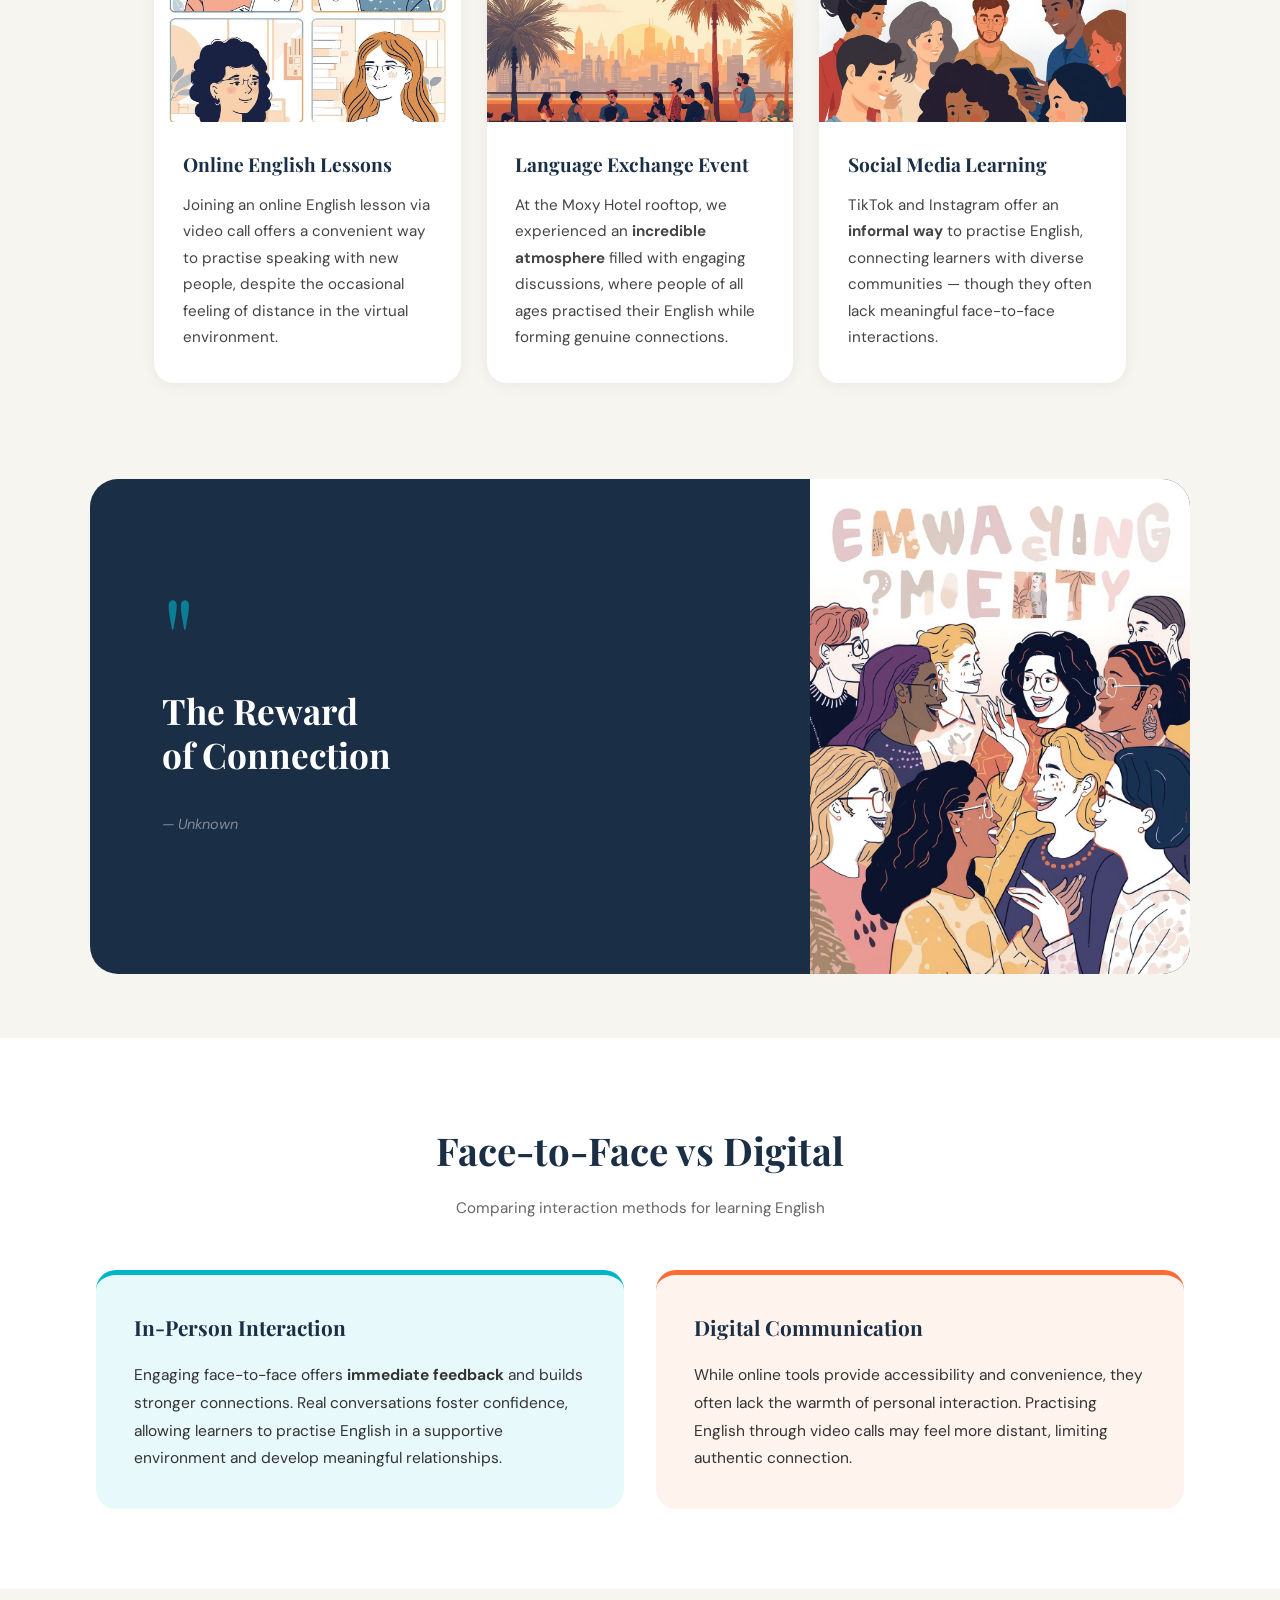
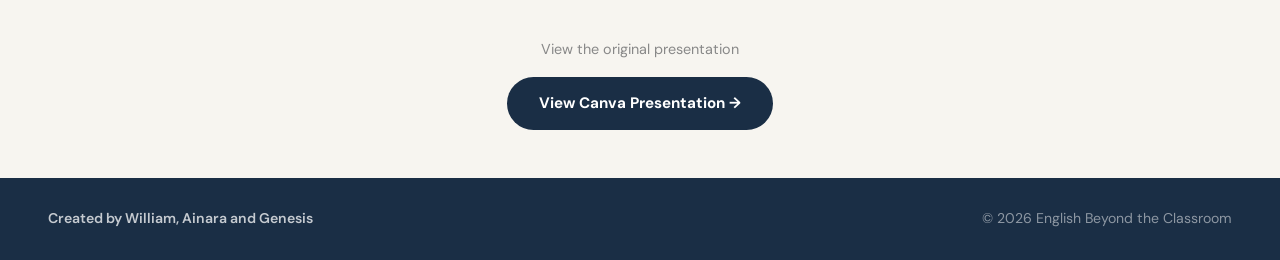
<file: html/meeting-people-in-english.html>
<!DOCTYPE html>
<html lang="en">
<head>
    <meta charset="UTF-8">
    <meta name="viewport" content="width=device-width, initial-scale=1.0">
    <title>Meeting People in English - English Beyond the Classroom</title>
    <link rel="stylesheet" href="../css/styles.css">
    <link rel="stylesheet" href="../css/meeting-people-in-english.css">
</head>
<body>

    <header>
        <nav>
            <a href="index.html" class="nav-brand">English <em>Beyond</em></a>
            <input type="checkbox" id="nav-toggle" class="nav-toggle-input">
            <label for="nav-toggle" class="nav-toggle-label" aria-label="Open menu">
                <span></span>
                <span></span>
                <span></span>
            </label>
            <ul>
                <li><a href="index.html">Home</a></li>
                <li><a href="learn-english-ia.html">Learn with AI</a></li>
                <li><a href="learn-english-abroad.html">Learn Abroad</a></li>
                <li><a href="meeting-people-in-english.html">Meeting People</a></li>
                <li><a href="english-part-of-your-life.html">English in Daily Life</a></li>
                <li><a href="certificates.html">Certificates</a></li>
                <li><a href="erasmus.html">Erasmus</a></li>
            </ul>
        </nav>
    </header>

    <!-- ═══════════════ HERO ═══════════════ -->
    <section class="hero">
        <div class="hero-text">
<h1>Meeting<br><span>People</span><br>in English</h1>
            <p class="hero-desc">Exploring ways to practise English outside the classroom through real-life interactions — online, in person, and beyond.</p>
            <p class="authors-tag">
                By&nbsp;<strong>Manuel, Denis and Anmol</strong>
            </p>
        </div>
        <div class="hero-image-col">
            <img src="../img/meeting_p1_img1.jpeg" alt="Students talking and connecting">
            <div class="hero-badge">
                <span>3</span>
                ways to connect
            </div>
        </div>
    </section>

    <!-- ═══════════════ MISSION ═══════════════ -->
    <section class="mission-strip">
        <div>
            <h2>Our <em>Mission</em></h2>
            <p>The goal of our project is to explore <strong style="color:#fff">effective ways</strong> to practise English outside the classroom, emphasising the importance of real-life interactions for language growth and confidence.</p>
        </div>
        <img src="../img/meeting_p2_img1.jpeg" alt="Students collaborating in a meeting" class="mission-img">
    </section>

    <!-- ═══════════════ TOPICS ═══════════════ -->
    <div class="section-header">
        <span class="overline">Ways to Connect</span>
        <h2>How to Meet People in English</h2>
    </div>

    <div class="topics-grid">

        <div class="topic-card">
            <div class="tc-img-wrap">
                <img src="../img/meeting_p3_img1.jpeg" alt="Online English lesson">
                <span class="tc-cat">Online</span>
            </div>
            <div class="tc-body">
                <h3>Online English Lessons</h3>
                <p>Joining an online English lesson via video call offers a convenient way to practise speaking with new people, despite the occasional feeling of distance in the virtual environment.</p>
            </div>
        </div>

        <div class="topic-card">
            <div class="tc-img-wrap">
                <img src="../img/meeting_p4_img1.jpeg" alt="Language exchange event at a rooftop">
                <span class="tc-cat">In-Person</span>
            </div>
            <div class="tc-body">
                <h3>Language Exchange Event</h3>
                <p>At the Moxy Hotel rooftop, we experienced an <strong>incredible atmosphere</strong> filled with engaging discussions, where people of all ages practised their English while forming genuine connections.</p>
            </div>
        </div>

        <div class="topic-card">
            <div class="tc-img-wrap">
                <img src="../img/meeting_p6_img1.jpeg" alt="People using social media">
                <span class="tc-cat">Social</span>
            </div>
            <div class="tc-body">
                <h3>Social Media Learning</h3>
                <p>TikTok and Instagram offer an <strong>informal way</strong> to practise English, connecting learners with diverse communities — though they often lack meaningful face-to-face interactions.</p>
            </div>
        </div>

    </div>

    <!-- ═══════════════ QUOTE ═══════════════ -->
    <section class="quote-section">
        <div class="quote-inner">
            <div class="quote-body">
                <span class="big-q">"</span>
                <h2>The Reward<br>of Connection</h2>
                <p class="attr">— Unknown</p>
            </div>
            <div class="quote-img-col">
                <img src="../img/meeting_p5_img1.jpeg" alt="Diverse group of people connecting">
            </div>
        </div>
    </section>

    <!-- ═══════════════ COMPARISON ═══════════════ -->
    <section class="comparison-section">
        <div class="comparison-inner">
            <h2>Face-to-Face vs Digital</h2>
            <p class="comp-sub">Comparing interaction methods for learning English</p>
            <div class="comparison-grid">
                <div class="comp-col in-person">
                    <h3>In-Person Interaction</h3>
                    <p>Engaging face-to-face offers <strong>immediate feedback</strong> and builds stronger connections. Real conversations foster confidence, allowing learners to practise English in a supportive environment and develop meaningful relationships.</p>
                </div>
                <div class="comp-col digital">
                    <h3>Digital Communication</h3>
                    <p>While online tools provide accessibility and convenience, they often lack the warmth of personal interaction. Practising English through video calls may feel more distant, limiting authentic connection.</p>
                </div>
            </div>
        </div>
    </section>

    <!-- ═══════════════ CANVA LINK ═══════════════ -->
    <section style="background:#f7f5f0; text-align:center; padding: 3rem 2rem;">
        <p style="color:#888; font-size:0.9rem; margin:0 0 1rem;">View the original presentation</p>
        <a href="https://canva.link/i7rew9p9lstf04c" target="_blank"
           style="display:inline-block; background:#1a2e45; color:#fff; padding:0.85rem 2rem;
                  text-decoration:none; border-radius:50px; font-weight:700; font-size:0.95rem;
                  transition:background 0.2s;"
           onmouseover="this.style.background='#00b4cc'"
           onmouseout="this.style.background='#1a2e45'">
            View Canva Presentation →
        </a>
    </section>

    <footer>
        <section><p>Created by William, Ainara and Genesis</p></section>
        <section><p>&copy; 2026 English Beyond the Classroom</p></section>
    </footer>

</body>
</html>
</file>
<file: css/styles.css>
@import url('https://fonts.googleapis.com/css2?family=Playfair+Display:wght@700;800&family=DM+Sans:wght@400;500;600;700&display=swap');

*, *::before, *::after { box-sizing: border-box; }

body {
    font-family: 'DM Sans', Arial, sans-serif;
    font-weight: 400;
    margin: 0;
    padding: 0;
    line-height: 1.7;
    background-color: #f0f8fb;
    color: #2a2a2a;
}

/* ══════════════════════════════════════════
   HEADER & NAVIGATION
══════════════════════════════════════════ */
header {
    background: #1a2e45;
    color: #fff;
    position: sticky;
    top: 0;
    z-index: 100;
    box-shadow: 0 2px 16px rgba(0,0,0,0.18);
}

header nav {
    display: flex;
    align-items: center;
    justify-content: space-between;
    max-width: 1280px;
    margin: 0 auto;
    padding: 0 2rem;
    min-height: 60px;
    flex-wrap: wrap;
    gap: 0;
}

/* Marca / logo del sitio */
.nav-brand {
    color: #fff;
    text-decoration: none;
    font-family: 'Playfair Display', serif;
    font-size: 0.95rem;
    font-weight: 700;
    line-height: 1.25;
    flex-shrink: 0;
    letter-spacing: 0.1px;
    padding: 0.5rem 0;
}

.nav-brand em {
    color: #00b4cc;
    font-style: italic;
}

/* Checkbox oculto — motor del hamburger */
.nav-toggle-input {
    display: none;
}

/* Botón hamburger — oculto en escritorio */
.nav-toggle-label {
    display: none;
    flex-direction: column;
    justify-content: center;
    gap: 5px;
    cursor: pointer;
    padding: 10px 8px;
    border-radius: 8px;
    transition: background 0.2s;
    -webkit-tap-highlight-color: transparent;
}

.nav-toggle-label:hover {
    background: rgba(255,255,255,0.1);
}

.nav-toggle-label span {
    display: block;
    width: 24px;
    height: 2px;
    background: rgba(255,255,255,0.88);
    border-radius: 2px;
    transition: transform 0.3s ease, opacity 0.3s ease, width 0.3s ease;
    transform-origin: center;
}

/* Lista de enlaces */
header nav ul {
    list-style: none;
    display: flex;
    align-items: center;
    gap: 2px;
    padding: 0;
    margin: 0;
    flex-wrap: wrap;
}

header nav ul li a {
    color: rgba(255,255,255,0.78);
    text-decoration: none;
    font-weight: 600;
    font-size: 0.85rem;
    padding: 7px 13px;
    border-radius: 50px;
    transition: background 0.22s, color 0.22s;
    letter-spacing: 0.2px;
    white-space: nowrap;
    display: block;
}

header nav ul li a:hover {
    background: rgba(0,180,204,0.22);
    color: #00b4cc;
}

/* ══════════════════════════════════════════
   MAIN WRAPPER (páginas sin CSS propio)
══════════════════════════════════════════ */
main {
    padding: 2.5rem;
    max-width: 900px;
    margin: 2.5rem auto;
    background: #fff;
    border-radius: 16px;
    box-shadow: 0 6px 24px rgba(0,0,0,0.08);
}

/* ══════════════════════════════════════════
   HEADINGS
══════════════════════════════════════════ */
h1 {
    font-family: 'Playfair Display', serif;
    color: #1b3a5c;
    border-bottom: 2px solid #e0f0f8;
    padding-bottom: 0.5rem;
}

h2 {
    font-family: 'Playfair Display', serif;
    color: #1b3a5c;
    margin-top: 2rem;
    border-bottom: 1px solid #e0f0f8;
    padding-bottom: 0.3rem;
}

h3 {
    color: #2474a0;
    margin-top: 1.5rem;
}

/* ══════════════════════════════════════════
   TABLAS
══════════════════════════════════════════ */
table {
    width: 100%;
    border-collapse: collapse;
    margin: 1.5rem 0;
}

table, th, td {
    border: 1px solid #bdc3c7;
}

th, td {
    padding: 10px;
    text-align: left;
}

th {
    background-color: #ecf0f1;
    color: #2c3e50;
}

/* ══════════════════════════════════════════
   PROMPT LIST
══════════════════════════════════════════ */
.prompt-list {
    background: #f9f9f9;
    padding: 15px;
    border-left: 4px solid #3498db;
    margin: 1rem 0;
    border-radius: 4px;
}

.prompt-list p {
    margin: 0.5rem 0;
    font-family: monospace;
    font-size: 1.05em;
    color: #2c3e50;
}

/* ══════════════════════════════════════════
   FOOTER
══════════════════════════════════════════ */
footer {
    display: flex;
    justify-content: space-between;
    align-items: center;
    padding: 1.8rem 3rem;
    font-size: 0.88rem;
    background: #1a2e45;
    color: rgba(255,255,255,0.5);
    flex-wrap: wrap;
    gap: 0.5rem;
}

footer section {
    margin: 0;
}

footer section:first-child {
    color: rgba(255,255,255,0.75);
    font-weight: 600;
}

footer section p {
    margin: 0;
}

/* ══════════════════════════════════════════
   RESPONSIVE — TABLET
══════════════════════════════════════════ */
@media (max-width: 900px) {
    header nav {
        padding: 0 1.5rem;
    }
}

/* ══════════════════════════════════════════
   RESPONSIVE — MÓVIL (hamburger)
══════════════════════════════════════════ */
@media (max-width: 768px) {
    header nav {
        padding: 0 1rem;
    }

    /* Mostrar botón hamburger */
    .nav-toggle-label {
        display: flex;
    }

    /* Hamburger → X cuando está abierto */
    .nav-toggle-input:checked ~ .nav-toggle-label span:nth-child(1) {
        transform: translateY(7px) rotate(45deg);
    }
    .nav-toggle-input:checked ~ .nav-toggle-label span:nth-child(2) {
        opacity: 0;
        width: 0;
    }
    .nav-toggle-input:checked ~ .nav-toggle-label span:nth-child(3) {
        transform: translateY(-7px) rotate(-45deg);
    }

    /* Ocultar lista por defecto en móvil */
    header nav ul {
        display: none;
        width: 100%;
        flex-direction: column;
        align-items: stretch;
        padding: 0.5rem 0 1rem;
        gap: 2px;
        border-top: 1px solid rgba(255,255,255,0.1);
    }

    /* Mostrar lista cuando el checkbox está activado */
    .nav-toggle-input:checked ~ ul {
        display: flex;
    }

    header nav ul li a {
        border-radius: 10px;
        padding: 0.7rem 1rem;
        font-size: 0.95rem;
        color: rgba(255,255,255,0.85);
    }

    header nav ul li a:hover {
        background: rgba(0,180,204,0.18);
        color: #00b4cc;
    }

    /* Footer centrado en móvil */
    footer {
        flex-direction: column;
        text-align: center;
        padding: 1.4rem 1.2rem;
        gap: 0.3rem;
    }

    /* main wrapper con menos padding en móvil */
    main {
        margin: 1rem 0.8rem;
        padding: 1.4rem 1.1rem;
        border-radius: 12px;
    }

    /* Tablas desplazables en móvil */
    table {
        display: block;
        overflow-x: auto;
        -webkit-overflow-scrolling: touch;
        min-width: 100%;
    }
}
</file>
<file: css/home.css>
*, *::before, *::after { box-sizing: border-box; }

        body {
            background: #f0f4f8;
            color: #1e1e1e;
        }

        /* ══════════════════════════════════════════
           HERO
        ══════════════════════════════════════════ */
        .hero {
            background: #1a2e45;
            padding: 6rem 6rem 5rem;
            text-align: center;
            position: relative;
            overflow: hidden;
        }

        .hero::before {
            content: '';
            position: absolute;
            top: -160px; left: 50%;
            transform: translateX(-50%);
            width: 700px; height: 700px;
            background: radial-gradient(circle, rgba(0,180,204,0.1) 0%, transparent 70%);
            border-radius: 50%;
            pointer-events: none;
        }

        .hero .overline {
            display: inline-block;
            font-size: 0.72rem;
            font-weight: 700;
            letter-spacing: 3px;
            text-transform: uppercase;
            color: #00b4cc;
            margin-bottom: 1.2rem;
        }

        .hero h1 {
            font-family: 'Playfair Display', serif;
            font-size: clamp(2.8rem, 5.5vw, 5rem);
            font-weight: 800;
            line-height: 1.1;
            color: #fff;
            border: none;
            margin: 0 0 1.4rem;
        }

        .hero h1 span {
            color: #00b4cc;
            font-style: italic;
        }

        .hero .hero-desc {
            font-size: 1.1rem;
            color: rgba(255,255,255,0.65);
            line-height: 1.85;
            max-width: 580px;
            margin: 0 auto 2.5rem;
        }

        .hero-authors {
            font-size: 0.88rem;
            color: rgba(255,255,255,0.38);
        }

        .hero-authors strong {
            color: rgba(255,255,255,0.65);
        }

        /* ══════════════════════════════════════════
           INTRO BAND
        ══════════════════════════════════════════ */
        .intro-band {
            background: #fff;
            padding: 3rem 6rem;
            text-align: center;
        }

        .intro-band p {
            font-size: 1.05rem;
            color: #333;
            line-height: 1.85;
            max-width: 700px;
            margin: 0 auto;
        }

        .intro-band .stat-group {
            display: flex;
            gap: 2.5rem;
            flex-shrink: 0;
        }

        .stat {
            text-align: center;
        }

        .stat .stat-num {
            font-family: 'Playfair Display', serif;
            font-size: 2.4rem;
            font-weight: 800;
            color: #1a2e45;
            display: block;
            line-height: 1;
        }

        .stat .stat-label {
            font-size: 0.8rem;
            color: #aaa;
            text-transform: uppercase;
            letter-spacing: 1.5px;
            font-weight: 700;
        }

        /* ══════════════════════════════════════════
           TOPIC CARDS GRID
        ══════════════════════════════════════════ */
        .topics-section {
            padding: 4rem 5rem 5rem;
            max-width: 1200px;
            margin: 0 auto;
        }

        .topics-section .section-header {
            text-align: center;
            margin-bottom: 2.5rem;
        }

        .topics-section .section-header .overline {
            display: block;
            font-size: 0.72rem;
            font-weight: 700;
            letter-spacing: 3px;
            text-transform: uppercase;
            color: #00b4cc;
            margin-bottom: 0.5rem;
        }

        .topics-section .section-header h2 {
            font-family: 'Playfair Display', serif;
            font-size: clamp(1.9rem, 3vw, 2.6rem);
            color: #1a2e45;
            border: none;
            margin: 0;
        }

        .cards-grid {
            display: grid;
            grid-template-columns: repeat(3, 1fr);
            gap: 1.6rem;
        }

        .topic-card {
            background: #fff;
            border-radius: 20px;
            padding: 2rem 2.2rem 2.2rem;
            text-decoration: none;
            display: flex;
            flex-direction: column;
            box-shadow: 0 2px 16px rgba(0,0,0,0.06);
            border-top: 4px solid transparent;
            transition: transform 0.25s, box-shadow 0.25s, border-color 0.25s;
        }

        .topic-card:hover {
            transform: translateY(-6px);
            box-shadow: 0 16px 48px rgba(0,0,0,0.12);
            border-top-color: #00b4cc;
        }

        .topic-card .tc-num {
            font-family: 'Playfair Display', serif;
            font-size: 2.8rem;
            font-weight: 800;
            color: #e8f0f5;
            line-height: 1;
            margin-bottom: 1rem;
        }

        .topic-card h3 {
            font-family: 'Playfair Display', serif;
            font-size: 1.15rem;
            color: #1a2e45;
            margin: 0 0 0.7rem;
        }

        .topic-card p {
            font-size: 0.92rem;
            color: #444;
            line-height: 1.7;
            margin: 0 0 1.5rem;
            flex: 1;
        }

        .topic-card .tc-link {
            font-size: 0.85rem;
            font-weight: 700;
            color: #00b4cc;
            letter-spacing: 0.5px;
        }

        /* ══════════════════════════════════════════
           RESPONSIVE
        ══════════════════════════════════════════ */
        @media (max-width: 1024px) {
            .hero { padding: 4rem 3rem 3.5rem; }
            .intro-band { padding: 2.5rem 3rem; }
            .topics-section { padding: 3rem 3rem 4rem; }
        }

        @media (max-width: 860px) {
            .cards-grid { grid-template-columns: 1fr 1fr; }
        }

        @media (max-width: 580px) {
            .hero { padding: 2.5rem 1.2rem 2rem; }
            .intro-band { padding: 1.8rem 1.2rem; text-align: center; }
            .topics-section { padding: 2rem 1rem 2.5rem; }
            .cards-grid { grid-template-columns: 1fr; }
            .intro-band .stat-group { gap: 1.5rem; }
            .topic-card { padding: 1.6rem 1.6rem 1.8rem; }
        }
</file>
<file: css/certificates.css>
/* ═══════════════════════════════════════════
   certificates.css
   Mirrors the structure of english-part-of-your-life.css
   ═══════════════════════════════════════════ */

/* ── HERO ── */
.hero {
    display: flex;
    align-items: center;
    gap: 3rem;
    padding: 5rem 6vw 4rem;
    min-height: 70vh;
}

.hero-text {
    flex: 1;
}

.hero-text h1 {
    font-size: clamp(2.4rem, 5vw, 4rem);
    font-weight: 800;
    line-height: 1.1;
    margin-bottom: 1.5rem;
    color: var(--color-heading, #111);
}

.hero-text h1 span {
    color: #185FA5;
}

.hero-desc {
    font-size: 1.1rem;
    line-height: 1.7;
    color: #555;
    max-width: 480px;
    margin-bottom: 1.5rem;
}

.authors-tag {
    font-size: 0.9rem;
    color: #888;
}

.hero-image-col {
    flex: 1;
    display: flex;
    align-items: center;
    justify-content: center;
    position: relative;
}

.hero-image-col img {
    width: 100%;
    max-width: 480px;
    border-radius: 16px;
    object-fit: cover;
}

.hero-badge {
    position: absolute;
    bottom: -1rem;
    right: 1rem;
    background: #185FA5;
    color: white;
    padding: 0.8rem 1.2rem;
    border-radius: 12px;
    font-size: 0.85rem;
    font-weight: 500;
    text-align: center;
    line-height: 1.3;
}

.hero-badge span {
    display: block;
    font-size: 2rem;
    font-weight: 800;
    line-height: 1;
}

/* ── OVERLINE ── */
.overline {
    display: block;
    font-size: 0.75rem;
    font-weight: 600;
    letter-spacing: 0.1em;
    text-transform: uppercase;
    color: #185FA5;
    margin-bottom: 0.5rem;
}

/* ── CONCEPT STRIP (Introduction) ── */
.concept-strip {
    background: #f7f9fc;
    padding: 5rem 6vw;
}

.concept-strip-inner {
    max-width: 900px;
    margin: 0 auto;
}

.concept-strip-inner h2 {
    font-size: clamp(1.6rem, 3vw, 2.4rem);
    font-weight: 700;
    margin-bottom: 1rem;
    color: #111;
}

.concept-strip-inner h2 em {
    color: #185FA5;
    font-style: normal;
}

.intro-text {
    font-size: 1.05rem;
    line-height: 1.7;
    color: #555;
    margin-bottom: 2.5rem;
    max-width: 680px;
}

.pathways-grid {
    display: grid;
    grid-template-columns: 1fr 1fr;
    gap: 1.5rem;
    margin-bottom: 2rem;
}

.pathway-card {
    padding: 1.5rem;
    border-radius: 14px;
    border-left: 4px solid;
}

.pathway-card.integrated {
    background: #e6f1fb;
    border-color: #185FA5;
}

.pathway-card.dedicated {
    background: #e1f5ee;
    border-color: #0F6E56;
}

.pathway-card h3 {
    font-size: 1rem;
    font-weight: 700;
    margin-bottom: 0.5rem;
    color: #111;
}

.pathway-card p {
    font-size: 0.95rem;
    line-height: 1.6;
    color: #444;
}

.golden-rule {
    background: #fff8e6;
    border-left: 4px solid #EF9F27;
    padding: 1rem 1.5rem;
    border-radius: 0 10px 10px 0;
    font-size: 0.95rem;
    color: #444;
    line-height: 1.6;
}

.golden-rule strong {
    color: #111;
}

/* ── MAIN CERTIFICATES ── */
.certs-section {
    padding: 5rem 6vw;
}

.section-header {
    text-align: center;
    margin-bottom: 3rem;
}

.section-header h2 {
    font-size: clamp(1.6rem, 3vw, 2.2rem);
    font-weight: 700;
    color: #111;
}

.certs-grid {
    display: grid;
    grid-template-columns: repeat(3, 1fr);
    gap: 1.5rem;
    max-width: 1000px;
    margin: 0 auto;
}

.cert-card {
    background: #fff;
    border: 1px solid #e0e8f0;
    border-radius: 16px;
    padding: 2rem 1.5rem;
    text-align: center;
    transition: box-shadow 0.2s;
}

.cert-card:hover {
    box-shadow: 0 8px 32px rgba(24, 95, 165, 0.1);
}

.cert-icon {
    width: 60px;
    height: 60px;
    border-radius: 50%;
    display: flex;
    align-items: center;
    justify-content: center;
    font-size: 1.4rem;
    font-weight: 800;
    margin: 0 auto 1rem;
    color: white;
}

.cert-icon.cambridge { background: #185FA5; }
.cert-icon.ielts     { background: #D85A30; }
.cert-icon.toefl     { background: #0F6E56; }

.cert-card h3 {
    font-size: 1.2rem;
    font-weight: 700;
    margin-bottom: 0.75rem;
    color: #111;
}

.cert-card p {
    font-size: 0.9rem;
    line-height: 1.6;
    color: #555;
    margin-bottom: 1rem;
}

.cert-facts {
    list-style: none;
    padding: 0;
    text-align: left;
}

.cert-facts li {
    font-size: 0.85rem;
    color: #444;
    padding: 0.3rem 0;
    border-bottom: 1px solid #f0f0f0;
}

.cert-facts li::before {
    content: "→ ";
    color: #185FA5;
    font-weight: 700;
}

/* ── COMPARISON TABLE ── */
.comparison-section {
    background: #f7f9fc;
    padding: 5rem 6vw;
}

.comparison-inner {
    max-width: 900px;
    margin: 0 auto;
}

.comparison-inner h2 {
    font-size: clamp(1.6rem, 3vw, 2.2rem);
    font-weight: 700;
    color: #111;
    margin-bottom: 2rem;
}

.table-wrap {
    overflow-x: auto;
}

.comparison-table {
    width: 100%;
    border-collapse: collapse;
    font-size: 0.95rem;
}

.comparison-table thead tr {
    background: #185FA5;
    color: white;
}

.comparison-table th {
    padding: 0.9rem 1rem;
    text-align: left;
    font-weight: 600;
}

.comparison-table tbody tr {
    border-bottom: 1px solid #e0e8f0;
    transition: background 0.15s;
}

.comparison-table tbody tr:hover {
    background: #edf4fb;
}

.comparison-table td {
    padding: 0.9rem 1rem;
    color: #333;
}

.comparison-table td strong {
    color: #185FA5;
}

/* ── OPINION ── */
.opinion-section {
    padding: 5rem 6vw;
}

.opinion-inner {
    max-width: 900px;
    margin: 0 auto;
}

.opinion-inner h2 {
    font-size: clamp(1.6rem, 3vw, 2.2rem);
    font-weight: 700;
    color: #111;
    margin-bottom: 2.5rem;
}

.opinion-grid {
    display: flex;
    flex-direction: column;
    gap: 1.5rem;
}

.opinion-item {
    background: #fff;
    border: 1px solid #e0e8f0;
    border-radius: 14px;
    padding: 1.5rem;
}

.opinion-label {
    font-size: 0.75rem;
    font-weight: 700;
    text-transform: uppercase;
    letter-spacing: 0.08em;
    color: #185FA5;
    margin-bottom: 0.6rem;
}

.opinion-item p {
    font-size: 0.95rem;
    line-height: 1.7;
    color: #444;
}

/* ── FREE RESOURCES ── */
.resources-section {
    background: #f7f9fc;
    padding: 5rem 6vw;
}

.resources-inner {
    max-width: 900px;
    margin: 0 auto;
}

.resources-inner h2 {
    font-size: clamp(1.6rem, 3vw, 2.2rem);
    font-weight: 700;
    color: #111;
    margin-bottom: 0.75rem;
}

.resources-intro {
    font-size: 1rem;
    line-height: 1.7;
    color: #555;
    margin-bottom: 2.5rem;
}

.resources-grid {
    display: grid;
    grid-template-columns: repeat(3, 1fr);
    gap: 1.5rem;
}

.resource-card {
    background: white;
    border-radius: 14px;
    padding: 1.5rem;
    border: 1px solid #e0e8f0;
}

.resource-icon {
    font-size: 1.8rem;
    margin-bottom: 0.75rem;
}

.resource-card h3 {
    font-size: 1rem;
    font-weight: 700;
    color: #111;
    margin-bottom: 0.5rem;
}

.resource-card p {
    font-size: 0.9rem;
    line-height: 1.6;
    color: #555;
}

/* ── SCHOLARSHIPS ── */
.scholarships-section {
    padding: 5rem 6vw;
}

.scholarships-inner {
    max-width: 900px;
    margin: 0 auto;
}

.scholarships-inner h2 {
    font-size: clamp(1.6rem, 3vw, 2.2rem);
    font-weight: 700;
    color: #111;
    margin-bottom: 2.5rem;
}

.scholarships-grid {
    display: grid;
    grid-template-columns: 1fr 1fr;
    gap: 1.5rem;
}

.scholarship-item {
    padding: 1.5rem;
    background: #fff;
    border-radius: 14px;
    border: 1px solid #e0e8f0;
}

.scholarship-item h3 {
    font-size: 1rem;
    font-weight: 700;
    color: #185FA5;
    margin-bottom: 0.5rem;
}

.scholarship-item p {
    font-size: 0.9rem;
    line-height: 1.6;
    color: #555;
}

/* ── STUDY PLAN ── */
.plan-section {
    background: #f7f9fc;
    padding: 5rem 6vw;
}

.plan-inner {
    max-width: 800px;
    margin: 0 auto;
}

.plan-inner h2 {
    font-size: clamp(1.6rem, 3vw, 2.2rem);
    font-weight: 700;
    color: #111;
    margin-bottom: 0.5rem;
}

.plan-intro {
    font-size: 0.95rem;
    color: #777;
    margin-bottom: 2.5rem;
}

.timeline {
    display: flex;
    flex-direction: column;
    gap: 0;
}

.timeline-item {
    display: flex;
    gap: 1.5rem;
    padding-bottom: 2rem;
    position: relative;
}

.timeline-item:not(:last-child)::before {
    content: '';
    position: absolute;
    left: 22px;
    top: 48px;
    bottom: 0;
    width: 2px;
    background: #c8dff5;
}

.timeline-num {
    flex-shrink: 0;
    width: 46px;
    height: 46px;
    border-radius: 50%;
    background: #185FA5;
    color: white;
    font-size: 0.85rem;
    font-weight: 800;
    display: flex;
    align-items: center;
    justify-content: center;
    position: relative;
    z-index: 1;
}

.timeline-body {
    padding-top: 0.4rem;
}

.timeline-body h3 {
    font-size: 1.05rem;
    font-weight: 700;
    color: #111;
    margin-bottom: 0.2rem;
}

.timeline-sub {
    font-size: 0.8rem;
    font-weight: 600;
    text-transform: uppercase;
    letter-spacing: 0.07em;
    color: #185FA5;
    margin-bottom: 0.5rem;
}

.timeline-body p:last-child {
    font-size: 0.93rem;
    line-height: 1.7;
    color: #555;
}

.plan-quote {
    margin-top: 3rem;
    display: flex;
    align-items: flex-start;
    gap: 1rem;
    padding: 2rem;
    background: #185FA5;
    color: white;
    border-radius: 16px;
}

.big-q {
    font-size: 4rem;
    line-height: 1;
    font-weight: 800;
    opacity: 0.4;
    flex-shrink: 0;
}

.plan-quote p {
    font-size: 1.2rem;
    font-weight: 600;
    line-height: 1.5;
    padding-top: 0.5rem;
}

/* ── CANVA LINK ── */
.canva-link-section {
    text-align: center;
    padding: 3rem 6vw;
    background: #fff;
    border-top: 1px solid #e8edf5;
}

.canva-link-section p {
    font-size: 0.9rem;
    color: #888;
    margin-bottom: 0.75rem;
}

.canva-link-section a {
    display: inline-block;
    padding: 0.7rem 1.5rem;
    background: #185FA5;
    color: white;
    border-radius: 8px;
    font-size: 0.9rem;
    font-weight: 600;
    text-decoration: none;
    transition: background 0.2s;
}

.canva-link-section a:hover {
    background: #0C447C;
}

/* ── RESPONSIVE ── */
@media (max-width: 768px) {
    .hero {
        flex-direction: column;
        padding: 3rem 5vw;
        min-height: auto;
    }

    .pathways-grid,
    .certs-grid,
    .resources-grid,
    .scholarships-grid {
        grid-template-columns: 1fr;
    }
}
</file>
<file: css/english-part-of-your-life.css>
/* ══════════════════════════════════════════
           RESET & BASE
        ══════════════════════════════════════════ */
        *, *::before, *::after { box-sizing: border-box; }

        body {
            background: #faf9f6;
            color: #1e1e1e;
        }

        /* ══════════════════════════════════════════
           HERO
        ══════════════════════════════════════════ */
        .hero {
            background: #faf9f6;
            padding: 5rem 6rem 4rem;
            display: grid;
            grid-template-columns: 1fr 460px;
            gap: 3rem;
            align-items: center;
            min-height: 88vh;
        }

        .hero-text .chip {
            display: inline-flex;
            align-items: center;
            gap: 0.4rem;
            background: #fff;
            border: 1.5px solid #ddd;
            border-radius: 50px;
            padding: 0.35rem 1rem;
            font-size: 0.78rem;
            font-weight: 700;
            letter-spacing: 1.5px;
            text-transform: uppercase;
            color: #333;
            margin-bottom: 1.8rem;
        }

        .hero-text h1 {
            font-family: 'Playfair Display', serif;
            font-size: clamp(2.8rem, 5vw, 4.6rem);
            font-weight: 800;
            line-height: 1.08;
            color: #1a2e45;
            border: none;
            margin: 0 0 1.4rem;
        }

        .hero-text h1 span {
            color: #e74c3c;
            font-style: italic;
        }

        .hero-text .hero-desc {
            font-size: 1.08rem;
            color: #333;
            line-height: 1.8;
            max-width: 440px;
            margin-bottom: 2rem;
        }

        .hero-text .authors-tag {
            display: inline-flex;
            align-items: center;
            gap: 0.6rem;
            font-size: 0.88rem;
            color: #333;
        }

        .hero-text .authors-tag strong {
            color: #333;
        }

        .hero-image-col {
            position: relative;
        }

        .hero-image-col img {
            width: 100%;
            height: 420px;
            object-fit: cover;
            object-position: center;
            border-radius: 28px;
            display: block;
            box-shadow: 0 30px 80px rgba(0,0,0,0.18);
        }

        .hero-badge {
            position: absolute;
            bottom: -18px;
            left: -20px;
            background: #e74c3c;
            color: #fff;
            border-radius: 16px;
            padding: 1rem 1.4rem;
            font-weight: 700;
            font-size: 0.85rem;
            box-shadow: 0 8px 24px rgba(231,76,60,0.35);
            line-height: 1.4;
        }

        .hero-badge span {
            display: block;
            font-size: 1.6rem;
            font-family: 'Playfair Display', serif;
        }

        /* ══════════════════════════════════════════
           KEY CONCEPTS STRIP (fondo oscuro)
        ══════════════════════════════════════════ */
        .concept-strip {
            background: #1a2e45;
            color: #fff;
            padding: 4.5rem 6rem;
        }

        .concept-strip-inner {
            max-width: 1100px;
            margin: 0 auto;
        }

        .concept-strip .overline {
            font-size: 0.72rem;
            font-weight: 700;
            letter-spacing: 3px;
            text-transform: uppercase;
            color: #e74c3c;
            display: block;
            margin-bottom: 0.6rem;
        }

        .concept-strip h2 {
            font-family: 'Playfair Display', serif;
            font-size: clamp(2rem, 3.5vw, 2.8rem);
            color: #fff;
            border: none;
            margin: 0 0 0.8rem;
        }

        .concept-strip h2 em {
            color: #e74c3c;
            font-style: normal;
        }

        .concept-strip .intro-text {
            font-size: 1.05rem;
            color: rgba(255,255,255,0.72);
            line-height: 1.85;
            max-width: 680px;
            margin-bottom: 2.8rem;
        }

        .pathways-grid {
            display: grid;
            grid-template-columns: 1fr 1fr;
            gap: 1.6rem;
        }

        .pathway-card {
            border-radius: 20px;
            padding: 2rem 2.2rem;
        }

        .pathway-card.integrated {
            background: rgba(231,76,60,0.15);
            border-top: 4px solid #e74c3c;
        }

        .pathway-card.dedicated {
            background: rgba(52,152,219,0.15);
            border-top: 4px solid #3498db;
        }

        .pathway-card .p-icon {
            font-size: 2.2rem;
            display: block;
            margin-bottom: 0.8rem;
        }

        .pathway-card h3 {
            font-family: 'Playfair Display', serif;
            font-size: 1.25rem;
            color: #fff;
            margin: 0 0 0.7rem;
        }

        .pathway-card p {
            font-size: 0.97rem;
            color: rgba(255,255,255,0.68);
            line-height: 1.75;
            margin: 0;
        }

        .golden-rule {
            margin-top: 2.5rem;
            background: rgba(255,255,255,0.06);
            border-left: 4px solid #e74c3c;
            border-radius: 0 12px 12px 0;
            padding: 1.2rem 1.8rem;
            font-size: 1.05rem;
            color: rgba(255,255,255,0.85);
        }

        .golden-rule strong {
            color: #e74c3c;
        }

        /* ══════════════════════════════════════════
           SURVEY SECTION
        ══════════════════════════════════════════ */
        .survey-section {
            background: #faf9f6;
            padding: 5rem 4rem;
        }

        .section-header {
            text-align: center;
            margin-bottom: 2.5rem;
        }

        .section-header .overline {
            font-size: 0.72rem;
            font-weight: 700;
            letter-spacing: 3px;
            text-transform: uppercase;
            color: #e74c3c;
            display: block;
            margin-bottom: 0.5rem;
        }

        .section-header h2 {
            font-family: 'Playfair Display', serif;
            font-size: clamp(1.9rem, 3.2vw, 2.6rem);
            color: #1a2e45;
            border: none;
            margin: 0;
        }

        .survey-grid {
            display: grid;
            grid-template-columns: 1fr 1fr;
            gap: 2rem;
            max-width: 1100px;
            margin: 0 auto;
        }

        .survey-card {
            background: #fff;
            border-radius: 20px;
            overflow: hidden;
            box-shadow: 0 4px 20px rgba(0,0,0,0.07);
            transition: transform 0.25s, box-shadow 0.25s;
        }

        .survey-card:hover {
            transform: translateY(-5px);
            box-shadow: 0 16px 48px rgba(0,0,0,0.12);
        }

        .survey-card img {
            width: 100%;
            display: block;
        }

        .survey-card .sc-caption {
            padding: 1.2rem 1.6rem 1.5rem;
            font-size: 0.9rem;
            color: #444;
            line-height: 1.6;
            border-top: 2px solid #f0f0f0;
        }

        .survey-card .sc-caption strong {
            color: #1a2e45;
            font-size: 0.95rem;
        }

        /* ══════════════════════════════════════════
           DEDICATED STUDY
        ══════════════════════════════════════════ */
        .study-section {
            background: #fff;
            padding: 5rem 6rem;
        }

        .study-inner {
            max-width: 1100px;
            margin: 0 auto;
            display: grid;
            grid-template-columns: 1fr 1fr;
            gap: 3.5rem;
            align-items: start;
        }

        .study-left h2 {
            font-family: 'Playfair Display', serif;
            font-size: clamp(2rem, 3vw, 2.6rem);
            color: #1a2e45;
            border: none;
            margin: 0 0 0.4rem;
        }

        .study-left .overline {
            font-size: 0.72rem;
            font-weight: 700;
            letter-spacing: 3px;
            text-transform: uppercase;
            color: #e74c3c;
            display: block;
            margin-bottom: 0.6rem;
        }

        .study-left .commitment-box {
            background: #faf9f6;
            border-radius: 16px;
            padding: 1.6rem 1.8rem;
            margin-top: 1.8rem;
            border-left: 4px solid #3498db;
        }

        .study-left .commitment-box h3 {
            font-family: 'Playfair Display', serif;
            font-size: 1.1rem;
            color: #1a2e45;
            margin: 0 0 0.6rem;
            font-style: italic;
        }

        .study-left .commitment-box p {
            font-size: 0.97rem;
            color: #333;
            line-height: 1.8;
            margin: 0;
        }

        .study-right h3 {
            font-family: 'Playfair Display', serif;
            font-size: 1.2rem;
            color: #1a2e45;
            margin: 0 0 1.2rem;
            font-style: italic;
        }

        .study-items {
            display: flex;
            flex-direction: column;
            gap: 1.2rem;
        }

        .study-item {
            display: flex;
            gap: 1rem;
            align-items: flex-start;
            background: #faf9f6;
            border-radius: 14px;
            padding: 1.2rem 1.4rem;
        }

        .study-item .si-icon {
            font-size: 1.6rem;
            flex-shrink: 0;
            margin-top: 0.1rem;
        }

        .study-item .si-body strong {
            display: block;
            color: #1a2e45;
            font-size: 0.95rem;
            margin-bottom: 0.25rem;
        }

        .study-item .si-body p {
            font-size: 0.9rem;
            color: #444;
            margin: 0;
            line-height: 1.65;
        }

        /* ══════════════════════════════════════════
           ACTION PLAN / CONCLUSION
        ══════════════════════════════════════════ */
        .plan-section {
            background: #1a2e45;
            padding: 5rem 6rem;
        }

        .plan-inner {
            max-width: 1100px;
            margin: 0 auto;
        }

        .plan-inner .overline {
            font-size: 0.72rem;
            font-weight: 700;
            letter-spacing: 3px;
            text-transform: uppercase;
            color: #e74c3c;
            display: block;
            margin-bottom: 0.5rem;
        }

        .plan-inner h2 {
            font-family: 'Playfair Display', serif;
            font-size: clamp(2rem, 3.5vw, 2.8rem);
            color: #fff;
            border: none;
            margin: 0 0 2.5rem;
        }

        .plan-cols {
            display: grid;
            grid-template-columns: 1fr 1fr;
            gap: 2rem;
            margin-bottom: 3rem;
        }

        .plan-col {
            border-radius: 20px;
            padding: 2rem 2.2rem;
        }

        .plan-col.weekdays {
            background: rgba(52,152,219,0.18);
            border-top: 4px solid #3498db;
        }

        .plan-col.weekend {
            background: rgba(231,76,60,0.18);
            border-top: 4px solid #e74c3c;
        }

        .plan-col h3 {
            font-family: 'Playfair Display', serif;
            font-size: 1.2rem;
            color: #fff;
            margin: 0 0 1.2rem;
        }

        .plan-col ul {
            list-style: none;
            padding: 0;
            margin: 0;
            display: flex;
            flex-direction: column;
            gap: 0.9rem;
        }

        .plan-col ul li {
            font-size: 0.97rem;
            color: rgba(255,255,255,0.75);
            line-height: 1.65;
            padding-left: 1.2rem;
            position: relative;
        }

        .plan-col ul li::before {
            content: '→';
            position: absolute;
            left: 0;
            color: #e74c3c;
            font-weight: 700;
        }

        .plan-col ul li strong {
            color: #fff;
        }

        .plan-quote {
            background: rgba(255,255,255,0.06);
            border-radius: 20px;
            padding: 2.5rem 3rem;
            text-align: center;
        }

        .plan-quote .big-q {
            font-family: 'Playfair Display', serif;
            font-size: 5rem;
            color: #e74c3c;
            line-height: 0.5;
            display: block;
            margin-bottom: 1rem;
            opacity: 0.6;
        }

        .plan-quote p {
            font-family: 'Playfair Display', serif;
            font-size: clamp(1.4rem, 2.5vw, 2rem);
            color: #fff;
            font-style: italic;
            margin: 0;
            line-height: 1.5;
        }

        /* ══════════════════════════════════════════
           CANVA LINK
        ══════════════════════════════════════════ */
        .canva-link-section {
            background: #faf9f6;
            text-align: center;
            padding: 3.5rem 2rem;
        }

        .canva-link-section p {
            color: #555;
            font-size: 0.9rem;
            margin: 0 0 1rem;
        }

        .canva-link-section a {
            display: inline-block;
            background: #1a2e45;
            color: #fff;
            padding: 0.85rem 2.2rem;
            text-decoration: none;
            border-radius: 50px;
            font-weight: 700;
            font-size: 0.95rem;
            transition: background 0.22s;
        }

        .canva-link-section a:hover {
            background: #e74c3c;
        }

        /* ══════════════════════════════════════════
           RESPONSIVE
        ══════════════════════════════════════════ */
        @media (max-width: 1024px) {
            .hero, .concept-strip, .study-section, .plan-section { padding-left: 3rem; padding-right: 3rem; }
            .survey-section { padding-left: 3rem; padding-right: 3rem; }
        }

        @media (max-width: 860px) {
            .hero { grid-template-columns: 1fr; min-height: auto; padding: 3rem 2rem; }
            .hero-image-col img { height: 300px; }
            .hero-badge { bottom: 10px; left: 10px; }
            .concept-strip { padding: 3rem 2rem; }
            .pathways-grid { grid-template-columns: 1fr; }
            .survey-grid { grid-template-columns: 1fr; padding: 0; }
            .study-section { padding: 3rem 2rem; }
            .study-inner { grid-template-columns: 1fr; gap: 2rem; }
            .plan-section { padding: 3rem 2rem; }
            .plan-cols { grid-template-columns: 1fr; }
        }

        @media (max-width: 580px) {
            .hero { padding: 2.5rem 1.2rem; min-height: auto; }
            .concept-strip { padding: 2.5rem 1.2rem; }
            .survey-section { padding: 2.5rem 1.2rem; }
            .study-section { padding: 2.5rem 1.2rem; }
            .plan-section { padding: 2.5rem 1.2rem; }
            .plan-quote { padding: 2rem 1.4rem; }
            .canva-link-section { padding: 2.5rem 1.2rem; }
        }
</file>
<file: css/erasmus.css>
/* ══════════════════════════════════════════
   RESET & BASE
══════════════════════════════════════════ */
*, *::before, *::after { box-sizing: border-box; }

body {
    background: #f5f4f9;
    color: #1e1e1e;
}

:root {
    --accent: #7c3aed;
    --accent-light: rgba(124,58,237,0.12);
    --dark: #1a2e45;
}

/* ══════════════════════════════════════════
   HERO
══════════════════════════════════════════ */
.hero {
    background: linear-gradient(135deg, #1a1040, #2d1b69, #1a2e45);
    padding: 5.5rem 6rem 5rem;
    display: grid;
    grid-template-columns: 1fr 420px;
    gap: 3rem;
    align-items: center;
    position: relative;
    overflow: hidden;
}

.hero::before {
    content: '';
    position: absolute;
    top: -100px; right: -100px;
    width: 500px; height: 500px;
    background: radial-gradient(circle, rgba(124,58,237,0.15) 0%, transparent 70%);
    border-radius: 50%;
    pointer-events: none;
}

.hero-text h1 {
    font-family: 'Playfair Display', serif;
    font-size: clamp(3rem, 5.5vw, 5rem);
    font-weight: 800;
    line-height: 1.05;
    color: #fff;
    border: none;
    margin: 0 0 1.4rem;
}

.hero-text h1 span {
    color: #a78bfa;
    font-style: italic;
}

.hero-text .hero-desc {
    font-size: 1.08rem;
    color: rgba(255,255,255,0.65);
    line-height: 1.85;
    max-width: 520px;
    margin: 0 0 2rem;
}

.hero-text .authors-tag {
    font-size: 0.88rem;
    color: rgba(255,255,255,0.4);
}

.hero-text .authors-tag strong {
    color: rgba(255,255,255,0.75);
}

.hero-img-col {
    position: relative;
}

.hero-img-col img {
    width: 100%;
    height: 500px;
    object-fit: cover;
    object-position: center top;
    border-radius: 24px;
    display: block;
    box-shadow: 0 30px 80px rgba(0,0,0,0.4);
}

/* ══════════════════════════════════════════
   OVERLINE (compartida)
══════════════════════════════════════════ */
.overline {
    display: block;
    font-size: 0.72rem;
    font-weight: 700;
    letter-spacing: 3px;
    text-transform: uppercase;
    color: var(--accent);
    margin-bottom: 0.5rem;
}

/* ══════════════════════════════════════════
   PHASES OVERVIEW
══════════════════════════════════════════ */
.phases-section {
    background: #fff;
    padding: 5rem 6rem;
}

.phases-inner {
    max-width: 1100px;
    margin: 0 auto;
}

.phases-inner h2 {
    font-family: 'Playfair Display', serif;
    font-size: clamp(1.9rem, 3vw, 2.6rem);
    color: var(--dark);
    border: none;
    margin: 0 0 0.6rem;
}

.phases-intro {
    font-size: 1rem;
    color: #444;
    line-height: 1.8;
    max-width: 620px;
    margin-bottom: 2.8rem;
}

.phases-grid {
    display: grid;
    grid-template-columns: repeat(4, 1fr);
    gap: 1.4rem;
}

.phase-card {
    background: #f5f4f9;
    border-radius: 20px;
    padding: 1.8rem 1.6rem 2rem;
    border-top: 4px solid var(--accent);
    transition: transform 0.25s, box-shadow 0.25s;
}

.phase-card:hover {
    transform: translateY(-5px);
    box-shadow: 0 12px 36px rgba(124,58,237,0.12);
}

.phase-num {
    font-family: 'Playfair Display', serif;
    font-size: 2.5rem;
    font-weight: 800;
    color: rgba(124,58,237,0.15);
    line-height: 1;
    display: block;
    margin-bottom: 0.8rem;
}

.phase-card h3 {
    font-family: 'Playfair Display', serif;
    font-size: 1.1rem;
    color: var(--dark);
    margin: 0 0 0.6rem;
}

.phase-card p {
    font-size: 0.9rem;
    color: #444;
    line-height: 1.7;
    margin: 0;
}

/* ══════════════════════════════════════════
   APPLICATION PROCESS
══════════════════════════════════════════ */
.process-section {
    background: linear-gradient(135deg, #1a1040, #2d1b69, #1a2e45);
    padding: 5rem 6rem;
}

.process-inner {
    max-width: 1100px;
    margin: 0 auto;
}

.process-inner .overline {
    color: #a78bfa;
}

.process-inner h2 {
    font-family: 'Playfair Display', serif;
    font-size: clamp(1.9rem, 3vw, 2.6rem);
    color: #fff;
    border: none;
    margin: 0 0 0.6rem;
}

.process-inner .section-intro {
    font-size: 1rem;
    color: rgba(255,255,255,0.62);
    line-height: 1.8;
    max-width: 620px;
    margin-bottom: 3rem;
}

.steps-flow {
    display: flex;
    align-items: stretch;
    gap: 1rem;
}

.step-item {
    flex: 1;
    background: rgba(255,255,255,0.06);
    border: 1px solid rgba(255,255,255,0.12);
    border-radius: 20px;
    padding: 2rem 1.8rem;
}

.step-circle {
    width: 44px;
    height: 44px;
    background: var(--accent);
    border-radius: 50%;
    display: flex;
    align-items: center;
    justify-content: center;
    font-family: 'Playfair Display', serif;
    font-size: 1.1rem;
    font-weight: 800;
    color: #fff;
    margin-bottom: 1.2rem;
    flex-shrink: 0;
}

.step-body h3 {
    font-family: 'Playfair Display', serif;
    font-size: 1.1rem;
    color: #fff;
    margin: 0 0 0.6rem;
}

.step-body p {
    font-size: 0.9rem;
    color: rgba(255,255,255,0.65);
    line-height: 1.7;
    margin: 0;
}

.step-arrow {
    font-size: 1.6rem;
    color: rgba(167,139,250,0.5);
    align-self: center;
    flex-shrink: 0;
}

/* ══════════════════════════════════════════
   PRE-DEPARTURE CHECKLIST
══════════════════════════════════════════ */
.predep-section {
    background: #f5f4f9;
    padding: 5rem 6rem;
}

.predep-inner {
    max-width: 1100px;
    margin: 0 auto;
}

.predep-inner h2 {
    font-family: 'Playfair Display', serif;
    font-size: clamp(1.9rem, 3vw, 2.6rem);
    color: var(--dark);
    border: none;
    margin: 0 0 0.6rem;
}

.predep-inner .section-intro {
    font-size: 1rem;
    color: #444;
    line-height: 1.8;
    max-width: 620px;
    margin-bottom: 2.8rem;
}

.checklist-grid {
    display: grid;
    grid-template-columns: repeat(3, 1fr);
    gap: 1.6rem;
}

.checklist-col {
    background: #fff;
    border-radius: 20px;
    padding: 2rem 1.8rem;
    box-shadow: 0 2px 16px rgba(0,0,0,0.05);
}

.col-title {
    font-family: 'Playfair Display', serif;
    font-size: 1.05rem;
    color: var(--dark);
    margin: 0 0 1.2rem;
    padding-bottom: 0.8rem;
    border-bottom: 2px solid var(--accent-light);
}

.check-list {
    list-style: none;
    padding: 0;
    margin: 0;
    display: flex;
    flex-direction: column;
    gap: 0.65rem;
}

.check-list li {
    font-size: 0.9rem;
    color: #333;
    line-height: 1.6;
    padding-left: 1.4rem;
    position: relative;
}

.check-list li::before {
    content: '✓';
    position: absolute;
    left: 0;
    color: var(--accent);
    font-weight: 700;
    font-size: 0.85rem;
}

/* ══════════════════════════════════════════
   PLACES TO VISIT
══════════════════════════════════════════ */
.places-section {
    background: #fff;
    padding: 5rem 6rem;
}

.places-inner {
    max-width: 1100px;
    margin: 0 auto;
}

.places-inner h2 {
    font-family: 'Playfair Display', serif;
    font-size: clamp(1.9rem, 3vw, 2.6rem);
    color: var(--dark);
    border: none;
    margin: 0 0 0.6rem;
}

.places-inner .section-intro {
    font-size: 1rem;
    color: #444;
    line-height: 1.8;
    max-width: 650px;
    margin-bottom: 2.8rem;
}

.places-grid {
    display: grid;
    grid-template-columns: repeat(2, 1fr);
    gap: 1.6rem;
}

.place-card {
    background: #f5f4f9;
    border-radius: 20px;
    overflow: hidden;
    box-shadow: 0 2px 16px rgba(0,0,0,0.06);
    transition: transform 0.25s, box-shadow 0.25s;
    display: flex;
    flex-direction: column;
}

.place-card:hover {
    transform: translateY(-5px);
    box-shadow: 0 16px 48px rgba(124,58,237,0.12);
}

.place-img-wrap {
    overflow: hidden;
}

.place-img-wrap img {
    width: 100%;
    height: 220px;
    object-fit: cover;
    object-position: center;
    display: block;
    transition: transform 0.35s;
}

.place-card:hover .place-img-wrap img {
    transform: scale(1.05);
}

.place-body {
    padding: 1.4rem 1.6rem 1.8rem;
    flex: 1;
}

.place-body h3 {
    font-family: 'Playfair Display', serif;
    font-size: 1.1rem;
    color: var(--dark);
    margin: 0 0 0.6rem;
}

.place-location {
    font-size: 0.72rem;
    font-weight: 700;
    letter-spacing: 2px;
    text-transform: uppercase;
    color: var(--accent);
    margin: 0 0 0.5rem;
}

.place-body p:not(.place-location) {
    font-size: 0.9rem;
    color: #333;
    line-height: 1.7;
    margin: 0;
}

/* ══════════════════════════════════════════
   ACTIVITIES — PHOTO GRID
══════════════════════════════════════════ */
.activities-section {
    background: linear-gradient(135deg, #1a1040, #2d1b69, #1a2e45);
    padding: 5rem 6rem;
}

.activities-inner {
    max-width: 1100px;
    margin: 0 auto;
}

.activities-inner .overline {
    color: #a78bfa;
}

.activities-inner h2 {
    font-family: 'Playfair Display', serif;
    font-size: clamp(1.9rem, 3vw, 2.6rem);
    color: #fff;
    border: none;
    margin: 0 0 0.6rem;
}

.activities-inner .section-intro {
    font-size: 1rem;
    color: rgba(255,255,255,0.62);
    line-height: 1.8;
    max-width: 640px;
    margin-bottom: 2.8rem;
}

.photo-grid {
    display: grid;
    grid-template-columns: repeat(3, 1fr);
    gap: 1rem;
}

.photo-item {
    position: relative;
    border-radius: 16px;
    overflow: hidden;
    aspect-ratio: 4 / 3;
    cursor: default;
}

.photo-item img {
    width: 100%;
    height: 100%;
    object-fit: cover;
    object-position: center;
    display: block;
    transition: transform 0.35s;
}

.photo-item:hover img {
    transform: scale(1.06);
}

.photo-label {
    position: absolute;
    bottom: 0;
    left: 0;
    right: 0;
    background: linear-gradient(transparent, rgba(0,0,0,0.72));
    color: #fff;
    font-size: 0.82rem;
    font-weight: 600;
    padding: 2rem 1rem 0.9rem;
    letter-spacing: 0.2px;
    opacity: 0;
    transform: translateY(4px);
    transition: opacity 0.25s, transform 0.25s;
}

.photo-item:hover .photo-label {
    opacity: 1;
    transform: translateY(0);
}

/* ══════════════════════════════════════════
   POST-DEPARTURE
══════════════════════════════════════════ */
.postdep-section {
    background: #f5f4f9;
    padding: 5rem 6rem;
}

.postdep-inner {
    max-width: 1100px;
    margin: 0 auto;
}

.postdep-inner .overline {
    color: var(--accent);
}

.postdep-inner h2 {
    font-family: 'Playfair Display', serif;
    font-size: clamp(1.9rem, 3vw, 2.6rem);
    color: var(--dark);
    border: none;
    margin: 0 0 2.5rem;
}

.postdep-grid {
    display: grid;
    grid-template-columns: repeat(3, 1fr);
    gap: 1.6rem;
}

.postdep-card {
    background: #fff;
    border-radius: 20px;
    padding: 2.2rem 2rem;
    box-shadow: 0 2px 16px rgba(0,0,0,0.05);
    border-top: 4px solid var(--accent);
    transition: transform 0.25s, box-shadow 0.25s;
}

.postdep-card:hover {
    transform: translateY(-5px);
    box-shadow: 0 16px 48px rgba(124,58,237,0.1);
}

.postdep-card h3 {
    font-family: 'Playfair Display', serif;
    font-size: 1.1rem;
    color: var(--dark);
    margin: 0 0 0.8rem;
}

.postdep-card p {
    font-size: 0.92rem;
    color: #444;
    line-height: 1.7;
    margin: 0;
}

/* ══════════════════════════════════════════
   CANVA LINK
══════════════════════════════════════════ */
.canva-link-section {
    background: #fff;
    text-align: center;
    padding: 3.5rem 2rem;
}

.canva-link-section p {
    color: #555;
    font-size: 0.9rem;
    margin: 0 0 1rem;
}

.canva-link-section a {
    display: inline-block;
    background: var(--dark);
    color: #fff;
    padding: 0.85rem 2.2rem;
    text-decoration: none;
    border-radius: 50px;
    font-weight: 700;
    font-size: 0.95rem;
    transition: background 0.22s;
}

.canva-link-section a:hover {
    background: var(--accent);
}

/* ══════════════════════════════════════════
   RESPONSIVE
══════════════════════════════════════════ */
@media (max-width: 1024px) {
    .hero, .phases-section, .process-section,
    .predep-section, .places-section,
    .activities-section, .postdep-section {
        padding-left: 3rem;
        padding-right: 3rem;
    }
    .phases-grid { grid-template-columns: repeat(2, 1fr); }
}

@media (max-width: 860px) {
    .hero { grid-template-columns: 1fr; padding: 3rem 2rem; }
    .hero-img-col img { height: 300px; }
    .steps-flow { flex-direction: column; }
    .step-arrow { transform: rotate(90deg); align-self: center; margin: 0; }
    .checklist-grid { grid-template-columns: 1fr; }
    .places-grid { grid-template-columns: 1fr; }
    .photo-grid { grid-template-columns: 1fr 1fr; }
    .postdep-grid { grid-template-columns: 1fr; }
    .phases-section, .process-section,
    .predep-section, .places-section,
    .activities-section, .postdep-section { padding: 3rem 2rem; }
}

@media (max-width: 580px) {
    .hero { padding: 2.5rem 1.2rem; }
    .phases-grid { grid-template-columns: 1fr; }
    .photo-grid { grid-template-columns: 1fr; }
    .photo-label { opacity: 1; transform: none; }
    .phases-section, .process-section,
    .predep-section, .places-section,
    .activities-section, .postdep-section { padding: 2.5rem 1.2rem; }
    .canva-link-section { padding: 2.5rem 1.2rem; }
}
</file>
<file: css/learn-english-abroad.css>
*, *::before, *::after { box-sizing: border-box; }

body {
    background: #f7f5f0;
    color: #1e1e1e;
}

/* ══════════════════════════════════════════
   HERO
══════════════════════════════════════════ */
.hero {
    background: #1a2e45;
    padding: 6rem 6rem 5rem;
    text-align: center;
}

.hero h1 {
    font-family: 'Playfair Display', serif;
    font-size: clamp(3rem, 5.5vw, 5rem);
    font-weight: 800;
    line-height: 1.08;
    color: #fff;
    border: none;
    margin: 0 0 1.4rem;
}

.hero h1 span {
    color: #e67e22;
    font-style: italic;
}

.hero .hero-desc {
    font-size: 1.08rem;
    color: rgba(255,255,255,0.65);
    line-height: 1.85;
    max-width: 560px;
    margin: 0 auto 2rem;
}

.hero .authors-tag {
    font-size: 0.88rem;
    color: rgba(255,255,255,0.38);
}

.hero .authors-tag strong {
    color: rgba(255,255,255,0.65);
}

/* ══════════════════════════════════════════
   MISSION STRIP
══════════════════════════════════════════ */
.mission-strip {
    background: #1a2e45;
    color: #fff;
    padding: 4rem 6rem;
    display: grid;
    grid-template-columns: 1fr auto;
    gap: 4rem;
    align-items: center;
}

.mission-strip h2 {
    font-family: 'Playfair Display', serif;
    font-size: 2.2rem;
    color: #fff;
    border: none;
    margin: 0 0 1rem;
}

.mission-strip h2 em {
    color: #e67e22;
    font-style: normal;
}

.mission-strip p {
    font-size: 1.02rem;
    line-height: 1.85;
    color: rgba(255,255,255,0.7);
    margin: 0;
    max-width: 600px;
}

.platform-badges {
    display: flex;
    flex-direction: column;
    gap: 0.7rem;
}

.badge {
    background: rgba(255,255,255,0.08);
    border: 1px solid rgba(255,255,255,0.18);
    border-radius: 50px;
    padding: 0.5rem 1.4rem;
    font-size: 0.88rem;
    font-weight: 700;
    color: rgba(255,255,255,0.8);
    text-align: center;
    white-space: nowrap;
}

/* ══════════════════════════════════════════
   SECTION HEADER
══════════════════════════════════════════ */
.section-header {
    text-align: center;
    padding: 4rem 2rem 1rem;
}

.section-header .overline,
.overline {
    font-size: 0.72rem;
    font-weight: 700;
    letter-spacing: 3px;
    text-transform: uppercase;
    color: #e67e22;
    display: block;
    margin-bottom: 0.5rem;
}

.section-header h2 {
    font-family: 'Playfair Display', serif;
    font-size: clamp(1.9rem, 3.2vw, 2.6rem);
    color: #1a2e45;
    border: none;
    margin: 0;
}

/* ══════════════════════════════════════════
   PLATFORM CARDS
══════════════════════════════════════════ */
.platforms-grid {
    display: grid;
    grid-template-columns: repeat(3, 1fr);
    gap: 1.6rem;
    max-width: 1100px;
    margin: 2rem auto 4rem;
    padding: 0 4rem;
}

.platform-card {
    background: #fff;
    border-radius: 20px;
    padding: 2rem 2rem 1.8rem;
    box-shadow: 0 2px 16px rgba(0,0,0,0.06);
    display: flex;
    flex-direction: column;
    transition: transform 0.25s, box-shadow 0.25s;
}

.platform-card:hover {
    transform: translateY(-6px);
    box-shadow: 0 16px 48px rgba(0,0,0,0.1);
}

.pc-accent {
    height: 4px;
    border-radius: 2px;
    margin-bottom: 1.4rem;
}

.pc-accent.wp { background: #00b4cc; }
.pc-accent.ww { background: #27ae60; }
.pc-accent.wa { background: #e67e22; }

.platform-card h3 {
    font-family: 'Playfair Display', serif;
    font-size: 1.3rem;
    color: #1a2e45;
    margin: 0 0 0.5rem;
}

.pc-desc {
    font-size: 0.9rem;
    color: #333;
    margin: 0 0 1.2rem;
    line-height: 1.6;
}

.pc-list {
    list-style: none;
    padding: 0;
    margin: 0 0 1.4rem;
    display: flex;
    flex-direction: column;
    gap: 0.6rem;
    flex: 1;
}

.pc-list li {
    font-size: 0.92rem;
    color: #333;
    line-height: 1.6;
    padding-left: 1.1rem;
    position: relative;
}

.pc-list li::before {
    content: '–';
    position: absolute;
    left: 0;
    color: #e67e22;
    font-weight: 700;
}

.pc-cost {
    font-size: 0.8rem;
    font-weight: 700;
    letter-spacing: 1px;
    text-transform: uppercase;
    color: #666;
    padding-top: 1rem;
    border-top: 1px solid #f0f0f0;
}

/* ══════════════════════════════════════════
   IMAGE SECTIONS
══════════════════════════════════════════ */
.img-section {
    padding: 5rem 4rem;
}

.img-section.alt {
    background: #fff;
}

.img-section-inner {
    max-width: 1100px;
    margin: 0 auto;
}

.img-section-inner h2 {
    font-family: 'Playfair Display', serif;
    font-size: clamp(1.9rem, 3vw, 2.5rem);
    color: #1a2e45;
    border: none;
    margin: 0 0 0.6rem;
}

.section-intro {
    font-size: 1rem;
    color: #444;
    line-height: 1.8;
    max-width: 680px;
    margin-bottom: 2rem;
}

.full-img {
    width: 100%;
    border-radius: 16px;
    box-shadow: 0 4px 24px rgba(0,0,0,0.08);
    display: block;
}

/* ══════════════════════════════════════════
   CHEAPEST COUNTRIES
══════════════════════════════════════════ */
.countries-section {
    padding: 5rem 4rem;
}

.countries-section.alt {
    background: #fff;
}

.countries-inner {
    max-width: 1100px;
    margin: 0 auto;
}

.countries-text {
    margin-bottom: 2.5rem;
}

.countries-text h2 {
    font-family: 'Playfair Display', serif;
    font-size: clamp(1.9rem, 3vw, 2.5rem);
    color: #1a2e45;
    border: none;
    margin: 0 0 0.8rem;
}

.countries-text p {
    font-size: 1rem;
    color: #444;
    line-height: 1.8;
    max-width: 680px;
    margin: 0;
}

.countries-grid {
    display: grid;
    grid-template-columns: repeat(3, 1fr);
    gap: 1.2rem;
}

.country-card {
    background: #f7f5f0;
    border-radius: 16px;
    padding: 1.4rem 1.6rem;
    border-top: 3px solid #e67e22;
}

.country-card h3 {
    font-family: 'Playfair Display', serif;
    font-size: 1rem;
    color: #1a2e45;
    margin: 0 0 0.8rem;
}

.country-card ul {
    list-style: none;
    padding: 0;
    margin: 0;
    display: flex;
    flex-direction: column;
    gap: 0.4rem;
}

.country-card ul li {
    font-size: 0.88rem;
    color: #333;
    line-height: 1.6;
    padding-left: 1rem;
    position: relative;
}

.country-card ul li::before {
    content: '·';
    position: absolute;
    left: 0;
    color: #e67e22;
    font-weight: 900;
}

/* ══════════════════════════════════════════
   CONCLUSION
══════════════════════════════════════════ */
.conclusion-section {
    background: #1a2e45;
    padding: 5rem 6rem;
}

.conclusion-inner {
    max-width: 1100px;
    margin: 0 auto;
    display: grid;
    grid-template-columns: 1fr 1fr;
    gap: 3.5rem;
    align-items: center;
}

.conclusion-img {
    width: 100%;
    border-radius: 20px;
    box-shadow: 0 20px 60px rgba(0,0,0,0.3);
    display: block;
}

.conclusion-text .overline {
    color: #e67e22;
}

.conclusion-text h2 {
    font-family: 'Playfair Display', serif;
    font-size: clamp(2rem, 3vw, 2.6rem);
    color: #fff;
    border: none;
    margin: 0 0 1.5rem;
}

.conclusion-text p {
    font-size: 1rem;
    color: rgba(255,255,255,0.72);
    line-height: 1.85;
    margin: 0 0 1rem;
}

.conclusion-text p strong {
    color: #fff;
}

/* ══════════════════════════════════════════
   CANVA LINK
══════════════════════════════════════════ */
.canva-link-section {
    background: #f7f5f0;
    text-align: center;
    padding: 3.5rem 2rem;
}

.canva-link-section p {
    color: #555;
    font-size: 0.9rem;
    margin: 0 0 1rem;
}

.canva-link-section a {
    display: inline-block;
    background: #1a2e45;
    color: #fff;
    padding: 0.85rem 2.2rem;
    text-decoration: none;
    border-radius: 50px;
    font-weight: 700;
    font-size: 0.95rem;
    transition: background 0.22s;
}

.canva-link-section a:hover {
    background: #e67e22;
}

/* ══════════════════════════════════════════
   RESPONSIVE
══════════════════════════════════════════ */
@media (max-width: 1024px) {
    .hero, .mission-strip, .conclusion-section { padding-left: 3rem; padding-right: 3rem; }
    .platforms-grid { padding: 0 3rem; }
    .img-section, .countries-section { padding-left: 3rem; padding-right: 3rem; }
}

@media (max-width: 860px) {
    .hero { padding: 3rem 2rem; }
    .mission-strip { grid-template-columns: 1fr; padding: 3rem 2rem; gap: 2rem; }
    .platform-badges { flex-direction: row; flex-wrap: wrap; }
    .platforms-grid { grid-template-columns: 1fr; padding: 0 2rem; }
    .countries-grid { grid-template-columns: 1fr 1fr; }
    .conclusion-inner { grid-template-columns: 1fr; }
    .conclusion-section { padding: 3rem 2rem; }
}

@media (max-width: 580px) {
    .hero { padding: 2.5rem 1.2rem; }
    .mission-strip { padding: 2.5rem 1.2rem; }
    .platforms-grid { padding: 0 1.2rem; }
    .img-section, .countries-section { padding: 2.5rem 1.2rem; }
    .countries-grid { grid-template-columns: 1fr; }
    .conclusion-section { padding: 2.5rem 1.2rem; }
    .conclusion-inner { gap: 2rem; }
    .canva-link-section { padding: 2.5rem 1.2rem; }
}
</file>
<file: css/learn-english-ia.css>
@import url('https://fonts.googleapis.com/css2?family=Syne:wght@700;800&family=Plus+Jakarta+Sans:ital,wght@0,400;0,500;0,600;0,700;0,800;1,400&display=swap');

/* ══════════════════════════════════════════
 RESET & BASE
 ══════════════════════════════════════════ */
 *, *::before, *::after { box-sizing: border-box; }

 body {
 background: #f0f4f8;
 color: #1e1e1e;
 font-family: 'Plus Jakarta Sans', 'DM Sans', sans-serif;
 }

 /* ══════════════════════════════════════════
 HERO
 ══════════════════════════════════════════ */
 .hero {
 background: linear-gradient(135deg, #0f2027, #1a3a5c, #2c5364);
 padding: 5rem 6rem 4.5rem;
 display: grid;
 grid-template-columns: 1fr 420px;
 gap: 3rem;
 align-items: center;
 min-height: 80vh;
 position: relative;
 overflow: hidden;
 }

 /* Decorative background */
 .hero::before {
 content: '';
 position: absolute;
 top: -120px; right: -120px;
 width: 500px; height: 500px;
 background: radial-gradient(circle, rgba(0,180,204,0.12) 0%, transparent 70%);
 border-radius: 50%;
 }

 .hero-text .chip {
 display: inline-flex;
 align-items: center;
 gap: 0.4rem;
 background: rgba(255,255,255,0.08);
 border: 1px solid rgba(255,255,255,0.2);
 border-radius: 50px;
 padding: 0.35rem 1rem;
 font-size: 0.78rem;
 font-weight: 700;
 letter-spacing: 1.5px;
 text-transform: uppercase;
 color: rgba(255,255,255,0.7);
 margin-bottom: 1.8rem;
 }

 .hero-text h1 {
 font-family: 'Syne', 'Playfair Display', sans-serif;
 font-size: clamp(3rem, 5vw, 4.8rem);
 font-weight: 800;
 line-height: 1.08;
 letter-spacing: -0.03em;
 color: #fff;
 border: none;
 margin: 0 0 1.4rem;
 }

 .hero-text h1 span {
 color: #00b4cc;
 font-style: italic;
 }

 .hero-text .hero-desc {
 font-size: 1.08rem;
 color: rgba(255,255,255,0.68);
 line-height: 1.85;
 max-width: 440px;
 margin-bottom: 2rem;
 }

 .hero-text .authors-tag {
 font-size: 0.88rem;
 color: rgba(255,255,255,0.45);
 }

 .hero-text .authors-tag strong {
 color: rgba(255,255,255,0.8);
 }

 /* Right-side visual box */
 .hero-visual {
 background: rgba(255,255,255,0.05);
 border: 1px solid rgba(255,255,255,0.12);
 border-radius: 24px;
 padding: 2.2rem;
 backdrop-filter: blur(8px);
 }

 .hero-visual .hv-label {
 font-size: 0.72rem;
 font-weight: 700;
 letter-spacing: 3px;
 text-transform: uppercase;
 color: #00b4cc;
 margin-bottom: 1.2rem;
 display: block;
 }

 .parts-list {
 list-style: none;
 padding: 0;
 margin: 0;
 display: flex;
 flex-direction: column;
 gap: 0.9rem;
 }

 .parts-list li {
 display: flex;
 align-items: center;
 gap: 1rem;
 background: rgba(255,255,255,0.06);
 border-radius: 12px;
 padding: 1rem 1.2rem;
 color: rgba(255,255,255,0.8);
 font-size: 0.97rem;
 font-weight: 600;
 transition: background 0.2s;
 }

 .parts-list li.active {
 background: rgba(0,180,204,0.18);
 border-left: 3px solid #00b4cc;
 color: #fff;
 }

 .parts-list li .pl-badge {
 margin-left: auto;
 font-size: 0.65rem;
 font-weight: 700;
 letter-spacing: 1px;
 text-transform: uppercase;
 padding: 0.2rem 0.6rem;
 border-radius: 50px;
 }

 .parts-list li.active .pl-badge {
 background: #00b4cc;
 color: #fff;
 }

 .parts-list li .pl-badge.coming {
 background: rgba(255,255,255,0.1);
 color: rgba(255,255,255,0.5);
 border: 1px solid rgba(255,255,255,0.15);
 }

 /* ══════════════════════════════════════════
 INTRO STRIP
 ══════════════════════════════════════════ */
 .intro-strip {
 background: #fff;
 padding: 3.5rem 6rem;
 display: grid;
 grid-template-columns: 1fr 1fr;
 gap: 3rem;
 align-items: center;
 }

 .intro-strip h2 {
 font-family: 'Syne', 'Playfair Display', sans-serif;
 font-size: clamp(1.8rem, 3vw, 2.4rem);
 letter-spacing: -0.02em;
 color: #1a2e45;
 border: none;
 margin: 0 0 1rem;
 }

 .intro-strip h2 em {
 color: #00b4cc;
 font-style: normal;
 }

 .intro-strip p {
 font-size: 1.02rem;
 color: #333;
 line-height: 1.85;
 margin: 0;
 }

 .intro-pillars {
 display: flex;
 flex-direction: column;
 gap: 1rem;
 }

 .pillar {
 display: flex;
 gap: 1rem;
 align-items: flex-start;
 padding: 1.1rem 1.3rem;
 border-radius: 14px;
 font-size: 0.95rem;
 }

 .pillar.reading  { background: #eef6ff; border-left: 4px solid #3498db; }
 .pillar.writing  { background: #fef6ee; border-left: 4px solid #e67e22; }
 .pillar.listening { background: #e8f9fb; border-left: 4px solid #00b4cc; }

 .pillar .p-text strong { display: block; color: #1a2e45; margin-bottom: 0.2rem; }
 .pillar .p-text span { color: #444; font-size: 0.88rem; }

 /* ══════════════════════════════════════════
 SECTION WRAPPER
 ══════════════════════════════════════════ */
 .section-block {
 padding: 5rem 6rem;
 background: #fff;
 }

 .section-block.alt {
 background: #f0f4f8;
 }

 .section-label {
 display: block;
 font-size: 0.72rem;
 font-weight: 700;
 letter-spacing: 3px;
 text-transform: uppercase;
 color: #00b4cc;
 margin-bottom: 0.5rem;
 }

 .section-block h2 {
 font-family: 'Syne', 'Playfair Display', sans-serif;
 font-size: clamp(1.9rem, 3.2vw, 2.6rem);
 letter-spacing: -0.025em;
 color: #1a2e45;
 border: none;
 margin: 0 0 0.6rem;
 }

 .section-block .section-intro {
 font-size: 1.02rem;
 color: #444;
 line-height: 1.8;
 max-width: 720px;
 margin-bottom: 2.8rem;
 }

 /* ══════════════════════════════════════════
 TOOLS CARDS
 ══════════════════════════════════════════ */
 .tools-grid {
 display: grid;
 grid-template-columns: repeat(3, 1fr);
 gap: 1.2rem;
 margin-bottom: 0;
 }

 .tool-card {
 position: relative;
 background: #fff;
 border-radius: 16px;
 padding: 1.8rem 1.8rem 1.6rem;
 box-shadow: 0 2px 16px rgba(13, 31, 51, 0.07);
 border: 1px solid #e8eff6;
 overflow: hidden;
 transition: transform 0.25s, box-shadow 0.25s;
 }

 /* Barra de color superior con gradiente */
 .tool-card::before {
 content: '';
 position: absolute;
 top: 0; left: 0; right: 0;
 height: 4px;
 background: linear-gradient(90deg, #00b4cc, #3498db);
 }

 .tool-card:hover {
 transform: translateY(-4px);
 box-shadow: 0 16px 40px rgba(13, 31, 51, 0.12);
 }

 .tool-card h3 {
 font-family: 'Syne', sans-serif;
 font-size: 1.12rem;
 font-weight: 700;
 letter-spacing: -0.01em;
 color: #0d1f33;
 margin: 0 0 0.6rem;
 }

 .tool-card p {
 font-size: 0.93rem;
 color: #5a6a7a;
 margin: 0;
 line-height: 1.7;
 }

 /* ══════════════════════════════════════════
 LISTEN BLOCKS — rediseño editorial
 ══════════════════════════════════════════ */
 .listen-block {
 background: #fff;
 border-radius: 20px;
 padding: 2.8rem 3rem;
 margin-bottom: 2rem;
 box-shadow: 0 4px 28px rgba(13, 31, 51, 0.07);
 border: 1px solid #e8eff6;
 }

 .listen-block.lb-alt {
 background: #f4fbfc;
 border-color: rgba(0, 180, 204, 0.15);
 }

 .listen-block-header {
 margin-bottom: 2.2rem;
 padding-bottom: 1.8rem;
 border-bottom: 2px solid #edf2f7;
 }

 .lb-alt .listen-block-header {
 border-bottom-color: rgba(0, 180, 204, 0.2);
 }

 /* Etiqueta pequeña encima del título */
 .lbh-tag {
 display: inline-block;
 font-size: 0.68rem;
 font-weight: 800;
 letter-spacing: 2.5px;
 text-transform: uppercase;
 color: #00b4cc;
 background: rgba(0, 180, 204, 0.1);
 border-radius: 50px;
 padding: 0.3rem 0.85rem;
 margin-bottom: 0.9rem;
 }

 /* Título de subsección — grande y visible */
 .listen-block-header h3 {
 font-family: 'Syne', 'Playfair Display', sans-serif;
 font-size: clamp(1.5rem, 2.4vw, 2rem);
 font-weight: 800;
 letter-spacing: -0.02em;
 color: #0d1f33;
 margin: 0 0 0.75rem;
 line-height: 1.2;
 }

 /* Texto descriptivo — no tan oscuro para no competir con el título */
 .listen-block-header p {
 font-size: 1rem;
 color: #5a6a7a;
 margin: 0;
 line-height: 1.75;
 max-width: 620px;
 }

 .listen-block-header strong {
 color: #0d1f33;
 }

 /* ══════════════════════════════════════════
 KEY STRATEGIES CARDS
 ══════════════════════════════════════════ */

 .strategies-grid {
 display: grid;
 grid-template-columns: repeat(3, 1fr);
 gap: 1rem;
 margin-bottom: 0;
 }


 .strategy-card {
 background: #fff;
 border-radius: 14px;
 padding: 1.5rem 1.6rem 1.4rem;
 border: 1px solid #dde8f0;
 border-left: 3px solid #00b4cc;
 transition: transform 0.22s, box-shadow 0.22s, border-left-color 0.22s;
 }

 .strategy-card:hover {
 transform: translateY(-3px);
 box-shadow: 0 10px 30px rgba(13, 31, 51, 0.1);
 border-left-color: #3498db;
 }

 .strategy-card h3 {
 font-family: 'Syne', sans-serif;
 font-size: 1.05rem;
 font-weight: 700;
 letter-spacing: -0.01em;
 color: #0d1f33;
 margin: 0 0 0.5rem;
 }

 .strategy-card p {
 font-size: 0.9rem;
 color: #5a6a7a;
 margin: 0;
 line-height: 1.7;
 }

 /* ══════════════════════════════════════════
 STUDY PLAN TABLE
 ══════════════════════════════════════════ */
 .plan-title {
 font-family: 'DM Sans', sans-serif;
 font-size: 0.72rem;
 font-weight: 700;
 letter-spacing: 3px;
 text-transform: uppercase;
 color: #00b4cc;
 margin: 0 0 1.2rem;
 display: flex;
 align-items: center;
 gap: 0.8rem;
 }

 .plan-title::after {
 content: '';
 flex: 1;
 height: 1px;
 background: #e0eaf2;
 }

 .styled-table {
 width: 100%;
 border-collapse: collapse;
 margin-bottom: 0;
 background: #fff;
 border-radius: 14px;
 overflow: hidden;
 border: 1px solid #dde8f0;
 }

 .styled-table thead tr {
 background: linear-gradient(90deg, #0d1f33, #1a3a5c);
 }

 .styled-table thead th {
 padding: 1.1rem 1.4rem;
 text-align: left;
 color: #fff;
 font-size: 0.78rem;
 font-weight: 700;
 letter-spacing: 2px;
 text-transform: uppercase;
 border: none;
 }

 .styled-table thead th:first-child {
 color: #00b4cc;
 }

 .styled-table tbody tr {
 border-bottom: 1px solid #edf2f7;
 transition: background 0.15s;
 }

 .styled-table tbody tr:last-child {
 border-bottom: none;
 }

 .styled-table tbody tr:nth-child(even) {
 background: #f8fbff;
 }

 .styled-table tbody tr:hover {
 background: #eef8fb;
 }

 .styled-table tbody td {
 padding: 1rem 1.4rem;
 font-size: 0.95rem;
 color: #3a4a5a;
 border: none;
 line-height: 1.55;
 }

 .styled-table tbody td:first-child {
 font-weight: 800;
 color: #00b4cc;
 white-space: nowrap;
 font-family: 'DM Sans', sans-serif;
 font-size: 0.88rem;
 }

 .styled-table tbody td:nth-child(2) {
 font-weight: 600;
 color: #0d1f33;
 }

 /* ══════════════════════════════════════════
 PROMPTS
 ══════════════════════════════════════════ */
 .prompts-grid {
 display: flex;
 flex-direction: column;
 gap: 1rem;
 }

 .prompt-card {
 background: #fff;
 border-left: 4px solid #00b4cc;
 border-radius: 0 14px 14px 0;
 padding: 1.2rem 1.6rem;
 display: flex;
 gap: 1.2rem;
 align-items: flex-start;
 box-shadow: 0 2px 10px rgba(0,0,0,0.05);
 }

 .prompt-card .pn {
 font-family: 'Syne', sans-serif;
 font-size: 1.4rem;
 font-weight: 800;
 color: #00b4cc;
 opacity: 0.5;
 flex-shrink: 0;
 line-height: 1.2;
 min-width: 28px;
 }

 .prompt-card p {
 margin: 0;
 font-size: 0.95rem;
 color: #444;
 line-height: 1.7;
 font-style: italic;
 }


 /* ══════════════════════════════════════════
 RESPONSIVE
 ══════════════════════════════════════════ */
 @media (max-width: 1024px) {
 .hero, .intro-strip, .section-block { padding-left: 3rem; padding-right: 3rem; }
 }

 @media (max-width: 860px) {
 .hero { grid-template-columns: 1fr; min-height: auto; padding: 3rem 2rem; }
 .intro-strip { grid-template-columns: 1fr; padding: 3rem 2rem; }
 .tools-grid { grid-template-columns: 1fr 1fr; }
 .strategies-grid { grid-template-columns: 1fr 1fr; }
 .section-block { padding: 3rem 2rem; }
 .listen-block { padding: 2rem 2rem; }
 }

 @media (max-width: 580px) {
 .hero { padding: 2.5rem 1.2rem; }
 .intro-strip { padding: 2.5rem 1.2rem; }
 .section-block { padding: 2.5rem 1.2rem; }
 .tools-grid { grid-template-columns: 1fr; }
 .strategies-grid { grid-template-columns: 1fr; }
 .listen-block { padding: 1.6rem 1.4rem; }
 .styled-table thead { display: none; }
 .styled-table tbody td { display: block; padding: 0.4rem 1rem; }
 .styled-table tbody td:first-child { padding-top: 1rem; }
 .styled-table tbody td:last-child { padding-bottom: 1rem; }
 }

 /* ══════════════════════════════════════════
 CORRECCIÓN: cabeceras de tabla visibles
 La regla global th{background:#ecf0f1} de styles.css
 tapaba el degradado del thead tr. Se fuerza transparente
 para que el fondo del tr se muestre.
 ══════════════════════════════════════════ */
 .styled-table thead th {
 background: transparent !important;
 }

 /* ══════════════════════════════════════════
 DIFERENCIACIÓN VISUAL POR SECCIÓN
 ══════════════════════════════════════════ */

 /* ── READING — azul (#3498db) ── */
 #reading {
 background: #eef6ff;
 border-top: 6px solid #3498db;
 }
 #reading .section-label                        { color: #3498db; }
 #reading .lbh-tag                              { color: #3498db; background: rgba(52,152,219,0.12); }
 #reading .strategy-card                        { border-left-color: #3498db; }
 #reading .strategy-card:hover                  { border-left-color: #2980b9; box-shadow: 0 10px 30px rgba(52,152,219,0.15); }
 #reading .styled-table thead tr                { background: linear-gradient(90deg, #1a3a6c, #2980b9); }
 #reading .styled-table thead th:first-child    { color: #a8d8ff; }
 #reading .styled-table tbody td:first-child    { color: #2980b9; }
 #reading .styled-table tbody tr:hover          { background: #daeeff; }
 #reading .prompt-card                          { border-left-color: #3498db; }
 #reading .pn                                   { color: #3498db; }
 #reading .tool-card::before                    { background: linear-gradient(90deg, #3498db, #2980b9); }
 #reading .lb-alt                               { background: #ddeeff; border-color: rgba(52,152,219,0.2); }
 #reading .lb-alt .listen-block-header          { border-bottom-color: rgba(52,152,219,0.2); }

 /* ── WRITING — naranja (#e67e22) ── */
 #writing {
 background: #fff8f2;
 border-top: 6px solid #e67e22;
 }
 #writing .section-label                        { color: #e67e22; }
 #writing .lbh-tag                              { color: #c0550f; background: rgba(230,126,34,0.12); }
 #writing .strategy-card                        { border-left-color: #e67e22; }
 #writing .strategy-card:hover                  { border-left-color: #d35400; box-shadow: 0 10px 30px rgba(230,126,34,0.15); }
 #writing .styled-table thead tr                { background: linear-gradient(90deg, #7d3a00, #c0392b); }
 #writing .styled-table thead th:first-child    { color: #ffd3a8; }
 #writing .styled-table tbody td:first-child    { color: #e67e22; }
 #writing .styled-table tbody tr:hover          { background: #fff0e0; }
 #writing .prompt-card                          { border-left-color: #e67e22; }
 #writing .pn                                   { color: #e67e22; }
 #writing .tool-card::before                    { background: linear-gradient(90deg, #e67e22, #d35400); }
 #writing .lb-alt                               { background: #fef0e0; border-color: rgba(230,126,34,0.2); }
 #writing .lb-alt .listen-block-header          { border-bottom-color: rgba(230,126,34,0.2); }

 /* ── LISTENING — teal (#00b4cc) — ya era el acento, lo reforzamos ── */
 #listening {
 background: #e8f9fb;
 border-top: 6px solid #00b4cc;
 }

 /* ══════════════════════════════════════════
 REAL CONTENT STRIP (Listening)
 ══════════════════════════════════════════ */
 .real-content-strip {
 margin-top: 1.8rem;
 padding-top: 1.4rem;
 border-top: 2px dashed rgba(0,180,204,0.25);
 }

 .rc-label {
 display: inline-block;
 font-size: 0.68rem;
 font-weight: 800;
 letter-spacing: 2px;
 text-transform: uppercase;
 color: #5a6a7a;
 margin-bottom: 1rem;
 }

 .rc-items {
 display: grid;
 grid-template-columns: repeat(3, 1fr);
 gap: 0.8rem;
 }

 .rc-item {
 background: #f4fbfc;
 border: 1px solid rgba(0,180,204,0.2);
 border-radius: 10px;
 padding: 0.9rem 1.1rem;
 }

 .rc-item strong {
 display: block;
 font-family: 'Syne', sans-serif;
 font-size: 0.95rem;
 color: #0d1f33;
 margin-bottom: 0.25rem;
 }

 .rc-item span {
 font-size: 0.85rem;
 color: #5a6a7a;
 line-height: 1.5;
 }

 @media (max-width: 580px) {
 .rc-items { grid-template-columns: 1fr; }
 }
</file>
<file: css/meeting-people-in-english.css>
/* ══════════════════════════════════════════
           RESET & BASE
        ══════════════════════════════════════════ */
        *, *::before, *::after { box-sizing: border-box; }

        body {
            background: #f7f5f0;
            color: #1e1e1e;
        }

        /* ══════════════════════════════════════════
           HERO  —  full-bleed, display-size text
        ══════════════════════════════════════════ */
        .hero {
            background: #f7f5f0;
            padding: 5rem 6rem 4rem;
            display: grid;
            grid-template-columns: 1fr 400px;
            gap: 3rem;
            align-items: center;
            min-height: 88vh;
        }

        .hero-text .chip {
            display: inline-flex;
            align-items: center;
            gap: 0.4rem;
            background: #fff;
            border: 1.5px solid #ddd;
            border-radius: 50px;
            padding: 0.35rem 1rem;
            font-size: 0.78rem;
            font-weight: 700;
            letter-spacing: 1.5px;
            text-transform: uppercase;
            color: #333;
            margin-bottom: 1.8rem;
        }

        .hero-text h1 {
            font-family: 'Playfair Display', serif;
            font-size: clamp(3rem, 5.5vw, 5rem);
            font-weight: 800;
            line-height: 1.08;
            color: #1a2e45;
            border: none;
            margin: 0 0 1.4rem;
        }

        .hero-text h1 span {
            color: #00b4cc;
            font-style: italic;
        }

        .hero-text .hero-desc {
            font-size: 1.1rem;
            color: #333;
            line-height: 1.8;
            max-width: 440px;
            margin-bottom: 2rem;
        }

        .hero-text .authors-tag {
            display: inline-flex;
            align-items: center;
            gap: 0.6rem;
            font-size: 0.88rem;
            color: #333;
        }

        .hero-text .authors-tag strong {
            color: #333;
        }

        .hero-image-col {
            position: relative;
        }

        .hero-image-col img {
            width: 100%;
            height: 520px;
            object-fit: cover;
            object-position: top center;
            border-radius: 28px;
            display: block;
            box-shadow: 0 30px 80px rgba(0,0,0,0.18);
        }

        .hero-badge {
            position: absolute;
            bottom: -18px;
            left: -20px;
            background: #00b4cc;
            color: #fff;
            border-radius: 16px;
            padding: 1rem 1.4rem;
            font-weight: 700;
            font-size: 0.85rem;
            box-shadow: 0 8px 24px rgba(0,180,204,0.35);
            line-height: 1.4;
        }

        .hero-badge span {
            display: block;
            font-size: 1.6rem;
            font-family: 'Playfair Display', serif;
        }

        /* ══════════════════════════════════════════
           MISSION STRIP
        ══════════════════════════════════════════ */
        .mission-strip {
            background: #1a2e45;
            color: #fff;
            padding: 4rem 6rem;
            display: grid;
            grid-template-columns: 1fr 1fr;
            gap: 4rem;
            align-items: center;
        }

        .mission-strip h2 {
            font-family: 'Playfair Display', serif;
            font-size: 2.4rem;
            color: #fff;
            border: none;
            margin: 0 0 1rem;
        }

        .mission-strip h2 em {
            color: #00b4cc;
            font-style: normal;
        }

        .mission-strip p {
            font-size: 1.05rem;
            line-height: 1.85;
            color: rgba(255,255,255,0.75);
            margin: 0;
        }

        .mission-img {
            border-radius: 20px;
            width: 100%;
            height: 320px;
            object-fit: cover;
            object-position: center;
            opacity: 0.85;
        }

        /* ══════════════════════════════════════════
           SECTION HEADER
        ══════════════════════════════════════════ */
        .section-header {
            text-align: center;
            padding: 4rem 2rem 1rem;
        }

        .section-header .overline {
            font-size: 0.72rem;
            font-weight: 700;
            letter-spacing: 3px;
            text-transform: uppercase;
            color: #00b4cc;
            margin-bottom: 0.6rem;
            display: block;
        }

        .section-header h2 {
            font-family: 'Playfair Display', serif;
            font-size: clamp(2rem, 3.5vw, 2.8rem);
            color: #1a2e45;
            border: none;
            margin: 0;
        }

        /* ══════════════════════════════════════════
           TOPICS GRID  —  3 cards, image top
        ══════════════════════════════════════════ */
        .topics-grid {
            display: grid;
            grid-template-columns: repeat(3, 1fr);
            gap: 1.6rem;
            max-width: 1100px;
            margin: 2rem auto 4rem;
            padding: 0 4rem;
        }

        .topic-card {
            background: #fff;
            border-radius: 20px;
            overflow: hidden;
            box-shadow: 0 2px 16px rgba(0,0,0,0.06);
            display: flex;
            flex-direction: column;
            transition: transform 0.25s, box-shadow 0.25s;
        }

        .topic-card:hover {
            transform: translateY(-6px);
            box-shadow: 0 16px 48px rgba(0,0,0,0.12);
        }

        .topic-card .tc-img-wrap {
            position: relative;
            overflow: hidden;
        }

        .topic-card .tc-img-wrap img {
            width: 100%;
            height: 200px;
            object-fit: cover;
            object-position: center 20%;
            display: block;
            transition: transform 0.35s;
        }

        .topic-card:hover .tc-img-wrap img {
            transform: scale(1.05);
        }

        .topic-card .tc-cat {
            position: absolute;
            top: 12px;
            left: 12px;
            background: rgba(0,180,204,0.92);
            color: #fff;
            font-size: 0.7rem;
            font-weight: 700;
            letter-spacing: 1.5px;
            text-transform: uppercase;
            padding: 0.25rem 0.75rem;
            border-radius: 50px;
        }

        .topic-card .tc-body {
            padding: 1.6rem 1.8rem 2rem;
            flex: 1;
            display: flex;
            flex-direction: column;
        }

        .topic-card .tc-icon {
            font-size: 1.8rem;
            margin-bottom: 0.6rem;
            display: block;
        }

        .topic-card h3 {
            font-family: 'Playfair Display', serif;
            font-size: 1.2rem;
            color: #1a2e45;
            margin: 0 0 0.7rem;
        }

        .topic-card p {
            font-size: 0.95rem;
            color: #444;
            line-height: 1.75;
            margin: 0;
            flex: 1;
        }

        /* ══════════════════════════════════════════
           QUOTE SECTION
        ══════════════════════════════════════════ */
        .quote-section {
            background: #f7f5f0;
            padding: 2rem 4rem 4rem;
        }

        .quote-inner {
            background: #1a2e45;
            border-radius: 28px;
            overflow: hidden;
            display: grid;
            grid-template-columns: 1fr 380px;
            max-width: 1100px;
            margin: 0 auto;
        }

        .quote-body {
            padding: 4rem 4.5rem;
            display: flex;
            flex-direction: column;
            justify-content: center;
        }

        .quote-body .big-q {
            font-family: 'Playfair Display', serif;
            font-size: 7rem;
            color: #00b4cc;
            line-height: 0.6;
            display: block;
            margin-bottom: 1.2rem;
            opacity: 0.6;
        }

        .quote-body h2 {
            font-family: 'Playfair Display', serif;
            font-size: 2.2rem;
            color: #fff;
            border: none;
            margin: 0 0 1rem;
            line-height: 1.25;
        }

        .quote-body .attr {
            color: rgba(255,255,255,0.45);
            font-size: 0.9rem;
            font-style: italic;
        }

        .quote-img-col img {
            width: 100%;
            height: 100%;
            object-fit: cover;
            object-position: center top;
            display: block;
            filter: grayscale(20%);
        }

        /* ══════════════════════════════════════════
           COMPARISON
        ══════════════════════════════════════════ */
        .comparison-section {
            background: #fff;
            padding: 5rem 6rem;
        }

        .comparison-inner {
            max-width: 1100px;
            margin: 0 auto;
        }

        .comparison-inner > h2 {
            font-family: 'Playfair Display', serif;
            font-size: 2.4rem;
            color: #1a2e45;
            border: none;
            text-align: center;
            margin: 0 0 0.5rem;
        }

        .comp-sub {
            text-align: center;
            color: #666;
            font-size: 0.95rem;
            margin: 0 0 3rem;
        }

        .comparison-grid {
            display: grid;
            grid-template-columns: 1fr 1fr;
            gap: 2rem;
        }

        .comp-col {
            border-radius: 20px;
            padding: 2.2rem 2.4rem;
        }

        .comp-col.in-person {
            background: #e8f9fb;
            border-top: 5px solid #00b4cc;
        }

        .comp-col.digital {
            background: #fff3ee;
            border-top: 5px solid #ff6b35;
        }

        .comp-col .comp-icon {
            font-size: 2.2rem;
            display: block;
            margin-bottom: 0.8rem;
        }

        .comp-col h3 {
            font-family: 'Playfair Display', serif;
            font-size: 1.3rem;
            color: #1a2e45;
            margin: 0 0 1rem;
        }

        .comp-col p {
            font-size: 0.97rem;
            color: #333;
            line-height: 1.8;
            margin: 0;
        }

        /* ══════════════════════════════════════════
           RESPONSIVE
        ══════════════════════════════════════════ */
        @media (max-width: 1024px) {
            .hero,
            .mission-strip,
            .comparison-section { padding-left: 3rem; padding-right: 3rem; }
            .topics-grid { padding: 0 3rem; }
            .quote-section { padding-left: 3rem; padding-right: 3rem; }
        }

        @media (max-width: 860px) {
            .hero { grid-template-columns: 1fr; min-height: auto; padding: 3rem 2rem; }
            .hero-image-col img { height: 340px; }
            .hero-badge { bottom: 10px; left: 10px; }
            .mission-strip { grid-template-columns: 1fr; padding: 3rem 2rem; gap: 2rem; }
            .topics-grid { grid-template-columns: 1fr 1fr; padding: 0 2rem; }
            .quote-inner { grid-template-columns: 1fr; }
            .quote-img-col img { height: 260px; }
            .comparison-section { padding: 3rem 2rem; }
            .comparison-grid { grid-template-columns: 1fr; }
        }

        @media (max-width: 580px) {
            .topics-grid { grid-template-columns: 1fr; padding: 0 1rem; }
            .hero { padding: 2.5rem 1.2rem; min-height: auto; }
            .mission-strip { padding: 2.5rem 1.2rem; }
            .quote-section { padding: 2rem 1rem 3rem; }
            .quote-body { padding: 2rem 1.5rem; }
            .quote-body h2 { font-size: 1.5rem; }
            .comparison-section { padding: 2.5rem 1.2rem; }
        }
</file>
